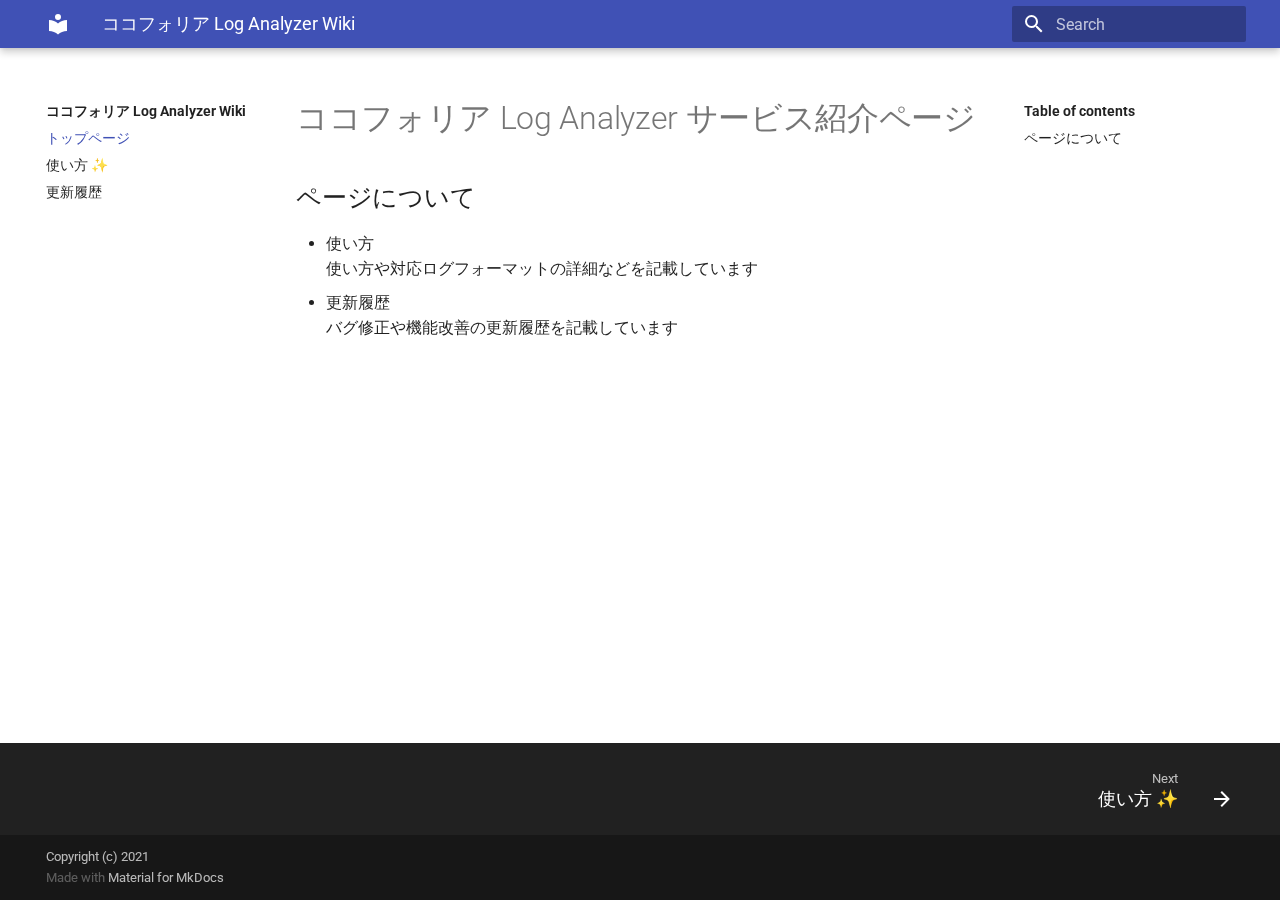
<file: index.html>
<!doctype html>
<html lang="en" class="no-js">
  <head>
    
      <meta charset="utf-8">
      <meta name="viewport" content="width=device-width,initial-scale=1">
      
        <meta name="description" content="ココフォリア Log Analyzer Wiki">
      
      
      
        <meta name="author" content="kit_systemyou">
      
      
        <link rel="canonical" href="https://kitsystemyou.github.io/ccf-log-parse/">
      
      <link rel="icon" href="assets/images/favicon.png">
      <meta name="generator" content="mkdocs-1.2.2, mkdocs-material-7.3.2">
    
    
      
        <title>ココフォリア Log Analyzer Wiki</title>
      
    
    
      <link rel="stylesheet" href="assets/stylesheets/main.24c991ad.min.css">
      
        
        <link rel="stylesheet" href="assets/stylesheets/palette.3f5d1f46.min.css">
        
      
    
    
    
      
        
        <link rel="preconnect" href="https://fonts.gstatic.com" crossorigin>
        <link rel="stylesheet" href="https://fonts.googleapis.com/css?family=Roboto:300,400,400i,700%7CRoboto+Mono&display=fallback">
        <style>:root{--md-text-font-family:"Roboto";--md-code-font-family:"Roboto Mono"}</style>
      
    
    
    
      <link rel="stylesheet" href="https://maxcdn.bootstrapcdn.com/font-awesome/4.6.1/css/font-awesome.min.css">
    
    
      


    
    
  </head>
  
  
    
    
    
    
    
    <body dir="ltr" data-md-color-scheme="" data-md-color-primary="none" data-md-color-accent="none">
  
    
    <script>function __prefix(e){return new URL(".",location).pathname+"."+e}function __get(e,t=localStorage){return JSON.parse(t.getItem(__prefix(e)))}</script>
    
    <input class="md-toggle" data-md-toggle="drawer" type="checkbox" id="__drawer" autocomplete="off">
    <input class="md-toggle" data-md-toggle="search" type="checkbox" id="__search" autocomplete="off">
    <label class="md-overlay" for="__drawer"></label>
    <div data-md-component="skip">
      
        
        <a href="#log-analyzer" class="md-skip">
          Skip to content
        </a>
      
    </div>
    <div data-md-component="announce">
      
    </div>
    
      

<header class="md-header" data-md-component="header">
  <nav class="md-header__inner md-grid" aria-label="Header">
    <a href="." title="ココフォリア Log Analyzer Wiki" class="md-header__button md-logo" aria-label="ココフォリア Log Analyzer Wiki" data-md-component="logo">
      
  
  <svg xmlns="http://www.w3.org/2000/svg" viewBox="0 0 24 24"><path d="M12 8a3 3 0 0 0 3-3 3 3 0 0 0-3-3 3 3 0 0 0-3 3 3 3 0 0 0 3 3m0 3.54C9.64 9.35 6.5 8 3 8v11c3.5 0 6.64 1.35 9 3.54 2.36-2.19 5.5-3.54 9-3.54V8c-3.5 0-6.64 1.35-9 3.54z"/></svg>

    </a>
    <label class="md-header__button md-icon" for="__drawer">
      <svg xmlns="http://www.w3.org/2000/svg" viewBox="0 0 24 24"><path d="M3 6h18v2H3V6m0 5h18v2H3v-2m0 5h18v2H3v-2z"/></svg>
    </label>
    <div class="md-header__title" data-md-component="header-title">
      <div class="md-header__ellipsis">
        <div class="md-header__topic">
          <span class="md-ellipsis">
            ココフォリア Log Analyzer Wiki
          </span>
        </div>
        <div class="md-header__topic" data-md-component="header-topic">
          <span class="md-ellipsis">
            
              トップページ
            
          </span>
        </div>
      </div>
    </div>
    
    
    
      <label class="md-header__button md-icon" for="__search">
        <svg xmlns="http://www.w3.org/2000/svg" viewBox="0 0 24 24"><path d="M9.5 3A6.5 6.5 0 0 1 16 9.5c0 1.61-.59 3.09-1.56 4.23l.27.27h.79l5 5-1.5 1.5-5-5v-.79l-.27-.27A6.516 6.516 0 0 1 9.5 16 6.5 6.5 0 0 1 3 9.5 6.5 6.5 0 0 1 9.5 3m0 2C7 5 5 7 5 9.5S7 14 9.5 14 14 12 14 9.5 12 5 9.5 5z"/></svg>
      </label>
      
<div class="md-search" data-md-component="search" role="dialog">
  <label class="md-search__overlay" for="__search"></label>
  <div class="md-search__inner" role="search">
    <form class="md-search__form" name="search">
      <input type="text" class="md-search__input" name="query" aria-label="Search" placeholder="Search" autocapitalize="off" autocorrect="off" autocomplete="off" spellcheck="false" data-md-component="search-query" required>
      <label class="md-search__icon md-icon" for="__search">
        <svg xmlns="http://www.w3.org/2000/svg" viewBox="0 0 24 24"><path d="M9.5 3A6.5 6.5 0 0 1 16 9.5c0 1.61-.59 3.09-1.56 4.23l.27.27h.79l5 5-1.5 1.5-5-5v-.79l-.27-.27A6.516 6.516 0 0 1 9.5 16 6.5 6.5 0 0 1 3 9.5 6.5 6.5 0 0 1 9.5 3m0 2C7 5 5 7 5 9.5S7 14 9.5 14 14 12 14 9.5 12 5 9.5 5z"/></svg>
        <svg xmlns="http://www.w3.org/2000/svg" viewBox="0 0 24 24"><path d="M20 11v2H8l5.5 5.5-1.42 1.42L4.16 12l7.92-7.92L13.5 5.5 8 11h12z"/></svg>
      </label>
      <nav class="md-search__options" aria-label="Search">
        
        <button type="reset" class="md-search__icon md-icon" aria-label="Clear" tabindex="-1">
          <svg xmlns="http://www.w3.org/2000/svg" viewBox="0 0 24 24"><path d="M19 6.41 17.59 5 12 10.59 6.41 5 5 6.41 10.59 12 5 17.59 6.41 19 12 13.41 17.59 19 19 17.59 13.41 12 19 6.41z"/></svg>
        </button>
      </nav>
      
    </form>
    <div class="md-search__output">
      <div class="md-search__scrollwrap" data-md-scrollfix>
        <div class="md-search-result" data-md-component="search-result">
          <div class="md-search-result__meta">
            Initializing search
          </div>
          <ol class="md-search-result__list"></ol>
        </div>
      </div>
    </div>
  </div>
</div>
    
    
  </nav>
  
</header>
    
    <div class="md-container" data-md-component="container">
      
      
        
          
        
      
      <main class="md-main" data-md-component="main">
        <div class="md-main__inner md-grid">
          
            
              
              <div class="md-sidebar md-sidebar--primary" data-md-component="sidebar" data-md-type="navigation" >
                <div class="md-sidebar__scrollwrap">
                  <div class="md-sidebar__inner">
                    


<nav class="md-nav md-nav--primary" aria-label="Navigation" data-md-level="0">
  <label class="md-nav__title" for="__drawer">
    <a href="." title="ココフォリア Log Analyzer Wiki" class="md-nav__button md-logo" aria-label="ココフォリア Log Analyzer Wiki" data-md-component="logo">
      
  
  <svg xmlns="http://www.w3.org/2000/svg" viewBox="0 0 24 24"><path d="M12 8a3 3 0 0 0 3-3 3 3 0 0 0-3-3 3 3 0 0 0-3 3 3 3 0 0 0 3 3m0 3.54C9.64 9.35 6.5 8 3 8v11c3.5 0 6.64 1.35 9 3.54 2.36-2.19 5.5-3.54 9-3.54V8c-3.5 0-6.64 1.35-9 3.54z"/></svg>

    </a>
    ココフォリア Log Analyzer Wiki
  </label>
  
  <ul class="md-nav__list" data-md-scrollfix>
    
      
      
      

  
  
    
  
  
    <li class="md-nav__item md-nav__item--active">
      
      <input class="md-nav__toggle md-toggle" data-md-toggle="toc" type="checkbox" id="__toc">
      
      
        
      
      
        <label class="md-nav__link md-nav__link--active" for="__toc">
          トップページ
          <span class="md-nav__icon md-icon"></span>
        </label>
      
      <a href="." class="md-nav__link md-nav__link--active">
        トップページ
      </a>
      
        
<nav class="md-nav md-nav--secondary" aria-label="Table of contents">
  
  
  
    
  
  
    <label class="md-nav__title" for="__toc">
      <span class="md-nav__icon md-icon"></span>
      Table of contents
    </label>
    <ul class="md-nav__list" data-md-component="toc" data-md-scrollfix>
      
        <li class="md-nav__item">
  <a href="#_1" class="md-nav__link">
    ページについて
  </a>
  
</li>
      
    </ul>
  
</nav>
      
    </li>
  

    
      
      
      

  
  
  
    <li class="md-nav__item">
      <a href="usage/" class="md-nav__link">
        使い方 ✨
      </a>
    </li>
  

    
      
      
      

  
  
  
    <li class="md-nav__item">
      <a href="update_log/" class="md-nav__link">
        更新履歴
      </a>
    </li>
  

    
  </ul>
</nav>
                  </div>
                </div>
              </div>
            
            
              
              <div class="md-sidebar md-sidebar--secondary" data-md-component="sidebar" data-md-type="toc" >
                <div class="md-sidebar__scrollwrap">
                  <div class="md-sidebar__inner">
                    
<nav class="md-nav md-nav--secondary" aria-label="Table of contents">
  
  
  
    
  
  
    <label class="md-nav__title" for="__toc">
      <span class="md-nav__icon md-icon"></span>
      Table of contents
    </label>
    <ul class="md-nav__list" data-md-component="toc" data-md-scrollfix>
      
        <li class="md-nav__item">
  <a href="#_1" class="md-nav__link">
    ページについて
  </a>
  
</li>
      
    </ul>
  
</nav>
                  </div>
                </div>
              </div>
            
          
          <div class="md-content" data-md-component="content">
            <article class="md-content__inner md-typeset">
              
                
                
                <h1 id="log-analyzer">ココフォリア Log Analyzer サービス紹介ページ</h1>
<h2 id="_1">ページについて</h2>
<ul>
<li>使い方<br />
使い方や対応ログフォーマットの詳細などを記載しています</li>
<li>更新履歴<br />
バグ修正や機能改善の更新履歴を記載しています</li>
</ul>
                
              
              
                


              
            </article>
          </div>
        </div>
        
      </main>
      
        
<footer class="md-footer">
  
    <nav class="md-footer__inner md-grid" aria-label="Footer">
      
      
        
        <a href="usage/" class="md-footer__link md-footer__link--next" aria-label="Next: 使い方 ✨" rel="next">
          <div class="md-footer__title">
            <div class="md-ellipsis">
              <span class="md-footer__direction">
                Next
              </span>
              使い方 ✨
            </div>
          </div>
          <div class="md-footer__button md-icon">
            <svg xmlns="http://www.w3.org/2000/svg" viewBox="0 0 24 24"><path d="M4 11v2h12l-5.5 5.5 1.42 1.42L19.84 12l-7.92-7.92L10.5 5.5 16 11H4z"/></svg>
          </div>
        </a>
      
    </nav>
  
  <div class="md-footer-meta md-typeset">
    <div class="md-footer-meta__inner md-grid">
      <div class="md-footer-copyright">
        
          <div class="md-footer-copyright__highlight">
            Copyright (c) 2021
          </div>
        
        
          Made with
          <a href="https://squidfunk.github.io/mkdocs-material/" target="_blank" rel="noopener">
            Material for MkDocs
          </a>
        
        
      </div>
      
    </div>
  </div>
</footer>
      
    </div>
    <div class="md-dialog" data-md-component="dialog">
      <div class="md-dialog__inner md-typeset"></div>
    </div>
    <script id="__config" type="application/json">{"base": ".", "features": [], "translations": {"clipboard.copy": "Copy to clipboard", "clipboard.copied": "Copied to clipboard", "search.config.lang": "en", "search.config.pipeline": "trimmer, stopWordFilter", "search.config.separator": "[\\s\\-]+", "search.placeholder": "Search", "search.result.placeholder": "Type to start searching", "search.result.none": "No matching documents", "search.result.one": "1 matching document", "search.result.other": "# matching documents", "search.result.more.one": "1 more on this page", "search.result.more.other": "# more on this page", "search.result.term.missing": "Missing", "select.version.title": "Select version"}, "search": "assets/javascripts/workers/search.e99e714c.min.js", "version": null}</script>
    
    
      <script src="assets/javascripts/bundle.bc35569b.min.js"></script>
      
    
  </body>
</html>
</file>
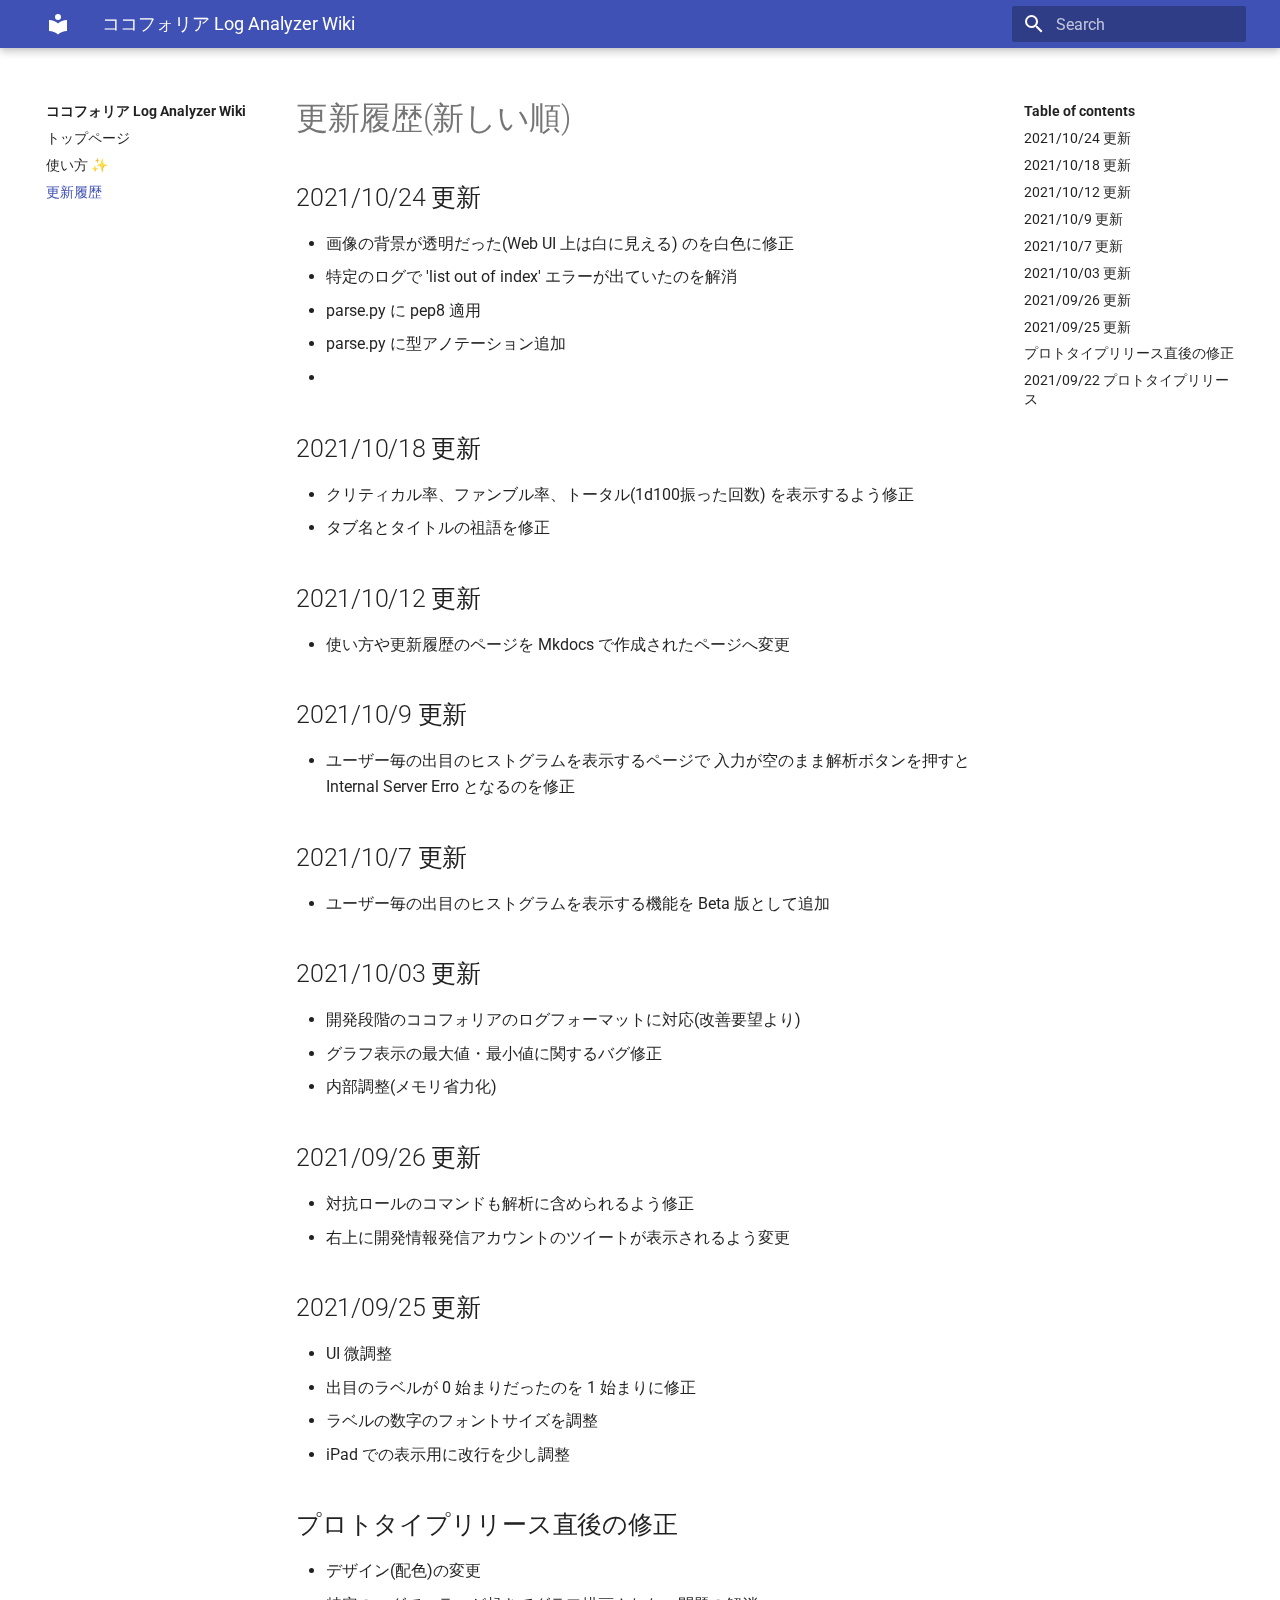
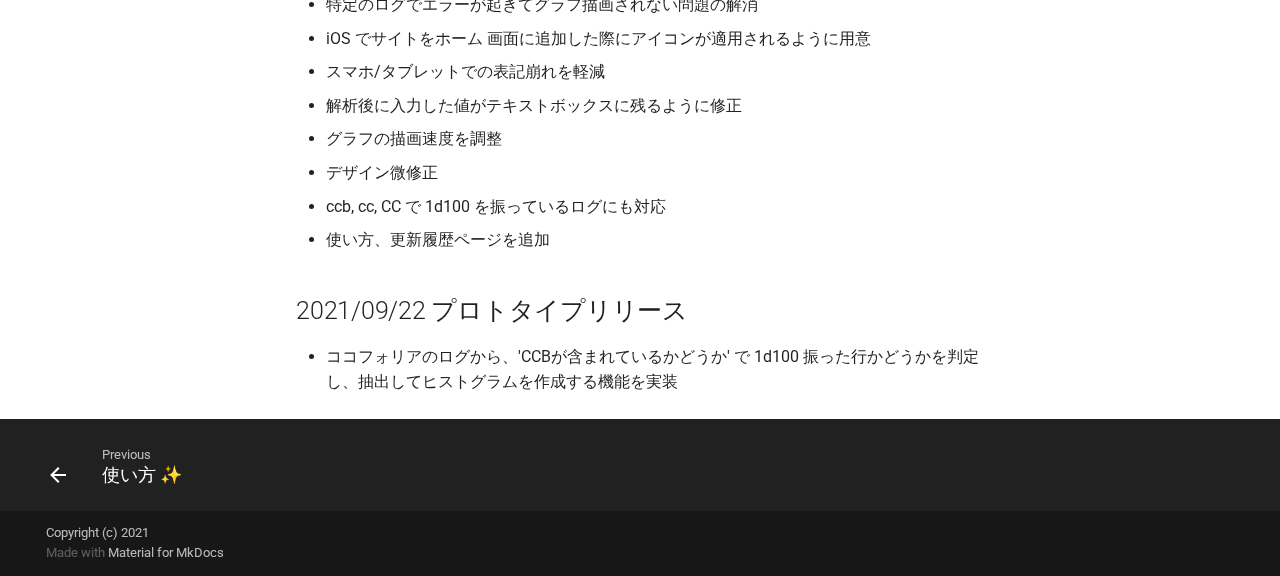
<file: update_log/index.html>
<!doctype html>
<html lang="en" class="no-js">
  <head>
    
      <meta charset="utf-8">
      <meta name="viewport" content="width=device-width,initial-scale=1">
      
        <meta name="description" content="ココフォリア Log Analyzer Wiki">
      
      
      
        <meta name="author" content="kit_systemyou">
      
      
        <link rel="canonical" href="https://kitsystemyou.github.io/ccf-log-parse/update_log/">
      
      <link rel="icon" href="../assets/images/favicon.png">
      <meta name="generator" content="mkdocs-1.2.2, mkdocs-material-7.3.2">
    
    
      
        <title>更新履歴 - ココフォリア Log Analyzer Wiki</title>
      
    
    
      <link rel="stylesheet" href="../assets/stylesheets/main.24c991ad.min.css">
      
        
        <link rel="stylesheet" href="../assets/stylesheets/palette.3f5d1f46.min.css">
        
      
    
    
    
      
        
        <link rel="preconnect" href="https://fonts.gstatic.com" crossorigin>
        <link rel="stylesheet" href="https://fonts.googleapis.com/css?family=Roboto:300,400,400i,700%7CRoboto+Mono&display=fallback">
        <style>:root{--md-text-font-family:"Roboto";--md-code-font-family:"Roboto Mono"}</style>
      
    
    
    
      <link rel="stylesheet" href="https://maxcdn.bootstrapcdn.com/font-awesome/4.6.1/css/font-awesome.min.css">
    
    
      


    
    
  </head>
  
  
    
    
    
    
    
    <body dir="ltr" data-md-color-scheme="" data-md-color-primary="none" data-md-color-accent="none">
  
    
    <script>function __prefix(e){return new URL("..",location).pathname+"."+e}function __get(e,t=localStorage){return JSON.parse(t.getItem(__prefix(e)))}</script>
    
    <input class="md-toggle" data-md-toggle="drawer" type="checkbox" id="__drawer" autocomplete="off">
    <input class="md-toggle" data-md-toggle="search" type="checkbox" id="__search" autocomplete="off">
    <label class="md-overlay" for="__drawer"></label>
    <div data-md-component="skip">
      
        
        <a href="#_1" class="md-skip">
          Skip to content
        </a>
      
    </div>
    <div data-md-component="announce">
      
    </div>
    
      

<header class="md-header" data-md-component="header">
  <nav class="md-header__inner md-grid" aria-label="Header">
    <a href=".." title="ココフォリア Log Analyzer Wiki" class="md-header__button md-logo" aria-label="ココフォリア Log Analyzer Wiki" data-md-component="logo">
      
  
  <svg xmlns="http://www.w3.org/2000/svg" viewBox="0 0 24 24"><path d="M12 8a3 3 0 0 0 3-3 3 3 0 0 0-3-3 3 3 0 0 0-3 3 3 3 0 0 0 3 3m0 3.54C9.64 9.35 6.5 8 3 8v11c3.5 0 6.64 1.35 9 3.54 2.36-2.19 5.5-3.54 9-3.54V8c-3.5 0-6.64 1.35-9 3.54z"/></svg>

    </a>
    <label class="md-header__button md-icon" for="__drawer">
      <svg xmlns="http://www.w3.org/2000/svg" viewBox="0 0 24 24"><path d="M3 6h18v2H3V6m0 5h18v2H3v-2m0 5h18v2H3v-2z"/></svg>
    </label>
    <div class="md-header__title" data-md-component="header-title">
      <div class="md-header__ellipsis">
        <div class="md-header__topic">
          <span class="md-ellipsis">
            ココフォリア Log Analyzer Wiki
          </span>
        </div>
        <div class="md-header__topic" data-md-component="header-topic">
          <span class="md-ellipsis">
            
              更新履歴
            
          </span>
        </div>
      </div>
    </div>
    
    
    
      <label class="md-header__button md-icon" for="__search">
        <svg xmlns="http://www.w3.org/2000/svg" viewBox="0 0 24 24"><path d="M9.5 3A6.5 6.5 0 0 1 16 9.5c0 1.61-.59 3.09-1.56 4.23l.27.27h.79l5 5-1.5 1.5-5-5v-.79l-.27-.27A6.516 6.516 0 0 1 9.5 16 6.5 6.5 0 0 1 3 9.5 6.5 6.5 0 0 1 9.5 3m0 2C7 5 5 7 5 9.5S7 14 9.5 14 14 12 14 9.5 12 5 9.5 5z"/></svg>
      </label>
      
<div class="md-search" data-md-component="search" role="dialog">
  <label class="md-search__overlay" for="__search"></label>
  <div class="md-search__inner" role="search">
    <form class="md-search__form" name="search">
      <input type="text" class="md-search__input" name="query" aria-label="Search" placeholder="Search" autocapitalize="off" autocorrect="off" autocomplete="off" spellcheck="false" data-md-component="search-query" required>
      <label class="md-search__icon md-icon" for="__search">
        <svg xmlns="http://www.w3.org/2000/svg" viewBox="0 0 24 24"><path d="M9.5 3A6.5 6.5 0 0 1 16 9.5c0 1.61-.59 3.09-1.56 4.23l.27.27h.79l5 5-1.5 1.5-5-5v-.79l-.27-.27A6.516 6.516 0 0 1 9.5 16 6.5 6.5 0 0 1 3 9.5 6.5 6.5 0 0 1 9.5 3m0 2C7 5 5 7 5 9.5S7 14 9.5 14 14 12 14 9.5 12 5 9.5 5z"/></svg>
        <svg xmlns="http://www.w3.org/2000/svg" viewBox="0 0 24 24"><path d="M20 11v2H8l5.5 5.5-1.42 1.42L4.16 12l7.92-7.92L13.5 5.5 8 11h12z"/></svg>
      </label>
      <nav class="md-search__options" aria-label="Search">
        
        <button type="reset" class="md-search__icon md-icon" aria-label="Clear" tabindex="-1">
          <svg xmlns="http://www.w3.org/2000/svg" viewBox="0 0 24 24"><path d="M19 6.41 17.59 5 12 10.59 6.41 5 5 6.41 10.59 12 5 17.59 6.41 19 12 13.41 17.59 19 19 17.59 13.41 12 19 6.41z"/></svg>
        </button>
      </nav>
      
    </form>
    <div class="md-search__output">
      <div class="md-search__scrollwrap" data-md-scrollfix>
        <div class="md-search-result" data-md-component="search-result">
          <div class="md-search-result__meta">
            Initializing search
          </div>
          <ol class="md-search-result__list"></ol>
        </div>
      </div>
    </div>
  </div>
</div>
    
    
  </nav>
  
</header>
    
    <div class="md-container" data-md-component="container">
      
      
        
          
        
      
      <main class="md-main" data-md-component="main">
        <div class="md-main__inner md-grid">
          
            
              
              <div class="md-sidebar md-sidebar--primary" data-md-component="sidebar" data-md-type="navigation" >
                <div class="md-sidebar__scrollwrap">
                  <div class="md-sidebar__inner">
                    


<nav class="md-nav md-nav--primary" aria-label="Navigation" data-md-level="0">
  <label class="md-nav__title" for="__drawer">
    <a href=".." title="ココフォリア Log Analyzer Wiki" class="md-nav__button md-logo" aria-label="ココフォリア Log Analyzer Wiki" data-md-component="logo">
      
  
  <svg xmlns="http://www.w3.org/2000/svg" viewBox="0 0 24 24"><path d="M12 8a3 3 0 0 0 3-3 3 3 0 0 0-3-3 3 3 0 0 0-3 3 3 3 0 0 0 3 3m0 3.54C9.64 9.35 6.5 8 3 8v11c3.5 0 6.64 1.35 9 3.54 2.36-2.19 5.5-3.54 9-3.54V8c-3.5 0-6.64 1.35-9 3.54z"/></svg>

    </a>
    ココフォリア Log Analyzer Wiki
  </label>
  
  <ul class="md-nav__list" data-md-scrollfix>
    
      
      
      

  
  
  
    <li class="md-nav__item">
      <a href=".." class="md-nav__link">
        トップページ
      </a>
    </li>
  

    
      
      
      

  
  
  
    <li class="md-nav__item">
      <a href="../usage/" class="md-nav__link">
        使い方 ✨
      </a>
    </li>
  

    
      
      
      

  
  
    
  
  
    <li class="md-nav__item md-nav__item--active">
      
      <input class="md-nav__toggle md-toggle" data-md-toggle="toc" type="checkbox" id="__toc">
      
      
        
      
      
        <label class="md-nav__link md-nav__link--active" for="__toc">
          更新履歴
          <span class="md-nav__icon md-icon"></span>
        </label>
      
      <a href="./" class="md-nav__link md-nav__link--active">
        更新履歴
      </a>
      
        
<nav class="md-nav md-nav--secondary" aria-label="Table of contents">
  
  
  
    
  
  
    <label class="md-nav__title" for="__toc">
      <span class="md-nav__icon md-icon"></span>
      Table of contents
    </label>
    <ul class="md-nav__list" data-md-component="toc" data-md-scrollfix>
      
        <li class="md-nav__item">
  <a href="#20211024" class="md-nav__link">
    2021/10/24 更新
  </a>
  
</li>
      
        <li class="md-nav__item">
  <a href="#20211018" class="md-nav__link">
    2021/10/18 更新
  </a>
  
</li>
      
        <li class="md-nav__item">
  <a href="#20211012" class="md-nav__link">
    2021/10/12 更新
  </a>
  
</li>
      
        <li class="md-nav__item">
  <a href="#2021109" class="md-nav__link">
    2021/10/9 更新
  </a>
  
</li>
      
        <li class="md-nav__item">
  <a href="#2021107" class="md-nav__link">
    2021/10/7 更新
  </a>
  
</li>
      
        <li class="md-nav__item">
  <a href="#20211003" class="md-nav__link">
    2021/10/03 更新
  </a>
  
</li>
      
        <li class="md-nav__item">
  <a href="#20210926" class="md-nav__link">
    2021/09/26 更新
  </a>
  
</li>
      
        <li class="md-nav__item">
  <a href="#20210925" class="md-nav__link">
    2021/09/25 更新
  </a>
  
</li>
      
        <li class="md-nav__item">
  <a href="#_2" class="md-nav__link">
    プロトタイプリリース直後の修正
  </a>
  
</li>
      
        <li class="md-nav__item">
  <a href="#20210922" class="md-nav__link">
    2021/09/22 プロトタイプリリース
  </a>
  
</li>
      
    </ul>
  
</nav>
      
    </li>
  

    
  </ul>
</nav>
                  </div>
                </div>
              </div>
            
            
              
              <div class="md-sidebar md-sidebar--secondary" data-md-component="sidebar" data-md-type="toc" >
                <div class="md-sidebar__scrollwrap">
                  <div class="md-sidebar__inner">
                    
<nav class="md-nav md-nav--secondary" aria-label="Table of contents">
  
  
  
    
  
  
    <label class="md-nav__title" for="__toc">
      <span class="md-nav__icon md-icon"></span>
      Table of contents
    </label>
    <ul class="md-nav__list" data-md-component="toc" data-md-scrollfix>
      
        <li class="md-nav__item">
  <a href="#20211024" class="md-nav__link">
    2021/10/24 更新
  </a>
  
</li>
      
        <li class="md-nav__item">
  <a href="#20211018" class="md-nav__link">
    2021/10/18 更新
  </a>
  
</li>
      
        <li class="md-nav__item">
  <a href="#20211012" class="md-nav__link">
    2021/10/12 更新
  </a>
  
</li>
      
        <li class="md-nav__item">
  <a href="#2021109" class="md-nav__link">
    2021/10/9 更新
  </a>
  
</li>
      
        <li class="md-nav__item">
  <a href="#2021107" class="md-nav__link">
    2021/10/7 更新
  </a>
  
</li>
      
        <li class="md-nav__item">
  <a href="#20211003" class="md-nav__link">
    2021/10/03 更新
  </a>
  
</li>
      
        <li class="md-nav__item">
  <a href="#20210926" class="md-nav__link">
    2021/09/26 更新
  </a>
  
</li>
      
        <li class="md-nav__item">
  <a href="#20210925" class="md-nav__link">
    2021/09/25 更新
  </a>
  
</li>
      
        <li class="md-nav__item">
  <a href="#_2" class="md-nav__link">
    プロトタイプリリース直後の修正
  </a>
  
</li>
      
        <li class="md-nav__item">
  <a href="#20210922" class="md-nav__link">
    2021/09/22 プロトタイプリリース
  </a>
  
</li>
      
    </ul>
  
</nav>
                  </div>
                </div>
              </div>
            
          
          <div class="md-content" data-md-component="content">
            <article class="md-content__inner md-typeset">
              
                
                
                <h1 id="_1">更新履歴(新しい順)</h1>
<h2 id="20211024">2021/10/24 更新</h2>
<ul>
<li>画像の背景が透明だった(Web UI 上は白に見える) のを白色に修正</li>
<li>特定のログで 'list out of index' エラーが出ていたのを解消</li>
<li>parse.py に pep8 適用</li>
<li>parse.py に型アノテーション追加</li>
<li></li>
</ul>
<h2 id="20211018">2021/10/18 更新</h2>
<ul>
<li>クリティカル率、ファンブル率、トータル(1d100振った回数) を表示するよう修正</li>
<li>タブ名とタイトルの祖語を修正</li>
</ul>
<h2 id="20211012">2021/10/12 更新</h2>
<ul>
<li>使い方や更新履歴のページを Mkdocs で作成されたページへ変更</li>
</ul>
<h2 id="2021109">2021/10/9 更新</h2>
<ul>
<li>ユーザー毎の出目のヒストグラムを表示するページで
入力が空のまま解析ボタンを押すと Internal Server Erro となるのを修正</li>
</ul>
<h2 id="2021107">2021/10/7 更新</h2>
<ul>
<li>ユーザー毎の出目のヒストグラムを表示する機能を Beta 版として追加</li>
</ul>
<h2 id="20211003">2021/10/03 更新</h2>
<ul>
<li>開発段階のココフォリアのログフォーマットに対応(改善要望より)</li>
<li>グラフ表示の最大値・最小値に関するバグ修正</li>
<li>内部調整(メモリ省力化)</li>
</ul>
<h2 id="20210926">2021/09/26 更新</h2>
<ul>
<li>対抗ロールのコマンドも解析に含められるよう修正</li>
<li>右上に開発情報発信アカウントのツイートが表示されるよう変更</li>
</ul>
<h2 id="20210925">2021/09/25 更新</h2>
<ul>
<li>UI 微調整</li>
<li>出目のラベルが 0 始まりだったのを 1 始まりに修正</li>
<li>ラベルの数字のフォントサイズを調整</li>
<li>iPad での表示用に改行を少し調整</li>
</ul>
<h2 id="_2">プロトタイプリリース直後の修正</h2>
<ul>
<li>デザイン(配色)の変更</li>
<li>特定のログでエラーが起きてグラフ描画されない問題の解消</li>
<li>iOS でサイトをホーム 画面に追加した際にアイコンが適用されるように用意</li>
<li>スマホ/タブレットでの表記崩れを軽減</li>
<li>解析後に入力した値がテキストボックスに残るように修正</li>
<li>グラフの描画速度を調整</li>
<li>デザイン微修正</li>
<li>ccb, cc, CC で 1d100 を振っているログにも対応</li>
<li>使い方、更新履歴ページを追加</li>
</ul>
<h2 id="20210922">2021/09/22 プロトタイプリリース</h2>
<ul>
<li>ココフォリアのログから、'CCBが含まれているかどうか' で 1d100 振った行かどうかを判定し、抽出してヒストグラムを作成する機能を実装</li>
</ul>
                
              
              
                


              
            </article>
          </div>
        </div>
        
      </main>
      
        
<footer class="md-footer">
  
    <nav class="md-footer__inner md-grid" aria-label="Footer">
      
        
        <a href="../usage/" class="md-footer__link md-footer__link--prev" aria-label="Previous: 使い方 ✨" rel="prev">
          <div class="md-footer__button md-icon">
            <svg xmlns="http://www.w3.org/2000/svg" viewBox="0 0 24 24"><path d="M20 11v2H8l5.5 5.5-1.42 1.42L4.16 12l7.92-7.92L13.5 5.5 8 11h12z"/></svg>
          </div>
          <div class="md-footer__title">
            <div class="md-ellipsis">
              <span class="md-footer__direction">
                Previous
              </span>
              使い方 ✨
            </div>
          </div>
        </a>
      
      
    </nav>
  
  <div class="md-footer-meta md-typeset">
    <div class="md-footer-meta__inner md-grid">
      <div class="md-footer-copyright">
        
          <div class="md-footer-copyright__highlight">
            Copyright (c) 2021
          </div>
        
        
          Made with
          <a href="https://squidfunk.github.io/mkdocs-material/" target="_blank" rel="noopener">
            Material for MkDocs
          </a>
        
        
      </div>
      
    </div>
  </div>
</footer>
      
    </div>
    <div class="md-dialog" data-md-component="dialog">
      <div class="md-dialog__inner md-typeset"></div>
    </div>
    <script id="__config" type="application/json">{"base": "..", "features": [], "translations": {"clipboard.copy": "Copy to clipboard", "clipboard.copied": "Copied to clipboard", "search.config.lang": "en", "search.config.pipeline": "trimmer, stopWordFilter", "search.config.separator": "[\\s\\-]+", "search.placeholder": "Search", "search.result.placeholder": "Type to start searching", "search.result.none": "No matching documents", "search.result.one": "1 matching document", "search.result.other": "# matching documents", "search.result.more.one": "1 more on this page", "search.result.more.other": "# more on this page", "search.result.term.missing": "Missing", "select.version.title": "Select version"}, "search": "../assets/javascripts/workers/search.e99e714c.min.js", "version": null}</script>
    
    
      <script src="../assets/javascripts/bundle.bc35569b.min.js"></script>
      
    
  </body>
</html>
</file>
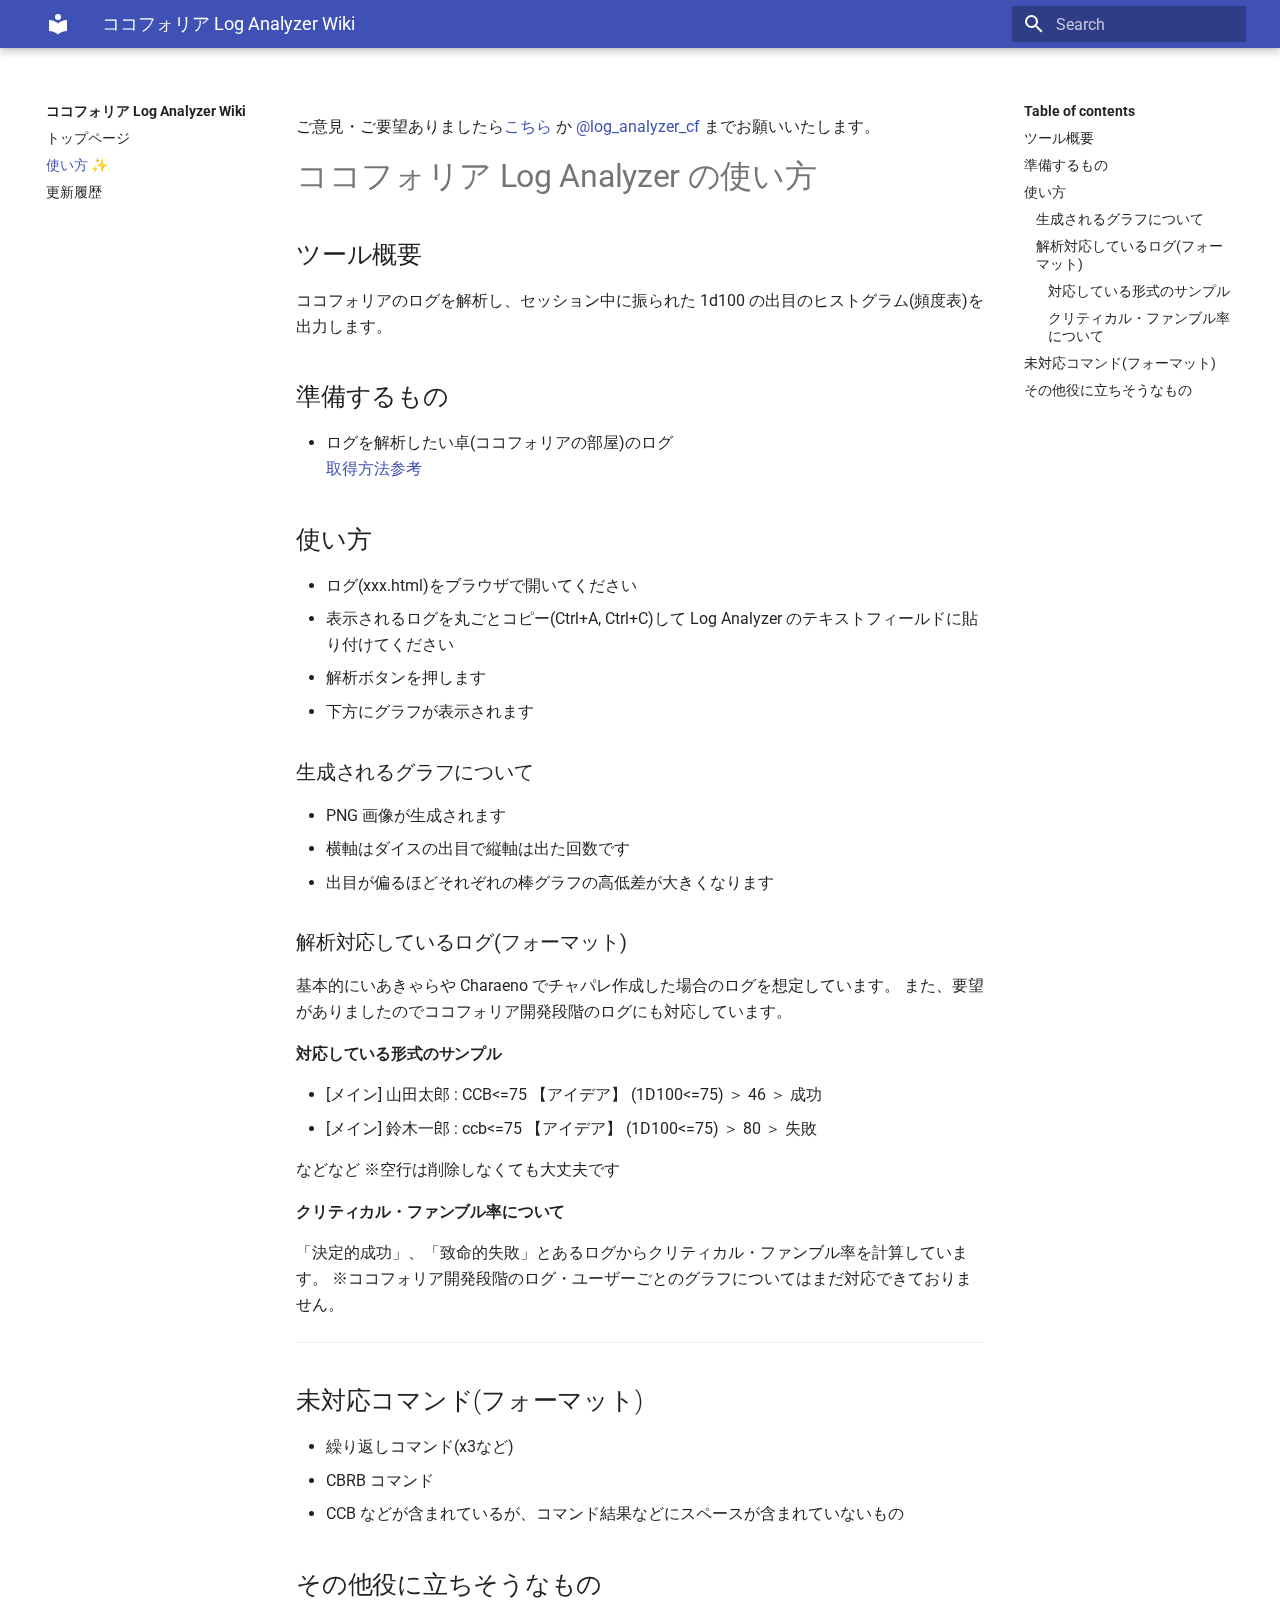
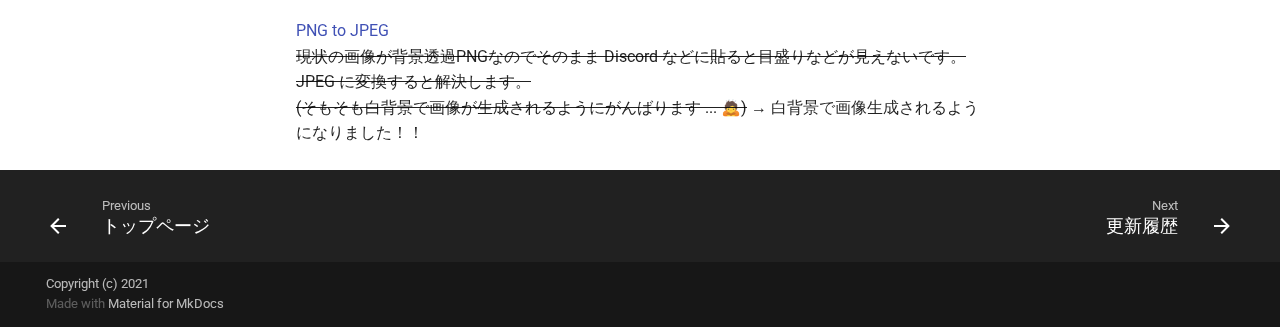
<file: usage/index.html>
<!doctype html>
<html lang="en" class="no-js">
  <head>
    
      <meta charset="utf-8">
      <meta name="viewport" content="width=device-width,initial-scale=1">
      
        <meta name="description" content="ココフォリア Log Analyzer Wiki">
      
      
      
        <meta name="author" content="kit_systemyou">
      
      
        <link rel="canonical" href="https://kitsystemyou.github.io/ccf-log-parse/usage/">
      
      <link rel="icon" href="../assets/images/favicon.png">
      <meta name="generator" content="mkdocs-1.2.2, mkdocs-material-7.3.2">
    
    
      
        <title>使い方 ✨ - ココフォリア Log Analyzer Wiki</title>
      
    
    
      <link rel="stylesheet" href="../assets/stylesheets/main.24c991ad.min.css">
      
        
        <link rel="stylesheet" href="../assets/stylesheets/palette.3f5d1f46.min.css">
        
      
    
    
    
      
        
        <link rel="preconnect" href="https://fonts.gstatic.com" crossorigin>
        <link rel="stylesheet" href="https://fonts.googleapis.com/css?family=Roboto:300,400,400i,700%7CRoboto+Mono&display=fallback">
        <style>:root{--md-text-font-family:"Roboto";--md-code-font-family:"Roboto Mono"}</style>
      
    
    
    
      <link rel="stylesheet" href="https://maxcdn.bootstrapcdn.com/font-awesome/4.6.1/css/font-awesome.min.css">
    
    
      


    
    
  </head>
  
  
    
    
    
    
    
    <body dir="ltr" data-md-color-scheme="" data-md-color-primary="none" data-md-color-accent="none">
  
    
    <script>function __prefix(e){return new URL("..",location).pathname+"."+e}function __get(e,t=localStorage){return JSON.parse(t.getItem(__prefix(e)))}</script>
    
    <input class="md-toggle" data-md-toggle="drawer" type="checkbox" id="__drawer" autocomplete="off">
    <input class="md-toggle" data-md-toggle="search" type="checkbox" id="__search" autocomplete="off">
    <label class="md-overlay" for="__drawer"></label>
    <div data-md-component="skip">
      
        
        <a href="#log-analyzer" class="md-skip">
          Skip to content
        </a>
      
    </div>
    <div data-md-component="announce">
      
    </div>
    
      

<header class="md-header" data-md-component="header">
  <nav class="md-header__inner md-grid" aria-label="Header">
    <a href=".." title="ココフォリア Log Analyzer Wiki" class="md-header__button md-logo" aria-label="ココフォリア Log Analyzer Wiki" data-md-component="logo">
      
  
  <svg xmlns="http://www.w3.org/2000/svg" viewBox="0 0 24 24"><path d="M12 8a3 3 0 0 0 3-3 3 3 0 0 0-3-3 3 3 0 0 0-3 3 3 3 0 0 0 3 3m0 3.54C9.64 9.35 6.5 8 3 8v11c3.5 0 6.64 1.35 9 3.54 2.36-2.19 5.5-3.54 9-3.54V8c-3.5 0-6.64 1.35-9 3.54z"/></svg>

    </a>
    <label class="md-header__button md-icon" for="__drawer">
      <svg xmlns="http://www.w3.org/2000/svg" viewBox="0 0 24 24"><path d="M3 6h18v2H3V6m0 5h18v2H3v-2m0 5h18v2H3v-2z"/></svg>
    </label>
    <div class="md-header__title" data-md-component="header-title">
      <div class="md-header__ellipsis">
        <div class="md-header__topic">
          <span class="md-ellipsis">
            ココフォリア Log Analyzer Wiki
          </span>
        </div>
        <div class="md-header__topic" data-md-component="header-topic">
          <span class="md-ellipsis">
            
              使い方 ✨
            
          </span>
        </div>
      </div>
    </div>
    
    
    
      <label class="md-header__button md-icon" for="__search">
        <svg xmlns="http://www.w3.org/2000/svg" viewBox="0 0 24 24"><path d="M9.5 3A6.5 6.5 0 0 1 16 9.5c0 1.61-.59 3.09-1.56 4.23l.27.27h.79l5 5-1.5 1.5-5-5v-.79l-.27-.27A6.516 6.516 0 0 1 9.5 16 6.5 6.5 0 0 1 3 9.5 6.5 6.5 0 0 1 9.5 3m0 2C7 5 5 7 5 9.5S7 14 9.5 14 14 12 14 9.5 12 5 9.5 5z"/></svg>
      </label>
      
<div class="md-search" data-md-component="search" role="dialog">
  <label class="md-search__overlay" for="__search"></label>
  <div class="md-search__inner" role="search">
    <form class="md-search__form" name="search">
      <input type="text" class="md-search__input" name="query" aria-label="Search" placeholder="Search" autocapitalize="off" autocorrect="off" autocomplete="off" spellcheck="false" data-md-component="search-query" required>
      <label class="md-search__icon md-icon" for="__search">
        <svg xmlns="http://www.w3.org/2000/svg" viewBox="0 0 24 24"><path d="M9.5 3A6.5 6.5 0 0 1 16 9.5c0 1.61-.59 3.09-1.56 4.23l.27.27h.79l5 5-1.5 1.5-5-5v-.79l-.27-.27A6.516 6.516 0 0 1 9.5 16 6.5 6.5 0 0 1 3 9.5 6.5 6.5 0 0 1 9.5 3m0 2C7 5 5 7 5 9.5S7 14 9.5 14 14 12 14 9.5 12 5 9.5 5z"/></svg>
        <svg xmlns="http://www.w3.org/2000/svg" viewBox="0 0 24 24"><path d="M20 11v2H8l5.5 5.5-1.42 1.42L4.16 12l7.92-7.92L13.5 5.5 8 11h12z"/></svg>
      </label>
      <nav class="md-search__options" aria-label="Search">
        
        <button type="reset" class="md-search__icon md-icon" aria-label="Clear" tabindex="-1">
          <svg xmlns="http://www.w3.org/2000/svg" viewBox="0 0 24 24"><path d="M19 6.41 17.59 5 12 10.59 6.41 5 5 6.41 10.59 12 5 17.59 6.41 19 12 13.41 17.59 19 19 17.59 13.41 12 19 6.41z"/></svg>
        </button>
      </nav>
      
    </form>
    <div class="md-search__output">
      <div class="md-search__scrollwrap" data-md-scrollfix>
        <div class="md-search-result" data-md-component="search-result">
          <div class="md-search-result__meta">
            Initializing search
          </div>
          <ol class="md-search-result__list"></ol>
        </div>
      </div>
    </div>
  </div>
</div>
    
    
  </nav>
  
</header>
    
    <div class="md-container" data-md-component="container">
      
      
        
          
        
      
      <main class="md-main" data-md-component="main">
        <div class="md-main__inner md-grid">
          
            
              
              <div class="md-sidebar md-sidebar--primary" data-md-component="sidebar" data-md-type="navigation" >
                <div class="md-sidebar__scrollwrap">
                  <div class="md-sidebar__inner">
                    


<nav class="md-nav md-nav--primary" aria-label="Navigation" data-md-level="0">
  <label class="md-nav__title" for="__drawer">
    <a href=".." title="ココフォリア Log Analyzer Wiki" class="md-nav__button md-logo" aria-label="ココフォリア Log Analyzer Wiki" data-md-component="logo">
      
  
  <svg xmlns="http://www.w3.org/2000/svg" viewBox="0 0 24 24"><path d="M12 8a3 3 0 0 0 3-3 3 3 0 0 0-3-3 3 3 0 0 0-3 3 3 3 0 0 0 3 3m0 3.54C9.64 9.35 6.5 8 3 8v11c3.5 0 6.64 1.35 9 3.54 2.36-2.19 5.5-3.54 9-3.54V8c-3.5 0-6.64 1.35-9 3.54z"/></svg>

    </a>
    ココフォリア Log Analyzer Wiki
  </label>
  
  <ul class="md-nav__list" data-md-scrollfix>
    
      
      
      

  
  
  
    <li class="md-nav__item">
      <a href=".." class="md-nav__link">
        トップページ
      </a>
    </li>
  

    
      
      
      

  
  
    
  
  
    <li class="md-nav__item md-nav__item--active">
      
      <input class="md-nav__toggle md-toggle" data-md-toggle="toc" type="checkbox" id="__toc">
      
      
        
      
      
        <label class="md-nav__link md-nav__link--active" for="__toc">
          使い方 ✨
          <span class="md-nav__icon md-icon"></span>
        </label>
      
      <a href="./" class="md-nav__link md-nav__link--active">
        使い方 ✨
      </a>
      
        
<nav class="md-nav md-nav--secondary" aria-label="Table of contents">
  
  
  
    
  
  
    <label class="md-nav__title" for="__toc">
      <span class="md-nav__icon md-icon"></span>
      Table of contents
    </label>
    <ul class="md-nav__list" data-md-component="toc" data-md-scrollfix>
      
        <li class="md-nav__item">
  <a href="#_1" class="md-nav__link">
    ツール概要
  </a>
  
</li>
      
        <li class="md-nav__item">
  <a href="#_2" class="md-nav__link">
    準備するもの
  </a>
  
</li>
      
        <li class="md-nav__item">
  <a href="#_3" class="md-nav__link">
    使い方
  </a>
  
    <nav class="md-nav" aria-label="使い方">
      <ul class="md-nav__list">
        
          <li class="md-nav__item">
  <a href="#_4" class="md-nav__link">
    生成されるグラフについて
  </a>
  
</li>
        
          <li class="md-nav__item">
  <a href="#_5" class="md-nav__link">
    解析対応しているログ(フォーマット)
  </a>
  
    <nav class="md-nav" aria-label="解析対応しているログ(フォーマット)">
      <ul class="md-nav__list">
        
          <li class="md-nav__item">
  <a href="#_6" class="md-nav__link">
    対応している形式のサンプル
  </a>
  
</li>
        
          <li class="md-nav__item">
  <a href="#_7" class="md-nav__link">
    クリティカル・ファンブル率について
  </a>
  
</li>
        
      </ul>
    </nav>
  
</li>
        
      </ul>
    </nav>
  
</li>
      
        <li class="md-nav__item">
  <a href="#_8" class="md-nav__link">
    未対応コマンド(フォーマット)
  </a>
  
</li>
      
        <li class="md-nav__item">
  <a href="#_9" class="md-nav__link">
    その他役に立ちそうなもの
  </a>
  
</li>
      
    </ul>
  
</nav>
      
    </li>
  

    
      
      
      

  
  
  
    <li class="md-nav__item">
      <a href="../update_log/" class="md-nav__link">
        更新履歴
      </a>
    </li>
  

    
  </ul>
</nav>
                  </div>
                </div>
              </div>
            
            
              
              <div class="md-sidebar md-sidebar--secondary" data-md-component="sidebar" data-md-type="toc" >
                <div class="md-sidebar__scrollwrap">
                  <div class="md-sidebar__inner">
                    
<nav class="md-nav md-nav--secondary" aria-label="Table of contents">
  
  
  
    
  
  
    <label class="md-nav__title" for="__toc">
      <span class="md-nav__icon md-icon"></span>
      Table of contents
    </label>
    <ul class="md-nav__list" data-md-component="toc" data-md-scrollfix>
      
        <li class="md-nav__item">
  <a href="#_1" class="md-nav__link">
    ツール概要
  </a>
  
</li>
      
        <li class="md-nav__item">
  <a href="#_2" class="md-nav__link">
    準備するもの
  </a>
  
</li>
      
        <li class="md-nav__item">
  <a href="#_3" class="md-nav__link">
    使い方
  </a>
  
    <nav class="md-nav" aria-label="使い方">
      <ul class="md-nav__list">
        
          <li class="md-nav__item">
  <a href="#_4" class="md-nav__link">
    生成されるグラフについて
  </a>
  
</li>
        
          <li class="md-nav__item">
  <a href="#_5" class="md-nav__link">
    解析対応しているログ(フォーマット)
  </a>
  
    <nav class="md-nav" aria-label="解析対応しているログ(フォーマット)">
      <ul class="md-nav__list">
        
          <li class="md-nav__item">
  <a href="#_6" class="md-nav__link">
    対応している形式のサンプル
  </a>
  
</li>
        
          <li class="md-nav__item">
  <a href="#_7" class="md-nav__link">
    クリティカル・ファンブル率について
  </a>
  
</li>
        
      </ul>
    </nav>
  
</li>
        
      </ul>
    </nav>
  
</li>
      
        <li class="md-nav__item">
  <a href="#_8" class="md-nav__link">
    未対応コマンド(フォーマット)
  </a>
  
</li>
      
        <li class="md-nav__item">
  <a href="#_9" class="md-nav__link">
    その他役に立ちそうなもの
  </a>
  
</li>
      
    </ul>
  
</nav>
                  </div>
                </div>
              </div>
            
          
          <div class="md-content" data-md-component="content">
            <article class="md-content__inner md-typeset">
              
                
                
                <p>ご意見・ご要望ありましたら<a href="https://forms.gle/UecN4MjSpGdssVGEA">こちら</a> か <a href="https://twitter.com/log_analyzer_cf">@log_analyzer_cf</a> までお願いいたします。</p>
<h1 id="log-analyzer">ココフォリア <strong>Log Analyzer</strong> の使い方</h1>
<h2 id="_1">ツール概要</h2>
<p>ココフォリアのログを解析し、セッション中に振られた 1d100 の出目のヒストグラム(頻度表)を出力します。  </p>
<h2 id="_2">準備するもの</h2>
<ul>
<li>ログを解析したい卓(ココフォリアの部屋)のログ<br />
<a href="https://seesaawiki.jp/ccfoliamemo/d/%A5%C1%A5%E3%A5%C3%A5%C8%A5%E1%A5%CB%A5%E5%A1%BC#content_3">取得方法参考</a></li>
</ul>
<h2 id="_3">使い方</h2>
<ul>
<li>ログ(xxx.html)をブラウザで開いてください</li>
<li>表示されるログを丸ごとコピー(Ctrl+A, Ctrl+C)して Log Analyzer のテキストフィールドに貼り付けてください</li>
<li>解析ボタンを押します</li>
<li>下方にグラフが表示されます</li>
</ul>
<h3 id="_4">生成されるグラフについて</h3>
<ul>
<li>PNG 画像が生成されます</li>
<li>横軸はダイスの出目で縦軸は出た回数です  </li>
<li>出目が偏るほどそれぞれの棒グラフの高低差が大きくなります</li>
</ul>
<h3 id="_5">解析対応しているログ(フォーマット)</h3>
<p>基本的にいあきゃらや Charaeno でチャパレ作成した場合のログを想定しています。
また、要望がありましたのでココフォリア開発段階のログにも対応しています。</p>
<h4 id="_6">対応している形式のサンプル</h4>
<ul>
<li>[メイン] 山田太郎 : CCB&lt;=75 【アイデア】 (1D100&lt;=75) ＞ 46 ＞ 成功</li>
<li>[メイン] 鈴木一郎 : ccb&lt;=75 【アイデア】 (1D100&lt;=75) ＞ 80 ＞ 失敗</li>
</ul>
<p>などなど
※空行は削除しなくても大丈夫です</p>
<h4 id="_7">クリティカル・ファンブル率について</h4>
<p>「決定的成功」、「致命的失敗」とあるログからクリティカル・ファンブル率を計算しています。
※ココフォリア開発段階のログ・ユーザーごとのグラフについてはまだ対応できておりません。</p>
<hr />
<h2 id="_8">未対応コマンド(フォーマット)</h2>
<ul>
<li>繰り返しコマンド(x3など)</li>
<li>CBRB コマンド</li>
<li>CCB などが含まれているが、コマンド結果などにスペースが含まれていないもの</li>
</ul>
<h2 id="_9">その他役に立ちそうなもの</h2>
<p><a href="https://png2jpg.com/ja/">PNG to JPEG</a><br />
<del>現状の画像が背景透過PNGなのでそのまま Discord などに貼ると目盛りなどが見えないです。JPEG に変換すると解決します。</del><br />
<del>(そもそも白背景で画像が生成されるようにがんばります ... 🙇)</del> → 白背景で画像生成されるようになりました！！</p>
                
              
              
                


              
            </article>
          </div>
        </div>
        
      </main>
      
        
<footer class="md-footer">
  
    <nav class="md-footer__inner md-grid" aria-label="Footer">
      
        
        <a href=".." class="md-footer__link md-footer__link--prev" aria-label="Previous: トップページ" rel="prev">
          <div class="md-footer__button md-icon">
            <svg xmlns="http://www.w3.org/2000/svg" viewBox="0 0 24 24"><path d="M20 11v2H8l5.5 5.5-1.42 1.42L4.16 12l7.92-7.92L13.5 5.5 8 11h12z"/></svg>
          </div>
          <div class="md-footer__title">
            <div class="md-ellipsis">
              <span class="md-footer__direction">
                Previous
              </span>
              トップページ
            </div>
          </div>
        </a>
      
      
        
        <a href="../update_log/" class="md-footer__link md-footer__link--next" aria-label="Next: 更新履歴" rel="next">
          <div class="md-footer__title">
            <div class="md-ellipsis">
              <span class="md-footer__direction">
                Next
              </span>
              更新履歴
            </div>
          </div>
          <div class="md-footer__button md-icon">
            <svg xmlns="http://www.w3.org/2000/svg" viewBox="0 0 24 24"><path d="M4 11v2h12l-5.5 5.5 1.42 1.42L19.84 12l-7.92-7.92L10.5 5.5 16 11H4z"/></svg>
          </div>
        </a>
      
    </nav>
  
  <div class="md-footer-meta md-typeset">
    <div class="md-footer-meta__inner md-grid">
      <div class="md-footer-copyright">
        
          <div class="md-footer-copyright__highlight">
            Copyright (c) 2021
          </div>
        
        
          Made with
          <a href="https://squidfunk.github.io/mkdocs-material/" target="_blank" rel="noopener">
            Material for MkDocs
          </a>
        
        
      </div>
      
    </div>
  </div>
</footer>
      
    </div>
    <div class="md-dialog" data-md-component="dialog">
      <div class="md-dialog__inner md-typeset"></div>
    </div>
    <script id="__config" type="application/json">{"base": "..", "features": [], "translations": {"clipboard.copy": "Copy to clipboard", "clipboard.copied": "Copied to clipboard", "search.config.lang": "en", "search.config.pipeline": "trimmer, stopWordFilter", "search.config.separator": "[\\s\\-]+", "search.placeholder": "Search", "search.result.placeholder": "Type to start searching", "search.result.none": "No matching documents", "search.result.one": "1 matching document", "search.result.other": "# matching documents", "search.result.more.one": "1 more on this page", "search.result.more.other": "# more on this page", "search.result.term.missing": "Missing", "select.version.title": "Select version"}, "search": "../assets/javascripts/workers/search.e99e714c.min.js", "version": null}</script>
    
    
      <script src="../assets/javascripts/bundle.bc35569b.min.js"></script>
      
    
  </body>
</html>
</file>
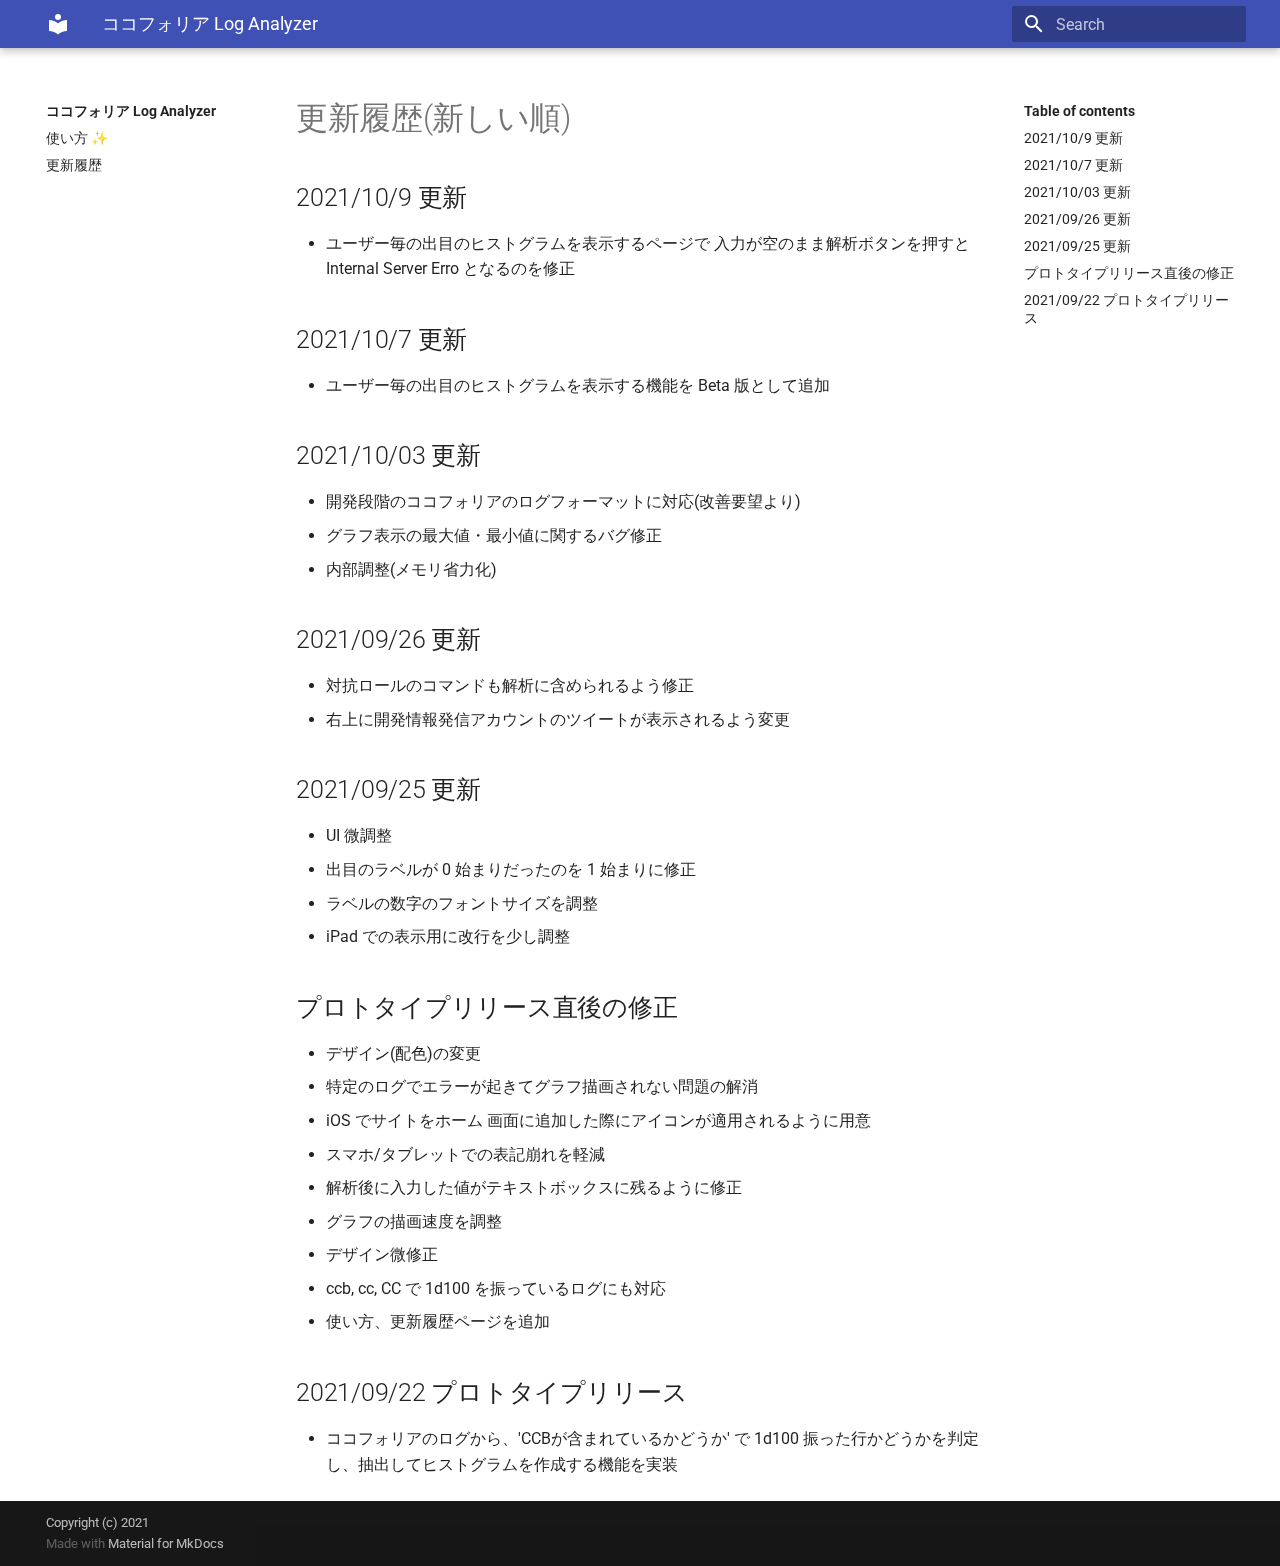
<file: Doc/site/update_log/index.html>
<!doctype html>
<html lang="en" class="no-js">
  <head>
    
      <meta charset="utf-8">
      <meta name="viewport" content="width=device-width,initial-scale=1">
      
        <meta name="description" content="ココフォリア Log Analyzer">
      
      
      
        <meta name="author" content="kit_systemyou">
      
      
        <link rel="canonical" href="https://kitsystemyou.github.io/ccf-log-parse/update_log/">
      
      <link rel="icon" href="../assets/images/favicon.png">
      <meta name="generator" content="mkdocs-1.2.2, mkdocs-material-7.3.2">
    
    
      
        <title>更新履歴(新しい順) - ココフォリア Log Analyzer</title>
      
    
    
      <link rel="stylesheet" href="../assets/stylesheets/main.24c991ad.min.css">
      
        
        <link rel="stylesheet" href="../assets/stylesheets/palette.3f5d1f46.min.css">
        
      
    
    
    
      
        
        <link rel="preconnect" href="https://fonts.gstatic.com" crossorigin>
        <link rel="stylesheet" href="https://fonts.googleapis.com/css?family=Roboto:300,400,400i,700%7CRoboto+Mono&display=fallback">
        <style>:root{--md-text-font-family:"Roboto";--md-code-font-family:"Roboto Mono"}</style>
      
    
    
    
      <link rel="stylesheet" href="https://maxcdn.bootstrapcdn.com/font-awesome/4.6.1/css/font-awesome.min.css">
    
    
      


    
    
  </head>
  
  
    
    
    
    
    
    <body dir="ltr" data-md-color-scheme="" data-md-color-primary="none" data-md-color-accent="none">
  
    
    <script>function __prefix(e){return new URL("..",location).pathname+"."+e}function __get(e,t=localStorage){return JSON.parse(t.getItem(__prefix(e)))}</script>
    
    <input class="md-toggle" data-md-toggle="drawer" type="checkbox" id="__drawer" autocomplete="off">
    <input class="md-toggle" data-md-toggle="search" type="checkbox" id="__search" autocomplete="off">
    <label class="md-overlay" for="__drawer"></label>
    <div data-md-component="skip">
      
        
        <a href="#_1" class="md-skip">
          Skip to content
        </a>
      
    </div>
    <div data-md-component="announce">
      
    </div>
    
      

<header class="md-header" data-md-component="header">
  <nav class="md-header__inner md-grid" aria-label="Header">
    <a href=".." title="ココフォリア Log Analyzer" class="md-header__button md-logo" aria-label="ココフォリア Log Analyzer" data-md-component="logo">
      
  
  <svg xmlns="http://www.w3.org/2000/svg" viewBox="0 0 24 24"><path d="M12 8a3 3 0 0 0 3-3 3 3 0 0 0-3-3 3 3 0 0 0-3 3 3 3 0 0 0 3 3m0 3.54C9.64 9.35 6.5 8 3 8v11c3.5 0 6.64 1.35 9 3.54 2.36-2.19 5.5-3.54 9-3.54V8c-3.5 0-6.64 1.35-9 3.54z"/></svg>

    </a>
    <label class="md-header__button md-icon" for="__drawer">
      <svg xmlns="http://www.w3.org/2000/svg" viewBox="0 0 24 24"><path d="M3 6h18v2H3V6m0 5h18v2H3v-2m0 5h18v2H3v-2z"/></svg>
    </label>
    <div class="md-header__title" data-md-component="header-title">
      <div class="md-header__ellipsis">
        <div class="md-header__topic">
          <span class="md-ellipsis">
            ココフォリア Log Analyzer
          </span>
        </div>
        <div class="md-header__topic" data-md-component="header-topic">
          <span class="md-ellipsis">
            
              更新履歴(新しい順)
            
          </span>
        </div>
      </div>
    </div>
    
    
    
      <label class="md-header__button md-icon" for="__search">
        <svg xmlns="http://www.w3.org/2000/svg" viewBox="0 0 24 24"><path d="M9.5 3A6.5 6.5 0 0 1 16 9.5c0 1.61-.59 3.09-1.56 4.23l.27.27h.79l5 5-1.5 1.5-5-5v-.79l-.27-.27A6.516 6.516 0 0 1 9.5 16 6.5 6.5 0 0 1 3 9.5 6.5 6.5 0 0 1 9.5 3m0 2C7 5 5 7 5 9.5S7 14 9.5 14 14 12 14 9.5 12 5 9.5 5z"/></svg>
      </label>
      
<div class="md-search" data-md-component="search" role="dialog">
  <label class="md-search__overlay" for="__search"></label>
  <div class="md-search__inner" role="search">
    <form class="md-search__form" name="search">
      <input type="text" class="md-search__input" name="query" aria-label="Search" placeholder="Search" autocapitalize="off" autocorrect="off" autocomplete="off" spellcheck="false" data-md-component="search-query" required>
      <label class="md-search__icon md-icon" for="__search">
        <svg xmlns="http://www.w3.org/2000/svg" viewBox="0 0 24 24"><path d="M9.5 3A6.5 6.5 0 0 1 16 9.5c0 1.61-.59 3.09-1.56 4.23l.27.27h.79l5 5-1.5 1.5-5-5v-.79l-.27-.27A6.516 6.516 0 0 1 9.5 16 6.5 6.5 0 0 1 3 9.5 6.5 6.5 0 0 1 9.5 3m0 2C7 5 5 7 5 9.5S7 14 9.5 14 14 12 14 9.5 12 5 9.5 5z"/></svg>
        <svg xmlns="http://www.w3.org/2000/svg" viewBox="0 0 24 24"><path d="M20 11v2H8l5.5 5.5-1.42 1.42L4.16 12l7.92-7.92L13.5 5.5 8 11h12z"/></svg>
      </label>
      <nav class="md-search__options" aria-label="Search">
        
        <button type="reset" class="md-search__icon md-icon" aria-label="Clear" tabindex="-1">
          <svg xmlns="http://www.w3.org/2000/svg" viewBox="0 0 24 24"><path d="M19 6.41 17.59 5 12 10.59 6.41 5 5 6.41 10.59 12 5 17.59 6.41 19 12 13.41 17.59 19 19 17.59 13.41 12 19 6.41z"/></svg>
        </button>
      </nav>
      
    </form>
    <div class="md-search__output">
      <div class="md-search__scrollwrap" data-md-scrollfix>
        <div class="md-search-result" data-md-component="search-result">
          <div class="md-search-result__meta">
            Initializing search
          </div>
          <ol class="md-search-result__list"></ol>
        </div>
      </div>
    </div>
  </div>
</div>
    
    
  </nav>
  
</header>
    
    <div class="md-container" data-md-component="container">
      
      
        
          
        
      
      <main class="md-main" data-md-component="main">
        <div class="md-main__inner md-grid">
          
            
              
              <div class="md-sidebar md-sidebar--primary" data-md-component="sidebar" data-md-type="navigation" >
                <div class="md-sidebar__scrollwrap">
                  <div class="md-sidebar__inner">
                    


<nav class="md-nav md-nav--primary" aria-label="Navigation" data-md-level="0">
  <label class="md-nav__title" for="__drawer">
    <a href=".." title="ココフォリア Log Analyzer" class="md-nav__button md-logo" aria-label="ココフォリア Log Analyzer" data-md-component="logo">
      
  
  <svg xmlns="http://www.w3.org/2000/svg" viewBox="0 0 24 24"><path d="M12 8a3 3 0 0 0 3-3 3 3 0 0 0-3-3 3 3 0 0 0-3 3 3 3 0 0 0 3 3m0 3.54C9.64 9.35 6.5 8 3 8v11c3.5 0 6.64 1.35 9 3.54 2.36-2.19 5.5-3.54 9-3.54V8c-3.5 0-6.64 1.35-9 3.54z"/></svg>

    </a>
    ココフォリア Log Analyzer
  </label>
  
  <ul class="md-nav__list" data-md-scrollfix>
    
      
      
      

  
  
  
    <li class="md-nav__item">
      <a href="../Doc/markdown/usage.md" class="md-nav__link">
        使い方 ✨
      </a>
    </li>
  

    
      
      
      

  
  
  
    <li class="md-nav__item">
      <a href="../Doc/markdown/update_log.md" class="md-nav__link">
        更新履歴
      </a>
    </li>
  

    
  </ul>
</nav>
                  </div>
                </div>
              </div>
            
            
              
              <div class="md-sidebar md-sidebar--secondary" data-md-component="sidebar" data-md-type="toc" >
                <div class="md-sidebar__scrollwrap">
                  <div class="md-sidebar__inner">
                    
<nav class="md-nav md-nav--secondary" aria-label="Table of contents">
  
  
  
    
  
  
    <label class="md-nav__title" for="__toc">
      <span class="md-nav__icon md-icon"></span>
      Table of contents
    </label>
    <ul class="md-nav__list" data-md-component="toc" data-md-scrollfix>
      
        <li class="md-nav__item">
  <a href="#2021109" class="md-nav__link">
    2021/10/9 更新
  </a>
  
</li>
      
        <li class="md-nav__item">
  <a href="#2021107" class="md-nav__link">
    2021/10/7 更新
  </a>
  
</li>
      
        <li class="md-nav__item">
  <a href="#20211003" class="md-nav__link">
    2021/10/03 更新
  </a>
  
</li>
      
        <li class="md-nav__item">
  <a href="#20210926" class="md-nav__link">
    2021/09/26 更新
  </a>
  
</li>
      
        <li class="md-nav__item">
  <a href="#20210925" class="md-nav__link">
    2021/09/25 更新
  </a>
  
</li>
      
        <li class="md-nav__item">
  <a href="#_2" class="md-nav__link">
    プロトタイプリリース直後の修正
  </a>
  
</li>
      
        <li class="md-nav__item">
  <a href="#20210922" class="md-nav__link">
    2021/09/22 プロトタイプリリース
  </a>
  
</li>
      
    </ul>
  
</nav>
                  </div>
                </div>
              </div>
            
          
          <div class="md-content" data-md-component="content">
            <article class="md-content__inner md-typeset">
              
                
                
                <h1 id="_1">更新履歴(新しい順)</h1>
<h2 id="2021109">2021/10/9 更新</h2>
<ul>
<li>ユーザー毎の出目のヒストグラムを表示するページで
入力が空のまま解析ボタンを押すと Internal Server Erro となるのを修正</li>
</ul>
<h2 id="2021107">2021/10/7 更新</h2>
<ul>
<li>ユーザー毎の出目のヒストグラムを表示する機能を Beta 版として追加</li>
</ul>
<h2 id="20211003">2021/10/03 更新</h2>
<ul>
<li>開発段階のココフォリアのログフォーマットに対応(改善要望より)</li>
<li>グラフ表示の最大値・最小値に関するバグ修正</li>
<li>内部調整(メモリ省力化)</li>
</ul>
<h2 id="20210926">2021/09/26 更新</h2>
<ul>
<li>対抗ロールのコマンドも解析に含められるよう修正</li>
<li>右上に開発情報発信アカウントのツイートが表示されるよう変更</li>
</ul>
<h2 id="20210925">2021/09/25 更新</h2>
<ul>
<li>UI 微調整</li>
<li>出目のラベルが 0 始まりだったのを 1 始まりに修正</li>
<li>ラベルの数字のフォントサイズを調整</li>
<li>iPad での表示用に改行を少し調整</li>
</ul>
<h2 id="_2">プロトタイプリリース直後の修正</h2>
<ul>
<li>デザイン(配色)の変更</li>
<li>特定のログでエラーが起きてグラフ描画されない問題の解消</li>
<li>iOS でサイトをホーム 画面に追加した際にアイコンが適用されるように用意</li>
<li>スマホ/タブレットでの表記崩れを軽減</li>
<li>解析後に入力した値がテキストボックスに残るように修正</li>
<li>グラフの描画速度を調整</li>
<li>デザイン微修正</li>
<li>ccb, cc, CC で 1d100 を振っているログにも対応</li>
<li>使い方、更新履歴ページを追加</li>
</ul>
<h2 id="20210922">2021/09/22 プロトタイプリリース</h2>
<ul>
<li>ココフォリアのログから、'CCBが含まれているかどうか' で 1d100 振った行かどうかを判定し、抽出してヒストグラムを作成する機能を実装</li>
</ul>
                
              
              
                


              
            </article>
          </div>
        </div>
        
      </main>
      
        
<footer class="md-footer">
  
  <div class="md-footer-meta md-typeset">
    <div class="md-footer-meta__inner md-grid">
      <div class="md-footer-copyright">
        
          <div class="md-footer-copyright__highlight">
            Copyright (c) 2021
          </div>
        
        
          Made with
          <a href="https://squidfunk.github.io/mkdocs-material/" target="_blank" rel="noopener">
            Material for MkDocs
          </a>
        
        
      </div>
      
    </div>
  </div>
</footer>
      
    </div>
    <div class="md-dialog" data-md-component="dialog">
      <div class="md-dialog__inner md-typeset"></div>
    </div>
    <script id="__config" type="application/json">{"base": "..", "features": [], "translations": {"clipboard.copy": "Copy to clipboard", "clipboard.copied": "Copied to clipboard", "search.config.lang": "en", "search.config.pipeline": "trimmer, stopWordFilter", "search.config.separator": "[\\s\\-]+", "search.placeholder": "Search", "search.result.placeholder": "Type to start searching", "search.result.none": "No matching documents", "search.result.one": "1 matching document", "search.result.other": "# matching documents", "search.result.more.one": "1 more on this page", "search.result.more.other": "# more on this page", "search.result.term.missing": "Missing", "select.version.title": "Select version"}, "search": "../assets/javascripts/workers/search.e99e714c.min.js", "version": null}</script>
    
    
      <script src="../assets/javascripts/bundle.bc35569b.min.js"></script>
      
    
  </body>
</html>
</file>
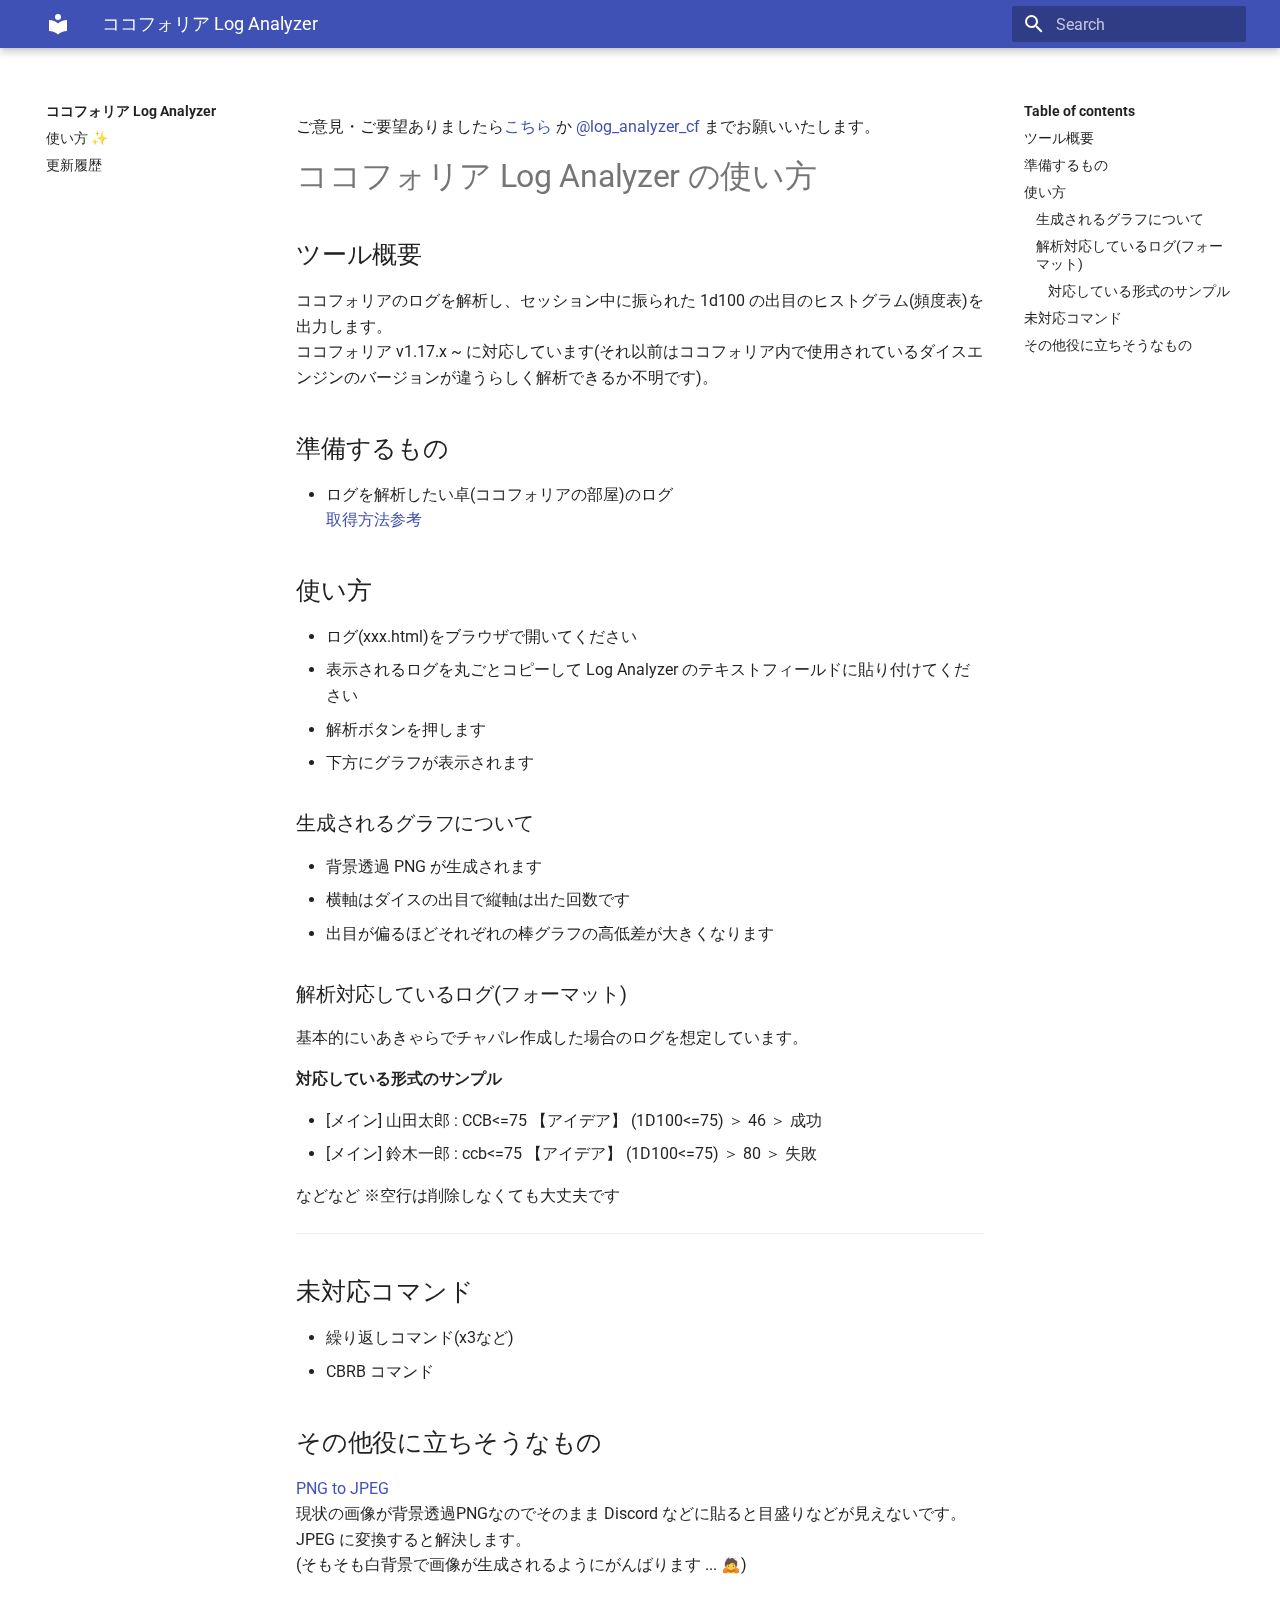
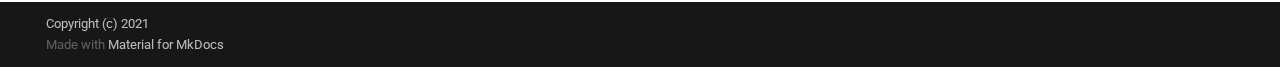
<file: Doc/site/usage/index.html>
<!doctype html>
<html lang="en" class="no-js">
  <head>
    
      <meta charset="utf-8">
      <meta name="viewport" content="width=device-width,initial-scale=1">
      
        <meta name="description" content="ココフォリア Log Analyzer">
      
      
      
        <meta name="author" content="kit_systemyou">
      
      
        <link rel="canonical" href="https://kitsystemyou.github.io/ccf-log-parse/usage/">
      
      <link rel="icon" href="../assets/images/favicon.png">
      <meta name="generator" content="mkdocs-1.2.2, mkdocs-material-7.3.2">
    
    
      
        <title>Usage - ココフォリア Log Analyzer</title>
      
    
    
      <link rel="stylesheet" href="../assets/stylesheets/main.24c991ad.min.css">
      
        
        <link rel="stylesheet" href="../assets/stylesheets/palette.3f5d1f46.min.css">
        
      
    
    
    
      
        
        <link rel="preconnect" href="https://fonts.gstatic.com" crossorigin>
        <link rel="stylesheet" href="https://fonts.googleapis.com/css?family=Roboto:300,400,400i,700%7CRoboto+Mono&display=fallback">
        <style>:root{--md-text-font-family:"Roboto";--md-code-font-family:"Roboto Mono"}</style>
      
    
    
    
      <link rel="stylesheet" href="https://maxcdn.bootstrapcdn.com/font-awesome/4.6.1/css/font-awesome.min.css">
    
    
      


    
    
  </head>
  
  
    
    
    
    
    
    <body dir="ltr" data-md-color-scheme="" data-md-color-primary="none" data-md-color-accent="none">
  
    
    <script>function __prefix(e){return new URL("..",location).pathname+"."+e}function __get(e,t=localStorage){return JSON.parse(t.getItem(__prefix(e)))}</script>
    
    <input class="md-toggle" data-md-toggle="drawer" type="checkbox" id="__drawer" autocomplete="off">
    <input class="md-toggle" data-md-toggle="search" type="checkbox" id="__search" autocomplete="off">
    <label class="md-overlay" for="__drawer"></label>
    <div data-md-component="skip">
      
        
        <a href="#log-analyzer" class="md-skip">
          Skip to content
        </a>
      
    </div>
    <div data-md-component="announce">
      
    </div>
    
      

<header class="md-header" data-md-component="header">
  <nav class="md-header__inner md-grid" aria-label="Header">
    <a href=".." title="ココフォリア Log Analyzer" class="md-header__button md-logo" aria-label="ココフォリア Log Analyzer" data-md-component="logo">
      
  
  <svg xmlns="http://www.w3.org/2000/svg" viewBox="0 0 24 24"><path d="M12 8a3 3 0 0 0 3-3 3 3 0 0 0-3-3 3 3 0 0 0-3 3 3 3 0 0 0 3 3m0 3.54C9.64 9.35 6.5 8 3 8v11c3.5 0 6.64 1.35 9 3.54 2.36-2.19 5.5-3.54 9-3.54V8c-3.5 0-6.64 1.35-9 3.54z"/></svg>

    </a>
    <label class="md-header__button md-icon" for="__drawer">
      <svg xmlns="http://www.w3.org/2000/svg" viewBox="0 0 24 24"><path d="M3 6h18v2H3V6m0 5h18v2H3v-2m0 5h18v2H3v-2z"/></svg>
    </label>
    <div class="md-header__title" data-md-component="header-title">
      <div class="md-header__ellipsis">
        <div class="md-header__topic">
          <span class="md-ellipsis">
            ココフォリア Log Analyzer
          </span>
        </div>
        <div class="md-header__topic" data-md-component="header-topic">
          <span class="md-ellipsis">
            
              Usage
            
          </span>
        </div>
      </div>
    </div>
    
    
    
      <label class="md-header__button md-icon" for="__search">
        <svg xmlns="http://www.w3.org/2000/svg" viewBox="0 0 24 24"><path d="M9.5 3A6.5 6.5 0 0 1 16 9.5c0 1.61-.59 3.09-1.56 4.23l.27.27h.79l5 5-1.5 1.5-5-5v-.79l-.27-.27A6.516 6.516 0 0 1 9.5 16 6.5 6.5 0 0 1 3 9.5 6.5 6.5 0 0 1 9.5 3m0 2C7 5 5 7 5 9.5S7 14 9.5 14 14 12 14 9.5 12 5 9.5 5z"/></svg>
      </label>
      
<div class="md-search" data-md-component="search" role="dialog">
  <label class="md-search__overlay" for="__search"></label>
  <div class="md-search__inner" role="search">
    <form class="md-search__form" name="search">
      <input type="text" class="md-search__input" name="query" aria-label="Search" placeholder="Search" autocapitalize="off" autocorrect="off" autocomplete="off" spellcheck="false" data-md-component="search-query" required>
      <label class="md-search__icon md-icon" for="__search">
        <svg xmlns="http://www.w3.org/2000/svg" viewBox="0 0 24 24"><path d="M9.5 3A6.5 6.5 0 0 1 16 9.5c0 1.61-.59 3.09-1.56 4.23l.27.27h.79l5 5-1.5 1.5-5-5v-.79l-.27-.27A6.516 6.516 0 0 1 9.5 16 6.5 6.5 0 0 1 3 9.5 6.5 6.5 0 0 1 9.5 3m0 2C7 5 5 7 5 9.5S7 14 9.5 14 14 12 14 9.5 12 5 9.5 5z"/></svg>
        <svg xmlns="http://www.w3.org/2000/svg" viewBox="0 0 24 24"><path d="M20 11v2H8l5.5 5.5-1.42 1.42L4.16 12l7.92-7.92L13.5 5.5 8 11h12z"/></svg>
      </label>
      <nav class="md-search__options" aria-label="Search">
        
        <button type="reset" class="md-search__icon md-icon" aria-label="Clear" tabindex="-1">
          <svg xmlns="http://www.w3.org/2000/svg" viewBox="0 0 24 24"><path d="M19 6.41 17.59 5 12 10.59 6.41 5 5 6.41 10.59 12 5 17.59 6.41 19 12 13.41 17.59 19 19 17.59 13.41 12 19 6.41z"/></svg>
        </button>
      </nav>
      
    </form>
    <div class="md-search__output">
      <div class="md-search__scrollwrap" data-md-scrollfix>
        <div class="md-search-result" data-md-component="search-result">
          <div class="md-search-result__meta">
            Initializing search
          </div>
          <ol class="md-search-result__list"></ol>
        </div>
      </div>
    </div>
  </div>
</div>
    
    
  </nav>
  
</header>
    
    <div class="md-container" data-md-component="container">
      
      
        
          
        
      
      <main class="md-main" data-md-component="main">
        <div class="md-main__inner md-grid">
          
            
              
              <div class="md-sidebar md-sidebar--primary" data-md-component="sidebar" data-md-type="navigation" >
                <div class="md-sidebar__scrollwrap">
                  <div class="md-sidebar__inner">
                    


<nav class="md-nav md-nav--primary" aria-label="Navigation" data-md-level="0">
  <label class="md-nav__title" for="__drawer">
    <a href=".." title="ココフォリア Log Analyzer" class="md-nav__button md-logo" aria-label="ココフォリア Log Analyzer" data-md-component="logo">
      
  
  <svg xmlns="http://www.w3.org/2000/svg" viewBox="0 0 24 24"><path d="M12 8a3 3 0 0 0 3-3 3 3 0 0 0-3-3 3 3 0 0 0-3 3 3 3 0 0 0 3 3m0 3.54C9.64 9.35 6.5 8 3 8v11c3.5 0 6.64 1.35 9 3.54 2.36-2.19 5.5-3.54 9-3.54V8c-3.5 0-6.64 1.35-9 3.54z"/></svg>

    </a>
    ココフォリア Log Analyzer
  </label>
  
  <ul class="md-nav__list" data-md-scrollfix>
    
      
      
      

  
  
  
    <li class="md-nav__item">
      <a href="../Doc/markdown/usage.md" class="md-nav__link">
        使い方 ✨
      </a>
    </li>
  

    
      
      
      

  
  
  
    <li class="md-nav__item">
      <a href="../Doc/markdown/update_log.md" class="md-nav__link">
        更新履歴
      </a>
    </li>
  

    
  </ul>
</nav>
                  </div>
                </div>
              </div>
            
            
              
              <div class="md-sidebar md-sidebar--secondary" data-md-component="sidebar" data-md-type="toc" >
                <div class="md-sidebar__scrollwrap">
                  <div class="md-sidebar__inner">
                    
<nav class="md-nav md-nav--secondary" aria-label="Table of contents">
  
  
  
    
  
  
    <label class="md-nav__title" for="__toc">
      <span class="md-nav__icon md-icon"></span>
      Table of contents
    </label>
    <ul class="md-nav__list" data-md-component="toc" data-md-scrollfix>
      
        <li class="md-nav__item">
  <a href="#_1" class="md-nav__link">
    ツール概要
  </a>
  
</li>
      
        <li class="md-nav__item">
  <a href="#_2" class="md-nav__link">
    準備するもの
  </a>
  
</li>
      
        <li class="md-nav__item">
  <a href="#_3" class="md-nav__link">
    使い方
  </a>
  
    <nav class="md-nav" aria-label="使い方">
      <ul class="md-nav__list">
        
          <li class="md-nav__item">
  <a href="#_4" class="md-nav__link">
    生成されるグラフについて
  </a>
  
</li>
        
          <li class="md-nav__item">
  <a href="#_5" class="md-nav__link">
    解析対応しているログ(フォーマット)
  </a>
  
    <nav class="md-nav" aria-label="解析対応しているログ(フォーマット)">
      <ul class="md-nav__list">
        
          <li class="md-nav__item">
  <a href="#_6" class="md-nav__link">
    対応している形式のサンプル
  </a>
  
</li>
        
      </ul>
    </nav>
  
</li>
        
      </ul>
    </nav>
  
</li>
      
        <li class="md-nav__item">
  <a href="#_7" class="md-nav__link">
    未対応コマンド
  </a>
  
</li>
      
        <li class="md-nav__item">
  <a href="#_8" class="md-nav__link">
    その他役に立ちそうなもの
  </a>
  
</li>
      
    </ul>
  
</nav>
                  </div>
                </div>
              </div>
            
          
          <div class="md-content" data-md-component="content">
            <article class="md-content__inner md-typeset">
              
                
                
                <p>ご意見・ご要望ありましたら<a href="https://forms.gle/UecN4MjSpGdssVGEA">こちら</a> か <a href="https://twitter.com/log_analyzer_cf">@log_analyzer_cf</a> までお願いいたします。</p>
<h1 id="log-analyzer">ココフォリア <strong>Log Analyzer</strong> の使い方</h1>
<h2 id="_1">ツール概要</h2>
<p>ココフォリアのログを解析し、セッション中に振られた 1d100 の出目のヒストグラム(頻度表)を出力します。<br />
ココフォリア v1.17.x ~ に対応しています(それ以前はココフォリア内で使用されているダイスエンジンのバージョンが違うらしく解析できるか不明です)。</p>
<h2 id="_2">準備するもの</h2>
<ul>
<li>ログを解析したい卓(ココフォリアの部屋)のログ<br />
<a href="https://seesaawiki.jp/ccfoliamemo/d/%A5%C1%A5%E3%A5%C3%A5%C8%A5%E1%A5%CB%A5%E5%A1%BC#content_3">取得方法参考</a></li>
</ul>
<h2 id="_3">使い方</h2>
<ul>
<li>ログ(xxx.html)をブラウザで開いてください</li>
<li>表示されるログを丸ごとコピーして Log Analyzer のテキストフィールドに貼り付けてください</li>
<li>解析ボタンを押します</li>
<li>下方にグラフが表示されます</li>
</ul>
<h3 id="_4">生成されるグラフについて</h3>
<ul>
<li>背景透過 PNG が生成されます</li>
<li>横軸はダイスの出目で縦軸は出た回数です  </li>
<li>出目が偏るほどそれぞれの棒グラフの高低差が大きくなります</li>
</ul>
<h3 id="_5">解析対応しているログ(フォーマット)</h3>
<p>基本的にいあきゃらでチャパレ作成した場合のログを想定しています。</p>
<h4 id="_6">対応している形式のサンプル</h4>
<ul>
<li>[メイン] 山田太郎 : CCB&lt;=75 【アイデア】 (1D100&lt;=75) ＞ 46 ＞ 成功</li>
<li>[メイン] 鈴木一郎 : ccb&lt;=75 【アイデア】 (1D100&lt;=75) ＞ 80 ＞ 失敗</li>
</ul>
<p>などなど
※空行は削除しなくても大丈夫です</p>
<hr />
<h2 id="_7">未対応コマンド</h2>
<ul>
<li>繰り返しコマンド(x3など)</li>
<li>CBRB コマンド</li>
</ul>
<h2 id="_8">その他役に立ちそうなもの</h2>
<p><a href="https://png2jpg.com/ja/">PNG to JPEG</a><br />
現状の画像が背景透過PNGなのでそのまま Discord などに貼ると目盛りなどが見えないです。JPEG に変換すると解決します。<br />
(そもそも白背景で画像が生成されるようにがんばります ... 🙇)</p>
                
              
              
                


              
            </article>
          </div>
        </div>
        
      </main>
      
        
<footer class="md-footer">
  
  <div class="md-footer-meta md-typeset">
    <div class="md-footer-meta__inner md-grid">
      <div class="md-footer-copyright">
        
          <div class="md-footer-copyright__highlight">
            Copyright (c) 2021
          </div>
        
        
          Made with
          <a href="https://squidfunk.github.io/mkdocs-material/" target="_blank" rel="noopener">
            Material for MkDocs
          </a>
        
        
      </div>
      
    </div>
  </div>
</footer>
      
    </div>
    <div class="md-dialog" data-md-component="dialog">
      <div class="md-dialog__inner md-typeset"></div>
    </div>
    <script id="__config" type="application/json">{"base": "..", "features": [], "translations": {"clipboard.copy": "Copy to clipboard", "clipboard.copied": "Copied to clipboard", "search.config.lang": "en", "search.config.pipeline": "trimmer, stopWordFilter", "search.config.separator": "[\\s\\-]+", "search.placeholder": "Search", "search.result.placeholder": "Type to start searching", "search.result.none": "No matching documents", "search.result.one": "1 matching document", "search.result.other": "# matching documents", "search.result.more.one": "1 more on this page", "search.result.more.other": "# more on this page", "search.result.term.missing": "Missing", "select.version.title": "Select version"}, "search": "../assets/javascripts/workers/search.e99e714c.min.js", "version": null}</script>
    
    
      <script src="../assets/javascripts/bundle.bc35569b.min.js"></script>
      
    
  </body>
</html>
</file>
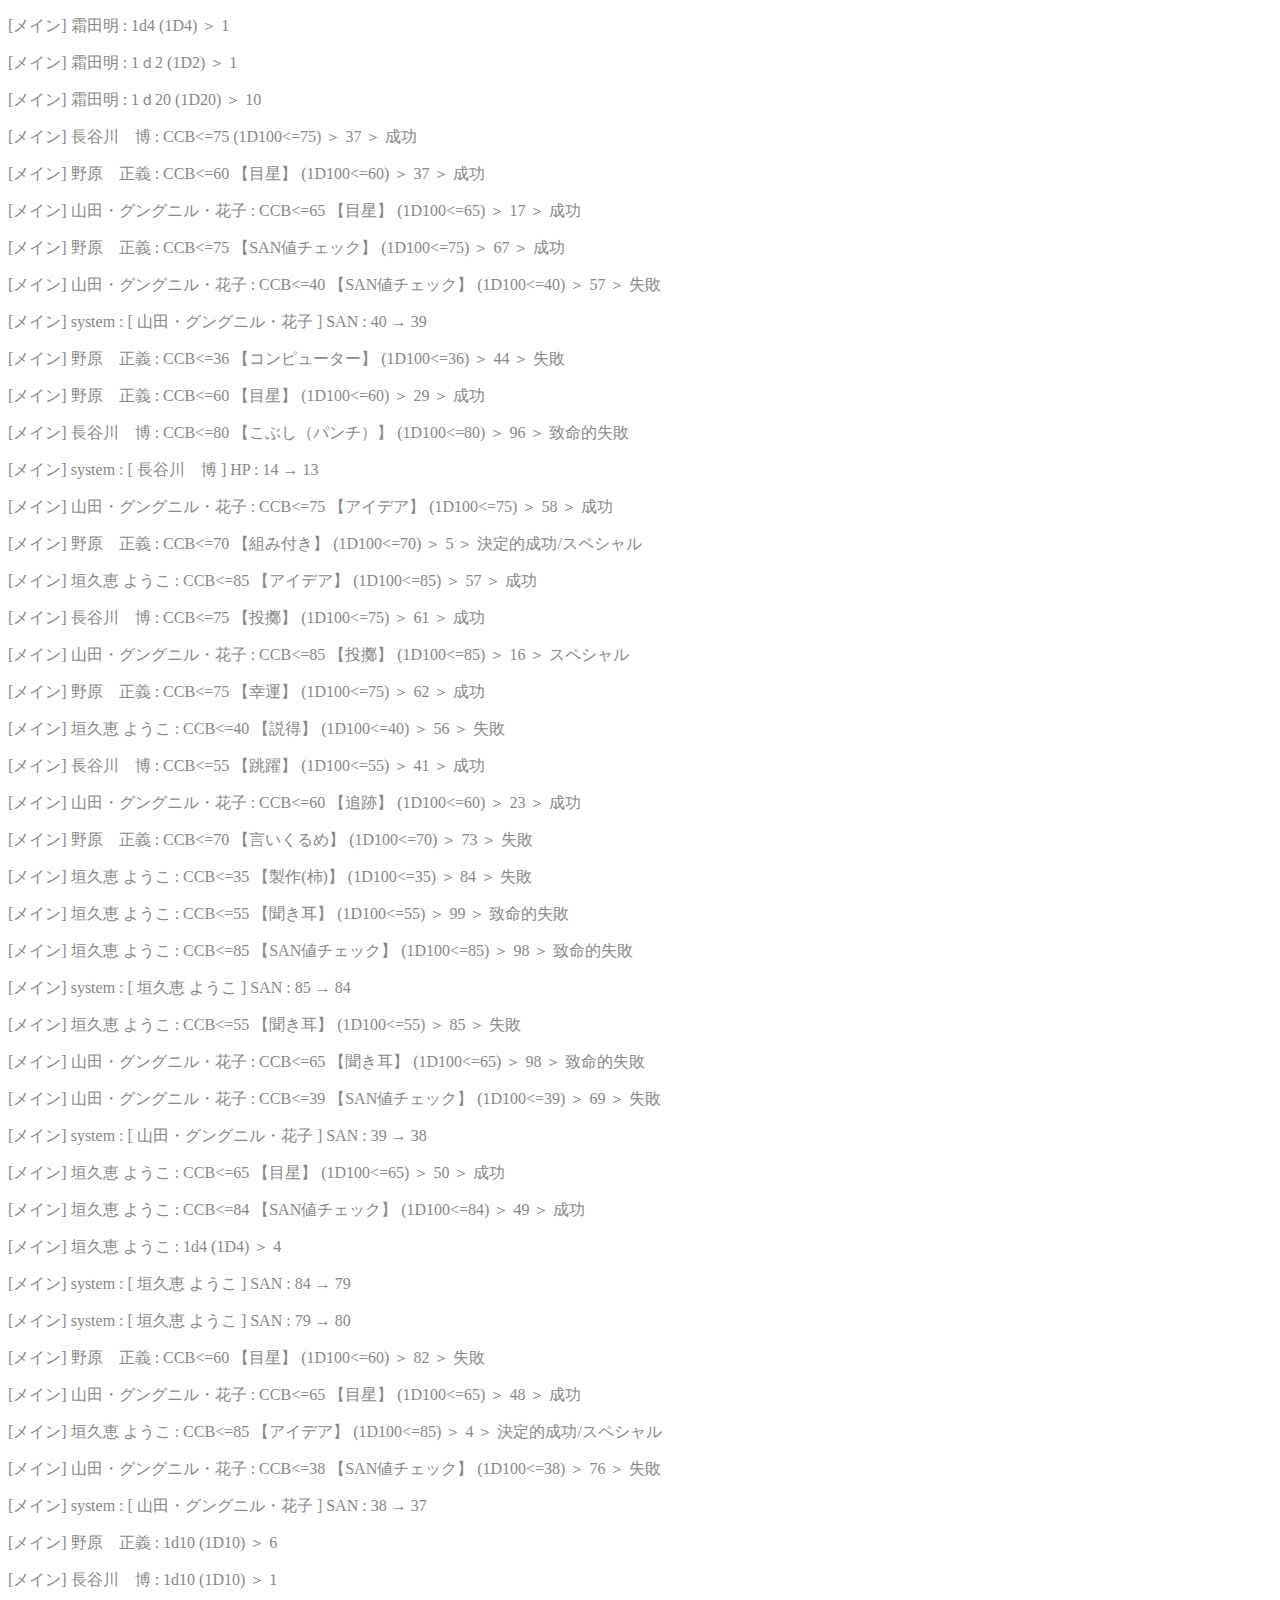
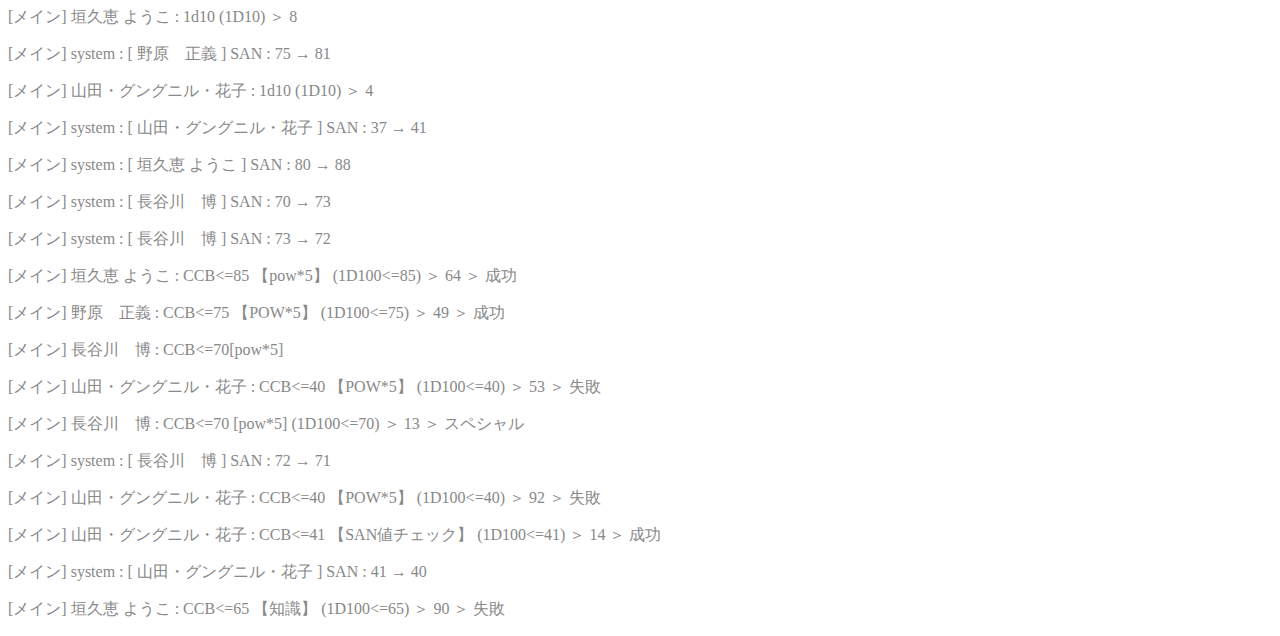
<file: static/log.html>
<!DOCTYPE html>
<html lang="ja">
  <head>
    <meta charset="UTF-8" />
    <meta name="viewport" content="width=device-width, initial-scale=1.0" />
    <meta http-equiv="X-UA-Compatible" content="ie=edge" />
    <title>ccfolia - logs</title>
  </head>
  <body>
    
    <p style="color:#888888;">
      <span> [メイン]</span>
      <span>霜田明</span> :
      <span>
        1d4 (1D4) ＞ 1
      </span>
    </p>
    
    <p style="color:#888888;">
      <span> [メイン]</span>
      <span>霜田明</span> :
      <span>
        1ｄ2 (1D2) ＞ 1
      </span>
    </p>
    
    <p style="color:#888888;">
      <span> [メイン]</span>
      <span>霜田明</span> :
      <span>
        1ｄ20 (1D20) ＞ 10
      </span>
    </p>
    
    <p style="color:#888888;">
      <span> [メイン]</span>
      <span>長谷川　博</span> :
      <span>
        CCB&lt;=75 (1D100&lt;=75) ＞ 37 ＞ 成功
      </span>
    </p>
    
    <p style="color:#888888;">
      <span> [メイン]</span>
      <span>野原　正義</span> :
      <span>
        CCB&lt;=60 【目星】 (1D100&lt;=60) ＞ 37 ＞ 成功
      </span>
    </p>
    
    <p style="color:#888888;">
      <span> [メイン]</span>
      <span>山田・グングニル・花子</span> :
      <span>
        CCB&lt;=65 【目星】 (1D100&lt;=65) ＞ 17 ＞ 成功
      </span>
    </p>
    
    <p style="color:#888888;">
      <span> [メイン]</span>
      <span>野原　正義</span> :
      <span>
        CCB&lt;=75 【SAN値チェック】 (1D100&lt;=75) ＞ 67 ＞ 成功
      </span>
    </p>
    
    <p style="color:#888888;">
      <span> [メイン]</span>
      <span>山田・グングニル・花子</span> :
      <span>
        CCB&lt;=40 【SAN値チェック】 (1D100&lt;=40) ＞ 57 ＞ 失敗
      </span>
    </p>
    
    <p style="color:#888888;">
      <span> [メイン]</span>
      <span>system</span> :
      <span>
        [ 山田・グングニル・花子 ] SAN : 40 → 39 
      </span>
    </p>
    
    <p style="color:#888888;">
      <span> [メイン]</span>
      <span>野原　正義</span> :
      <span>
        CCB&lt;=36 【コンピューター】 (1D100&lt;=36) ＞ 44 ＞ 失敗
      </span>
    </p>
    
    <p style="color:#888888;">
      <span> [メイン]</span>
      <span>野原　正義</span> :
      <span>
        CCB&lt;=60 【目星】 (1D100&lt;=60) ＞ 29 ＞ 成功
      </span>
    </p>
    
    <p style="color:#888888;">
      <span> [メイン]</span>
      <span>長谷川　博</span> :
      <span>
        CCB&lt;=80 【こぶし（パンチ）】 (1D100&lt;=80) ＞ 96 ＞ 致命的失敗
      </span>
    </p>
    
    <p style="color:#888888;">
      <span> [メイン]</span>
      <span>system</span> :
      <span>
        [ 長谷川　博 ] HP : 14 → 13 
      </span>
    </p>
    
    <p style="color:#888888;">
      <span> [メイン]</span>
      <span>山田・グングニル・花子</span> :
      <span>
        CCB&lt;=75 【アイデア】 (1D100&lt;=75) ＞ 58 ＞ 成功
      </span>
    </p>
    
    <p style="color:#888888;">
      <span> [メイン]</span>
      <span>野原　正義</span> :
      <span>
        CCB&lt;=70 【組み付き】 (1D100&lt;=70) ＞ 5 ＞ 決定的成功/スペシャル
      </span>
    </p>
    
    <p style="color:#888888;">
      <span> [メイン]</span>
      <span>垣久恵 ようこ</span> :
      <span>
        CCB&lt;=85 【アイデア】 (1D100&lt;=85) ＞ 57 ＞ 成功
      </span>
    </p>
    
    <p style="color:#888888;">
      <span> [メイン]</span>
      <span>長谷川　博</span> :
      <span>
        CCB&lt;=75 【投擲】 (1D100&lt;=75) ＞ 61 ＞ 成功
      </span>
    </p>
    
    <p style="color:#888888;">
      <span> [メイン]</span>
      <span>山田・グングニル・花子</span> :
      <span>
        CCB&lt;=85 【投擲】 (1D100&lt;=85) ＞ 16 ＞ スペシャル
      </span>
    </p>
    
    <p style="color:#888888;">
      <span> [メイン]</span>
      <span>野原　正義</span> :
      <span>
        CCB&lt;=75 【幸運】 (1D100&lt;=75) ＞ 62 ＞ 成功
      </span>
    </p>
    
    <p style="color:#888888;">
      <span> [メイン]</span>
      <span>垣久恵 ようこ</span> :
      <span>
        CCB&lt;=40 【説得】 (1D100&lt;=40) ＞ 56 ＞ 失敗
      </span>
    </p>
    
    <p style="color:#888888;">
      <span> [メイン]</span>
      <span>長谷川　博</span> :
      <span>
        CCB&lt;=55 【跳躍】 (1D100&lt;=55) ＞ 41 ＞ 成功
      </span>
    </p>
    
    <p style="color:#888888;">
      <span> [メイン]</span>
      <span>山田・グングニル・花子</span> :
      <span>
        CCB&lt;=60 【追跡】 (1D100&lt;=60) ＞ 23 ＞ 成功
      </span>
    </p>
    
    <p style="color:#888888;">
      <span> [メイン]</span>
      <span>野原　正義</span> :
      <span>
        CCB&lt;=70 【言いくるめ】 (1D100&lt;=70) ＞ 73 ＞ 失敗
      </span>
    </p>
    
    <p style="color:#888888;">
      <span> [メイン]</span>
      <span>垣久恵 ようこ</span> :
      <span>
        CCB&lt;=35 【製作(柿)】 (1D100&lt;=35) ＞ 84 ＞ 失敗
      </span>
    </p>
    
    <p style="color:#888888;">
      <span> [メイン]</span>
      <span>垣久恵 ようこ</span> :
      <span>
        CCB&lt;=55 【聞き耳】 (1D100&lt;=55) ＞ 99 ＞ 致命的失敗
      </span>
    </p>
    
    <p style="color:#888888;">
      <span> [メイン]</span>
      <span>垣久恵 ようこ</span> :
      <span>
        CCB&lt;=85 【SAN値チェック】 (1D100&lt;=85) ＞ 98 ＞ 致命的失敗
      </span>
    </p>
    
    <p style="color:#888888;">
      <span> [メイン]</span>
      <span>system</span> :
      <span>
        [ 垣久恵 ようこ ] SAN : 85 → 84 
      </span>
    </p>
    
    <p style="color:#888888;">
      <span> [メイン]</span>
      <span>垣久恵 ようこ</span> :
      <span>
        CCB&lt;=55 【聞き耳】 (1D100&lt;=55) ＞ 85 ＞ 失敗
      </span>
    </p>
    
    <p style="color:#888888;">
      <span> [メイン]</span>
      <span>山田・グングニル・花子</span> :
      <span>
        CCB&lt;=65 【聞き耳】 (1D100&lt;=65) ＞ 98 ＞ 致命的失敗
      </span>
    </p>
    
    <p style="color:#888888;">
      <span> [メイン]</span>
      <span>山田・グングニル・花子</span> :
      <span>
        CCB&lt;=39 【SAN値チェック】 (1D100&lt;=39) ＞ 69 ＞ 失敗
      </span>
    </p>
    
    <p style="color:#888888;">
      <span> [メイン]</span>
      <span>system</span> :
      <span>
        [ 山田・グングニル・花子 ] SAN : 39 → 38 
      </span>
    </p>
    
    <p style="color:#888888;">
      <span> [メイン]</span>
      <span>垣久恵 ようこ</span> :
      <span>
        CCB&lt;=65 【目星】 (1D100&lt;=65) ＞ 50 ＞ 成功
      </span>
    </p>
    
    <p style="color:#888888;">
      <span> [メイン]</span>
      <span>垣久恵 ようこ</span> :
      <span>
        CCB&lt;=84 【SAN値チェック】 (1D100&lt;=84) ＞ 49 ＞ 成功
      </span>
    </p>
    
    <p style="color:#888888;">
      <span> [メイン]</span>
      <span>垣久恵 ようこ</span> :
      <span>
        1d4 (1D4) ＞ 4
      </span>
    </p>
    
    <p style="color:#888888;">
      <span> [メイン]</span>
      <span>system</span> :
      <span>
        [ 垣久恵 ようこ ] SAN : 84 → 79 
      </span>
    </p>
    
    <p style="color:#888888;">
      <span> [メイン]</span>
      <span>system</span> :
      <span>
        [ 垣久恵 ようこ ] SAN : 79 → 80 
      </span>
    </p>
    
    <p style="color:#888888;">
      <span> [メイン]</span>
      <span>野原　正義</span> :
      <span>
        CCB&lt;=60 【目星】 (1D100&lt;=60) ＞ 82 ＞ 失敗
      </span>
    </p>
    
    <p style="color:#888888;">
      <span> [メイン]</span>
      <span>山田・グングニル・花子</span> :
      <span>
        CCB&lt;=65 【目星】 (1D100&lt;=65) ＞ 48 ＞ 成功
      </span>
    </p>
    
    <p style="color:#888888;">
      <span> [メイン]</span>
      <span>垣久恵 ようこ</span> :
      <span>
        CCB&lt;=85 【アイデア】 (1D100&lt;=85) ＞ 4 ＞ 決定的成功/スペシャル
      </span>
    </p>
    
    <p style="color:#888888;">
      <span> [メイン]</span>
      <span>山田・グングニル・花子</span> :
      <span>
        CCB&lt;=38 【SAN値チェック】 (1D100&lt;=38) ＞ 76 ＞ 失敗
      </span>
    </p>
    
    <p style="color:#888888;">
      <span> [メイン]</span>
      <span>system</span> :
      <span>
        [ 山田・グングニル・花子 ] SAN : 38 → 37 
      </span>
    </p>
    
    <p style="color:#888888;">
      <span> [メイン]</span>
      <span>野原　正義</span> :
      <span>
        1d10 (1D10) ＞ 6
      </span>
    </p>
    
    <p style="color:#888888;">
      <span> [メイン]</span>
      <span>長谷川　博</span> :
      <span>
        1d10 (1D10) ＞ 1
      </span>
    </p>
    
    <p style="color:#888888;">
      <span> [メイン]</span>
      <span>垣久恵 ようこ</span> :
      <span>
        1d10 (1D10) ＞ 8
      </span>
    </p>
    
    <p style="color:#888888;">
      <span> [メイン]</span>
      <span>system</span> :
      <span>
        [ 野原　正義 ] SAN : 75 → 81 
      </span>
    </p>
    
    <p style="color:#888888;">
      <span> [メイン]</span>
      <span>山田・グングニル・花子</span> :
      <span>
        1d10 (1D10) ＞ 4
      </span>
    </p>
    
    <p style="color:#888888;">
      <span> [メイン]</span>
      <span>system</span> :
      <span>
        [ 山田・グングニル・花子 ] SAN : 37 → 41 
      </span>
    </p>
    
    <p style="color:#888888;">
      <span> [メイン]</span>
      <span>system</span> :
      <span>
        [ 垣久恵 ようこ ] SAN : 80 → 88 
      </span>
    </p>
    
    <p style="color:#888888;">
      <span> [メイン]</span>
      <span>system</span> :
      <span>
        [ 長谷川　博 ] SAN : 70 → 73 
      </span>
    </p>
    
    <p style="color:#888888;">
      <span> [メイン]</span>
      <span>system</span> :
      <span>
        [ 長谷川　博 ] SAN : 73 → 72 
      </span>
    </p>
    
    <p style="color:#888888;">
      <span> [メイン]</span>
      <span>垣久恵 ようこ</span> :
      <span>
        CCB&lt;=85 【pow*5】 (1D100&lt;=85) ＞ 64 ＞ 成功
      </span>
    </p>
    
    <p style="color:#888888;">
      <span> [メイン]</span>
      <span>野原　正義</span> :
      <span>
        CCB&lt;=75 【POW*5】 (1D100&lt;=75) ＞ 49 ＞ 成功
      </span>
    </p>
    
    <p style="color:#888888;">
      <span> [メイン]</span>
      <span>長谷川　博</span> :
      <span>
        CCB&lt;=70[pow*5] 
      </span>
    </p>
    
    <p style="color:#888888;">
      <span> [メイン]</span>
      <span>山田・グングニル・花子</span> :
      <span>
        CCB&lt;=40 【POW*5】 (1D100&lt;=40) ＞ 53 ＞ 失敗
      </span>
    </p>
    
    <p style="color:#888888;">
      <span> [メイン]</span>
      <span>長谷川　博</span> :
      <span>
        CCB&lt;=70 [pow*5] (1D100&lt;=70) ＞ 13 ＞ スペシャル
      </span>
    </p>
    
    <p style="color:#888888;">
      <span> [メイン]</span>
      <span>system</span> :
      <span>
        [ 長谷川　博 ] SAN : 72 → 71 
      </span>
    </p>
    
    <p style="color:#888888;">
      <span> [メイン]</span>
      <span>山田・グングニル・花子</span> :
      <span>
        CCB&lt;=40 【POW*5】 (1D100&lt;=40) ＞ 92 ＞ 失敗
      </span>
    </p>
    
    <p style="color:#888888;">
      <span> [メイン]</span>
      <span>山田・グングニル・花子</span> :
      <span>
        CCB&lt;=41 【SAN値チェック】 (1D100&lt;=41) ＞ 14 ＞ 成功
      </span>
    </p>
    
    <p style="color:#888888;">
      <span> [メイン]</span>
      <span>system</span> :
      <span>
        [ 山田・グングニル・花子 ] SAN : 41 → 40 
      </span>
    </p>
    
    <p style="color:#888888;">
      <span> [メイン]</span>
      <span>垣久恵 ようこ</span> :
      <span>
        CCB&lt;=65 【知識】 (1D100&lt;=65) ＞ 90 ＞ 失敗
      </span>
    </p>
    
  </body>
</html>
</file>
<file: assets/stylesheets/main.24c991ad.min.css>
@charset "UTF-8";html{-webkit-text-size-adjust:none;-moz-text-size-adjust:none;-ms-text-size-adjust:none;text-size-adjust:none;box-sizing:border-box}*,:after,:before{box-sizing:inherit}body{margin:0}a,button,input,label{-webkit-tap-highlight-color:transparent}a{color:inherit;text-decoration:none}hr{border:0;box-sizing:content-box;display:block;height:.05rem;overflow:visible;padding:0}small{font-size:80%}sub,sup{line-height:1em}img{border-style:none}table{border-collapse:separate;border-spacing:0}td,th{font-weight:400;vertical-align:top}button{background:transparent;border:0;font-family:inherit;font-size:inherit;margin:0;padding:0}input{border:0;outline:none}:root{--md-default-fg-color:rgba(0,0,0,0.87);--md-default-fg-color--light:rgba(0,0,0,0.54);--md-default-fg-color--lighter:rgba(0,0,0,0.32);--md-default-fg-color--lightest:rgba(0,0,0,0.07);--md-default-bg-color:#fff;--md-default-bg-color--light:hsla(0,0%,100%,0.7);--md-default-bg-color--lighter:hsla(0,0%,100%,0.3);--md-default-bg-color--lightest:hsla(0,0%,100%,0.12);--md-primary-fg-color:#4051b5;--md-primary-fg-color--light:#5d6cc0;--md-primary-fg-color--dark:#303fa1;--md-primary-bg-color:#fff;--md-primary-bg-color--light:hsla(0,0%,100%,0.7);--md-accent-fg-color:#526cfe;--md-accent-fg-color--transparent:rgba(82,108,254,0.1);--md-accent-bg-color:#fff;--md-accent-bg-color--light:hsla(0,0%,100%,0.7)}:root>*{--md-code-fg-color:#36464e;--md-code-bg-color:#f5f5f5;--md-code-hl-color:rgba(255,255,0,0.5);--md-code-hl-number-color:#d52a2a;--md-code-hl-special-color:#db1457;--md-code-hl-function-color:#a846b9;--md-code-hl-constant-color:#6e59d9;--md-code-hl-keyword-color:#3f6ec6;--md-code-hl-string-color:#1c7d4d;--md-code-hl-name-color:var(--md-code-fg-color);--md-code-hl-operator-color:var(--md-default-fg-color--light);--md-code-hl-punctuation-color:var(--md-default-fg-color--light);--md-code-hl-comment-color:var(--md-default-fg-color--light);--md-code-hl-generic-color:var(--md-default-fg-color--light);--md-code-hl-variable-color:var(--md-default-fg-color--light);--md-typeset-color:var(--md-default-fg-color);--md-typeset-a-color:var(--md-primary-fg-color);--md-typeset-mark-color:rgba(255,255,0,0.5);--md-typeset-del-color:hsla(6,90%,60%,0.15);--md-typeset-ins-color:rgba(11,213,112,0.15);--md-typeset-kbd-color:#fafafa;--md-typeset-kbd-accent-color:#fff;--md-typeset-kbd-border-color:#b8b8b8;--md-typeset-table-color:rgba(0,0,0,0.12);--md-admonition-fg-color:var(--md-default-fg-color);--md-admonition-bg-color:var(--md-default-bg-color);--md-footer-fg-color:#fff;--md-footer-fg-color--light:hsla(0,0%,100%,0.7);--md-footer-fg-color--lighter:hsla(0,0%,100%,0.3);--md-footer-bg-color:rgba(0,0,0,0.87);--md-footer-bg-color--dark:rgba(0,0,0,0.32)}.md-icon svg{fill:currentColor;display:block;height:1.2rem;width:1.2rem}body{-webkit-font-smoothing:antialiased;-moz-osx-font-smoothing:grayscale}body,input{font-feature-settings:"kern","liga";font-family:var(--md-text-font-family,_),-apple-system,BlinkMacSystemFont,Helvetica,Arial,sans-serif}body,code,input,kbd,pre{color:var(--md-typeset-color)}code,kbd,pre{font-feature-settings:"kern";font-family:var(--md-code-font-family,_),SFMono-Regular,Consolas,Menlo,monospace}:root{--md-typeset-table-sort-icon:url('data:image/svg+xml;charset=utf-8,<svg xmlns="http://www.w3.org/2000/svg" viewBox="0 0 24 24"><path d="m18 21-4-4h3V7h-3l4-4 4 4h-3v10h3M2 19v-2h10v2M2 13v-2h7v2M2 7V5h4v2H2z"/></svg>');--md-typeset-table-sort-icon--asc:url('data:image/svg+xml;charset=utf-8,<svg xmlns="http://www.w3.org/2000/svg" viewBox="0 0 24 24"><path d="M19 17h3l-4 4-4-4h3V3h2M2 17h10v2H2M6 5v2H2V5m0 6h7v2H2v-2z"/></svg>');--md-typeset-table-sort-icon--desc:url('data:image/svg+xml;charset=utf-8,<svg xmlns="http://www.w3.org/2000/svg" viewBox="0 0 24 24"><path d="M19 7h3l-4-4-4 4h3v14h2M2 17h10v2H2M6 5v2H2V5m0 6h7v2H2v-2z"/></svg>')}.md-typeset{-webkit-print-color-adjust:exact;color-adjust:exact;font-size:.8rem;line-height:1.6}@media print{.md-typeset{font-size:.68rem}}.md-typeset blockquote,.md-typeset dl,.md-typeset figure,.md-typeset ol,.md-typeset pre,.md-typeset ul{margin:1em 0}.md-typeset h1{color:var(--md-default-fg-color--light);font-size:2em;line-height:1.3;margin:0 0 1.25em}.md-typeset h1,.md-typeset h2{font-weight:300;letter-spacing:-.01em}.md-typeset h2{font-size:1.5625em;line-height:1.4;margin:1.6em 0 .64em}.md-typeset h3{font-size:1.25em;font-weight:400;letter-spacing:-.01em;line-height:1.5;margin:1.6em 0 .8em}.md-typeset h2+h3{margin-top:.8em}.md-typeset h4{font-weight:700;letter-spacing:-.01em;margin:1em 0}.md-typeset h5,.md-typeset h6{color:var(--md-default-fg-color--light);font-size:.8em;font-weight:700;letter-spacing:-.01em;margin:1.25em 0}.md-typeset h5{text-transform:uppercase}.md-typeset hr{border-bottom:.05rem solid var(--md-default-fg-color--lightest);display:flow-root;margin:1.5em 0}.md-typeset a{color:var(--md-typeset-a-color);word-break:break-word}.md-typeset a,.md-typeset a:before{transition:color 125ms}.md-typeset a:focus,.md-typeset a:hover{color:var(--md-accent-fg-color)}.md-typeset a.focus-visible{outline-color:var(--md-accent-fg-color);outline-offset:.2rem}.md-typeset code,.md-typeset kbd,.md-typeset pre{color:var(--md-code-fg-color);direction:ltr}@media print{.md-typeset code,.md-typeset kbd,.md-typeset pre{white-space:pre-wrap}}.md-typeset code{background-color:var(--md-code-bg-color);border-radius:.1rem;-webkit-box-decoration-break:clone;box-decoration-break:clone;font-size:.85em;padding:0 .2941176471em;word-break:break-word}.md-typeset code:not(.focus-visible){-webkit-tap-highlight-color:transparent;outline:none}.md-typeset h1 code,.md-typeset h2 code,.md-typeset h3 code,.md-typeset h4 code,.md-typeset h5 code,.md-typeset h6 code{background-color:transparent;box-shadow:none;margin:initial;padding:initial}.md-typeset a code{color:currentColor}.md-typeset pre{display:flow-root;line-height:1.4;position:relative}.md-typeset pre>code{-webkit-box-decoration-break:slice;box-decoration-break:slice;box-shadow:none;display:block;margin:0;overflow:auto;padding:.7720588235em 1.1764705882em;scrollbar-color:var(--md-default-fg-color--lighter) transparent;scrollbar-width:thin;touch-action:auto;word-break:normal}.md-typeset pre>code:hover{scrollbar-color:var(--md-accent-fg-color) transparent}.md-typeset pre>code::-webkit-scrollbar{height:.2rem;width:.2rem}.md-typeset pre>code::-webkit-scrollbar-thumb{background-color:var(--md-default-fg-color--lighter)}.md-typeset pre>code::-webkit-scrollbar-thumb:hover{background-color:var(--md-accent-fg-color)}@media screen and (max-width:44.9375em){.md-typeset>pre{margin:1em -.8rem}.md-typeset>pre code{border-radius:0}}.md-typeset kbd{background-color:var(--md-typeset-kbd-color);border-radius:.1rem;box-shadow:0 .1rem 0 .05rem var(--md-typeset-kbd-border-color),0 .1rem 0 var(--md-typeset-kbd-border-color),0 -.1rem .2rem var(--md-typeset-kbd-accent-color) inset;color:var(--md-default-fg-color);display:inline-block;font-size:.75em;padding:0 .6666666667em;vertical-align:text-top;word-break:break-word}.md-typeset mark{background-color:var(--md-typeset-mark-color);-webkit-box-decoration-break:clone;box-decoration-break:clone;color:inherit;word-break:break-word}.md-typeset abbr{border-bottom:.05rem dotted var(--md-default-fg-color--light);cursor:help;text-decoration:none}@media (hover:none){.md-typeset abbr{position:relative}.md-typeset abbr[title]:focus:after,.md-typeset abbr[title]:hover:after{background-color:var(--md-default-fg-color);border-radius:.1rem;box-shadow:0 2px 2px 0 rgba(0,0,0,.14),0 1px 5px 0 rgba(0,0,0,.12),0 3px 1px -2px rgba(0,0,0,.2);color:var(--md-default-bg-color);content:attr(title);display:inline-block;font-size:.7rem;left:0;margin-top:2em;max-width:80%;min-width:-webkit-max-content;min-width:-moz-max-content;min-width:max-content;padding:.2rem .3rem;position:absolute;width:auto}}.md-typeset small{opacity:.75}.md-typeset sub,.md-typeset sup{margin-left:.078125em}[dir=rtl] .md-typeset sub,[dir=rtl] .md-typeset sup{margin-left:0;margin-right:.078125em}.md-typeset blockquote{border-left:.2rem solid var(--md-default-fg-color--lighter);color:var(--md-default-fg-color--light);padding-left:.6rem}[dir=rtl] .md-typeset blockquote{border-left:initial;border-right:.2rem solid var(--md-default-fg-color--lighter);padding-left:0;padding-right:.6rem}.md-typeset ul{list-style-type:disc}.md-typeset ol,.md-typeset ul{display:flow-root;margin-left:.625em;padding:0}[dir=rtl] .md-typeset ol,[dir=rtl] .md-typeset ul{margin-left:0;margin-right:.625em}.md-typeset ol ol,.md-typeset ul ol{list-style-type:lower-alpha}.md-typeset ol ol ol,.md-typeset ul ol ol{list-style-type:lower-roman}.md-typeset ol li,.md-typeset ul li{margin-bottom:.5em;margin-left:1.25em}[dir=rtl] .md-typeset ol li,[dir=rtl] .md-typeset ul li{margin-left:0;margin-right:1.25em}.md-typeset ol li blockquote,.md-typeset ol li p,.md-typeset ul li blockquote,.md-typeset ul li p{margin:.5em 0}.md-typeset ol li:last-child,.md-typeset ul li:last-child{margin-bottom:0}.md-typeset ol li ol,.md-typeset ol li ul,.md-typeset ul li ol,.md-typeset ul li ul{margin:.5em 0 .5em .625em}[dir=rtl] .md-typeset ol li ol,[dir=rtl] .md-typeset ol li ul,[dir=rtl] .md-typeset ul li ol,[dir=rtl] .md-typeset ul li ul{margin-left:0;margin-right:.625em}.md-typeset dd{margin:1em 0 1.5em 1.875em}[dir=rtl] .md-typeset dd{margin-left:0;margin-right:1.875em}.md-typeset img,.md-typeset svg{height:auto;max-width:100%}.md-typeset img[align=left],.md-typeset svg[align=left]{margin:1em 1em 1em 0}.md-typeset img[align=right],.md-typeset svg[align=right]{margin:1em 0 1em 1em}.md-typeset img[align]:only-child,.md-typeset svg[align]:only-child{margin-top:0}.md-typeset figure{display:flow-root;margin:0 auto;max-width:100%;text-align:center;width:-webkit-fit-content;width:-moz-fit-content;width:fit-content}.md-typeset figure img{display:block}.md-typeset figcaption{font-style:italic;margin:1em auto 2em;max-width:24rem}.md-typeset iframe{max-width:100%}.md-typeset table:not([class]){background-color:var(--md-default-bg-color);border:.05rem solid var(--md-typeset-table-color);border-radius:.1rem;display:inline-block;font-size:.64rem;max-width:100%;overflow:auto;touch-action:auto}@media print{.md-typeset table:not([class]){display:table}}.md-typeset table:not([class])+*{margin-top:1.5em}.md-typeset table:not([class]) td>:first-child,.md-typeset table:not([class]) th>:first-child{margin-top:0}.md-typeset table:not([class]) td>:last-child,.md-typeset table:not([class]) th>:last-child{margin-bottom:0}.md-typeset table:not([class]) td:not([align]),.md-typeset table:not([class]) th:not([align]){text-align:left}[dir=rtl] .md-typeset table:not([class]) td:not([align]),[dir=rtl] .md-typeset table:not([class]) th:not([align]){text-align:right}.md-typeset table:not([class]) th{font-weight:700;min-width:5rem;padding:.9375em 1.25em;vertical-align:top}.md-typeset table:not([class]) th a{color:inherit}.md-typeset table:not([class]) td{border-top:.05rem solid var(--md-typeset-table-color);padding:.9375em 1.25em;vertical-align:top}.md-typeset table:not([class]) tbody tr{transition:background-color 125ms}.md-typeset table:not([class]) tbody tr:hover{background-color:rgba(0,0,0,.035);box-shadow:0 .05rem 0 var(--md-default-bg-color) inset}.md-typeset table:not([class]) a{word-break:normal}.md-typeset table th[role=columnheader]{cursor:pointer}.md-typeset table th[role=columnheader]:after{content:"";display:inline-block;height:1.2em;margin-left:.5em;-webkit-mask-image:var(--md-typeset-table-sort-icon);mask-image:var(--md-typeset-table-sort-icon);-webkit-mask-repeat:no-repeat;mask-repeat:no-repeat;-webkit-mask-size:contain;mask-size:contain;transition:background-color 125ms;vertical-align:text-bottom;width:1.2em}.md-typeset table th[role=columnheader]:hover:after{background-color:var(--md-default-fg-color--lighter)}.md-typeset table th[role=columnheader][aria-sort=ascending]:after{background-color:var(--md-default-fg-color--light);-webkit-mask-image:var(--md-typeset-table-sort-icon--asc);mask-image:var(--md-typeset-table-sort-icon--asc)}.md-typeset table th[role=columnheader][aria-sort=descending]:after{background-color:var(--md-default-fg-color--light);-webkit-mask-image:var(--md-typeset-table-sort-icon--desc);mask-image:var(--md-typeset-table-sort-icon--desc)}.md-typeset__scrollwrap{margin:1em -.8rem;overflow-x:auto;touch-action:auto}.md-typeset__table{display:inline-block;margin-bottom:.5em;padding:0 .8rem}@media print{.md-typeset__table{display:block}}html .md-typeset__table table{display:table;margin:0;overflow:hidden;width:100%}html{font-size:125%;height:100%;overflow-x:hidden}@media screen and (min-width:100em){html{font-size:137.5%}}@media screen and (min-width:125em){html{font-size:150%}}body{background-color:var(--md-default-bg-color);display:flex;flex-direction:column;font-size:.5rem;min-height:100%;position:relative;width:100%}@media print{body{display:block}}@media screen and (max-width:59.9375em){body[data-md-state=lock]{position:fixed}}.md-grid{margin-left:auto;margin-right:auto;max-width:61rem}.md-container{display:flex;flex-direction:column;flex-grow:1}@media print{.md-container{display:block}}.md-main{flex-grow:1}.md-main__inner{display:flex;height:100%;margin-top:1.5rem}.md-ellipsis{overflow:hidden;text-overflow:ellipsis;white-space:nowrap}.md-toggle{display:none}.md-option{height:0;opacity:0;position:absolute;width:0}.md-option:checked+label:not([hidden]){display:block}.md-option.focus-visible+label{outline-color:var(--md-accent-fg-color);outline-style:auto}.md-skip{background-color:var(--md-default-fg-color);border-radius:.1rem;color:var(--md-default-bg-color);font-size:.64rem;margin:.5rem;opacity:0;outline-color:var(--md-accent-fg-color);padding:.3rem .5rem;position:fixed;transform:translateY(.4rem);z-index:-1}.md-skip:focus{opacity:1;transform:translateY(0);transition:transform .25s cubic-bezier(.4,0,.2,1),opacity 175ms 75ms;z-index:10}@page{margin:25mm}.md-announce{background-color:var(--md-footer-bg-color);overflow:auto}@media print{.md-announce{display:none}}.md-announce__inner{color:var(--md-footer-fg-color);font-size:.7rem;margin:.6rem auto;padding:0 .8rem}:root{--md-clipboard-icon:url('data:image/svg+xml;charset=utf-8,<svg xmlns="http://www.w3.org/2000/svg" viewBox="0 0 24 24"><path d="M19 21H8V7h11m0-2H8a2 2 0 0 0-2 2v14a2 2 0 0 0 2 2h11a2 2 0 0 0 2-2V7a2 2 0 0 0-2-2m-3-4H4a2 2 0 0 0-2 2v14h2V3h12V1z"/></svg>')}.md-clipboard{border-radius:.1rem;color:var(--md-default-fg-color--lightest);cursor:pointer;height:1.5em;outline-color:var(--md-accent-fg-color);outline-offset:.1rem;position:absolute;right:.5em;top:.5em;transition:color .25s;width:1.5em;z-index:1}@media print{.md-clipboard{display:none}}.md-clipboard:not(.focus-visible){-webkit-tap-highlight-color:transparent;outline:none}:hover>.md-clipboard{color:var(--md-default-fg-color--light)}.md-clipboard:focus,.md-clipboard:hover{color:var(--md-accent-fg-color)}.md-clipboard:after{background-color:currentColor;content:"";display:block;height:1.125em;margin:0 auto;-webkit-mask-image:var(--md-clipboard-icon);mask-image:var(--md-clipboard-icon);-webkit-mask-repeat:no-repeat;mask-repeat:no-repeat;-webkit-mask-size:contain;mask-size:contain;width:1.125em}.md-clipboard--inline{cursor:pointer}.md-clipboard--inline code{transition:color .25s,background-color .25s}.md-clipboard--inline:focus code,.md-clipboard--inline:hover code{background-color:var(--md-accent-fg-color--transparent);color:var(--md-accent-fg-color)}.md-content{flex-grow:1;overflow:hidden;scroll-padding-top:51.2rem}.md-content__inner{margin:0 .8rem 1.2rem;padding-top:.6rem}@media screen and (min-width:76.25em){.md-sidebar--primary:not([hidden])~.md-content>.md-content__inner{margin-left:1.2rem}[dir=rtl] .md-sidebar--primary:not([hidden])~.md-content>.md-content__inner{margin-left:.8rem;margin-right:1.2rem}.md-sidebar--secondary:not([hidden])~.md-content>.md-content__inner{margin-right:1.2rem}[dir=rtl] .md-sidebar--secondary:not([hidden])~.md-content>.md-content__inner{margin-left:1.2rem;margin-right:.8rem}}.md-content__inner:before{content:"";display:block;height:.4rem}.md-content__inner>:last-child{margin-bottom:0}.md-content__button{float:right;margin:.4rem 0 .4rem .4rem;padding:0}@media print{.md-content__button{display:none}}[dir=rtl] .md-content__button{float:left;margin-left:0;margin-right:.4rem}[dir=rtl] .md-content__button svg{transform:scaleX(-1)}.md-typeset .md-content__button{color:var(--md-default-fg-color--lighter)}.md-content__button svg{display:inline;vertical-align:top}.md-dialog{background-color:var(--md-default-fg-color);border-radius:.1rem;bottom:.8rem;box-shadow:0 2px 2px 0 rgba(0,0,0,.14),0 1px 5px 0 rgba(0,0,0,.12),0 3px 1px -2px rgba(0,0,0,.2);left:auto;min-width:11.1rem;opacity:0;padding:.4rem .6rem;pointer-events:none;position:fixed;right:.8rem;transform:translateY(100%);transition:transform 0ms .4s,opacity .4s;z-index:3}@media print{.md-dialog{display:none}}[dir=rtl] .md-dialog{left:.8rem;right:auto}.md-dialog[data-md-state=open]{opacity:1;pointer-events:auto;transform:translateY(0);transition:transform .4s cubic-bezier(.075,.85,.175,1),opacity .4s}.md-dialog__inner{color:var(--md-default-bg-color);font-size:.7rem}.md-typeset .md-button{border:.1rem solid;border-radius:.1rem;color:var(--md-primary-fg-color);cursor:pointer;display:inline-block;font-weight:700;padding:.625em 2em;transition:color 125ms,background-color 125ms,border-color 125ms}.md-typeset .md-button--primary{background-color:var(--md-primary-fg-color);border-color:var(--md-primary-fg-color);color:var(--md-primary-bg-color)}.md-typeset .md-button:focus,.md-typeset .md-button:hover{background-color:var(--md-accent-fg-color);border-color:var(--md-accent-fg-color);color:var(--md-accent-bg-color)}.md-typeset .md-input{border-radius:.1rem;box-shadow:0 .2rem .5rem rgba(0,0,0,.1),0 .025rem .05rem rgba(0,0,0,.1);font-size:.8rem;height:1.8rem;padding:0 .6rem;transition:box-shadow .25s}.md-typeset .md-input:focus,.md-typeset .md-input:hover{box-shadow:0 .4rem 1rem rgba(0,0,0,.15),0 .025rem .05rem rgba(0,0,0,.15)}.md-typeset .md-input--stretch{width:100%}.md-header{background-color:var(--md-primary-fg-color);box-shadow:0 0 .2rem transparent,0 .2rem .4rem transparent;color:var(--md-primary-bg-color);left:0;position:-webkit-sticky;position:sticky;right:0;top:0;z-index:3}@media print{.md-header{display:none}}.md-header[data-md-state=shadow]{box-shadow:0 0 .2rem rgba(0,0,0,.1),0 .2rem .4rem rgba(0,0,0,.2);transition:transform .25s cubic-bezier(.1,.7,.1,1),box-shadow .25s}.md-header[data-md-state=hidden]{transform:translateY(-100%);transition:transform .25s cubic-bezier(.8,0,.6,1),box-shadow .25s}.md-header__inner{align-items:center;display:flex;padding:0 .2rem}.md-header__button{color:currentColor;cursor:pointer;margin:.2rem;outline-color:var(--md-accent-fg-color);padding:.4rem;position:relative;transition:opacity .25s;vertical-align:middle;z-index:1}.md-header__button:hover{opacity:.7}.md-header__button:not([hidden]){display:inline-block}.md-header__button:not(.focus-visible){-webkit-tap-highlight-color:transparent;outline:none}.md-header__button.md-logo{margin:.2rem;padding:.4rem}@media screen and (max-width:76.1875em){.md-header__button.md-logo{display:none}}.md-header__button.md-logo img,.md-header__button.md-logo svg{fill:currentColor;display:block;height:1.2rem;width:1.2rem}@media screen and (min-width:60em){.md-header__button[for=__search]{display:none}}.no-js .md-header__button[for=__search]{display:none}[dir=rtl] .md-header__button[for=__search] svg{transform:scaleX(-1)}@media screen and (min-width:76.25em){.md-header__button[for=__drawer]{display:none}}.md-header__topic{display:flex;max-width:100%;position:absolute;transition:transform .4s cubic-bezier(.1,.7,.1,1),opacity .15s}.md-header__topic+.md-header__topic{opacity:0;pointer-events:none;transform:translateX(1.25rem);transition:transform .4s cubic-bezier(1,.7,.1,.1),opacity .15s;z-index:-1}[dir=rtl] .md-header__topic+.md-header__topic{transform:translateX(-1.25rem)}.md-header__title{flex-grow:1;font-size:.9rem;height:2.4rem;line-height:2.4rem;margin-left:1rem;margin-right:.4rem}.md-header__title[data-md-state=active] .md-header__topic{opacity:0;pointer-events:none;transform:translateX(-1.25rem);transition:transform .4s cubic-bezier(1,.7,.1,.1),opacity .15s;z-index:-1}[dir=rtl] .md-header__title[data-md-state=active] .md-header__topic{transform:translateX(1.25rem)}.md-header__title[data-md-state=active] .md-header__topic+.md-header__topic{opacity:1;pointer-events:auto;transform:translateX(0);transition:transform .4s cubic-bezier(.1,.7,.1,1),opacity .15s;z-index:0}.md-header__title>.md-header__ellipsis{height:100%;position:relative;width:100%}.md-header__option{display:flex;flex-shrink:0;max-width:100%;transition:max-width 0ms .25s,opacity .25s .25s;white-space:nowrap}[data-md-toggle=search]:checked~.md-header .md-header__option{max-width:0;opacity:0;transition:max-width 0ms,opacity 0ms}.md-header__source{display:none}@media screen and (min-width:60em){.md-header__source{display:block;margin-left:1rem;max-width:11.7rem;width:11.7rem}[dir=rtl] .md-header__source{margin-left:0;margin-right:1rem}}@media screen and (min-width:76.25em){.md-header__source{margin-left:1.4rem}[dir=rtl] .md-header__source{margin-right:1.4rem}}.md-footer{background-color:var(--md-footer-bg-color);color:var(--md-footer-fg-color)}@media print{.md-footer{display:none}}.md-footer__inner{overflow:auto;padding:.2rem}.md-footer__link{display:flex;outline-color:var(--md-accent-fg-color);padding-bottom:.4rem;padding-top:1.4rem;transition:opacity .25s}@media screen and (min-width:45em){.md-footer__link{width:50%}}.md-footer__link:focus,.md-footer__link:hover{opacity:.7}.md-footer__link--prev{float:left}@media screen and (max-width:44.9375em){.md-footer__link--prev{width:25%}.md-footer__link--prev .md-footer__title{display:none}}[dir=rtl] .md-footer__link--prev{float:right}[dir=rtl] .md-footer__link--prev svg{transform:scaleX(-1)}.md-footer__link--next{float:right;text-align:right}@media screen and (max-width:44.9375em){.md-footer__link--next{width:75%}}[dir=rtl] .md-footer__link--next{float:left;text-align:left}[dir=rtl] .md-footer__link--next svg{transform:scaleX(-1)}.md-footer__title{flex-grow:1;font-size:.9rem;line-height:2.4rem;max-width:calc(100% - 2.4rem);padding:0 1rem;position:relative}.md-footer__button{margin:.2rem;padding:.4rem}.md-footer__direction{font-size:.64rem;left:0;margin-top:-1rem;opacity:.7;padding:0 1rem;position:absolute;right:0}.md-footer-meta{background-color:var(--md-footer-bg-color--dark)}.md-footer-meta__inner{display:flex;flex-wrap:wrap;justify-content:space-between;padding:.2rem}html .md-footer-meta.md-typeset a{color:var(--md-footer-fg-color--light)}html .md-footer-meta.md-typeset a:focus,html .md-footer-meta.md-typeset a:hover{color:var(--md-footer-fg-color)}.md-footer-copyright{color:var(--md-footer-fg-color--lighter);font-size:.64rem;margin:auto .6rem;padding:.4rem 0;width:100%}@media screen and (min-width:45em){.md-footer-copyright{width:auto}}.md-footer-copyright__highlight{color:var(--md-footer-fg-color--light)}.md-footer-social{margin:0 .4rem;padding:.2rem 0 .6rem}@media screen and (min-width:45em){.md-footer-social{padding:.6rem 0}}.md-footer-social__link{display:inline-block;height:1.6rem;text-align:center;width:1.6rem}.md-footer-social__link:before{line-height:1.9}.md-footer-social__link svg{fill:currentColor;max-height:.8rem;vertical-align:-25%}:root{--md-nav-icon--prev:url('data:image/svg+xml;charset=utf-8,<svg xmlns="http://www.w3.org/2000/svg" viewBox="0 0 24 24"><path d="M20 11v2H8l5.5 5.5-1.42 1.42L4.16 12l7.92-7.92L13.5 5.5 8 11h12z"/></svg>');--md-nav-icon--next:url('data:image/svg+xml;charset=utf-8,<svg xmlns="http://www.w3.org/2000/svg" viewBox="0 0 24 24"><path d="M8.59 16.58 13.17 12 8.59 7.41 10 6l6 6-6 6-1.41-1.42z"/></svg>');--md-toc-icon:url('data:image/svg+xml;charset=utf-8,<svg xmlns="http://www.w3.org/2000/svg" viewBox="0 0 24 24"><path d="M3 9h14V7H3v2m0 4h14v-2H3v2m0 4h14v-2H3v2m16 0h2v-2h-2v2m0-10v2h2V7h-2m0 6h2v-2h-2v2z"/></svg>')}.md-nav{font-size:.7rem;line-height:1.3}.md-nav__title{display:block;font-weight:700;overflow:hidden;padding:0 .6rem;text-overflow:ellipsis}.md-nav__title .md-nav__button{display:none}.md-nav__title .md-nav__button img{height:100%;width:auto}.md-nav__title .md-nav__button.md-logo img,.md-nav__title .md-nav__button.md-logo svg{fill:currentColor;display:block;height:2.4rem;width:2.4rem}.md-nav__list{list-style:none;margin:0;padding:0}.md-nav__item{padding:0 .6rem}.md-nav__item .md-nav__item{padding-right:0}[dir=rtl] .md-nav__item .md-nav__item{padding-left:0;padding-right:.6rem}.md-nav__link{align-items:center;cursor:pointer;display:flex;justify-content:space-between;margin-top:.625em;overflow:hidden;scroll-snap-align:start;text-overflow:ellipsis;transition:color 125ms}.md-nav__link[data-md-state=blur]{color:var(--md-default-fg-color--light)}.md-nav__item .md-nav__link--active{color:var(--md-typeset-a-color)}.md-nav__item .md-nav__link--index [href]{width:100%}.md-nav__link:focus,.md-nav__link:hover{color:var(--md-accent-fg-color)}.md-nav__link.focus-visible{outline-color:var(--md-accent-fg-color);outline-offset:.2rem}.md-nav--primary .md-nav__link[for=__toc]{display:none}.md-nav--primary .md-nav__link[for=__toc] .md-icon:after{background-color:currentColor;display:block;height:100%;-webkit-mask-image:var(--md-toc-icon);mask-image:var(--md-toc-icon);width:100%}.md-nav--primary .md-nav__link[for=__toc]~.md-nav{display:none}.md-nav__link>*{cursor:pointer;display:flex}.md-nav__source{display:none}@media screen and (max-width:76.1875em){.md-nav--primary,.md-nav--primary .md-nav{background-color:var(--md-default-bg-color);display:flex;flex-direction:column;height:100%;left:0;position:absolute;right:0;top:0;z-index:1}.md-nav--primary .md-nav__item,.md-nav--primary .md-nav__title{font-size:.8rem;line-height:1.5}.md-nav--primary .md-nav__title{background-color:var(--md-default-fg-color--lightest);color:var(--md-default-fg-color--light);cursor:pointer;font-weight:400;height:5.6rem;line-height:2.4rem;padding:3rem .8rem .2rem;position:relative;white-space:nowrap}.md-nav--primary .md-nav__title .md-nav__icon{display:block;height:1.2rem;left:.4rem;margin:.2rem;position:absolute;top:.4rem;width:1.2rem}[dir=rtl] .md-nav--primary .md-nav__title .md-nav__icon{left:auto;right:.4rem}.md-nav--primary .md-nav__title .md-nav__icon:after{background-color:currentColor;content:"";display:block;height:100%;-webkit-mask-image:var(--md-nav-icon--prev);mask-image:var(--md-nav-icon--prev);-webkit-mask-repeat:no-repeat;mask-repeat:no-repeat;-webkit-mask-size:contain;mask-size:contain;width:100%}.md-nav--primary .md-nav__title~.md-nav__list{background-color:var(--md-default-bg-color);box-shadow:0 .05rem 0 var(--md-default-fg-color--lightest) inset;overflow-y:auto;-ms-scroll-snap-type:y mandatory;scroll-snap-type:y mandatory;touch-action:pan-y}.md-nav--primary .md-nav__title~.md-nav__list>:first-child{border-top:0}.md-nav--primary .md-nav__title[for=__drawer]{background-color:var(--md-primary-fg-color);color:var(--md-primary-bg-color)}.md-nav--primary .md-nav__title .md-logo{display:block;left:.2rem;margin:.2rem;padding:.4rem;position:absolute;top:.2rem}[dir=rtl] .md-nav--primary .md-nav__title .md-logo{left:auto;right:.2rem}.md-nav--primary .md-nav__list{flex:1}.md-nav--primary .md-nav__item{border-top:.05rem solid var(--md-default-fg-color--lightest);padding:0}.md-nav--primary .md-nav__item--active>.md-nav__link{color:var(--md-typeset-a-color)}.md-nav--primary .md-nav__item--active>.md-nav__link:focus,.md-nav--primary .md-nav__item--active>.md-nav__link:hover{color:var(--md-accent-fg-color)}.md-nav--primary .md-nav__link{margin-top:0;padding:.6rem .8rem}.md-nav--primary .md-nav__link .md-nav__icon{flex-shrink:0;font-size:1.2rem;height:1.2rem;margin-right:-.2rem;width:1.2rem}[dir=rtl] .md-nav--primary .md-nav__link .md-nav__icon{margin-left:-.2rem;margin-right:0}.md-nav--primary .md-nav__link .md-nav__icon:after{background-color:currentColor;content:"";display:block;height:100%;-webkit-mask-image:var(--md-nav-icon--next);mask-image:var(--md-nav-icon--next);-webkit-mask-repeat:no-repeat;mask-repeat:no-repeat;-webkit-mask-size:contain;mask-size:contain;width:100%}[dir=rtl] .md-nav--primary .md-nav__icon:after{transform:scale(-1)}.md-nav--primary .md-nav--secondary .md-nav{background-color:transparent;position:static}.md-nav--primary .md-nav--secondary .md-nav .md-nav__link{padding-left:1.4rem}[dir=rtl] .md-nav--primary .md-nav--secondary .md-nav .md-nav__link{padding-left:0;padding-right:1.4rem}.md-nav--primary .md-nav--secondary .md-nav .md-nav .md-nav__link{padding-left:2rem}[dir=rtl] .md-nav--primary .md-nav--secondary .md-nav .md-nav .md-nav__link{padding-left:0;padding-right:2rem}.md-nav--primary .md-nav--secondary .md-nav .md-nav .md-nav .md-nav__link{padding-left:2.6rem}[dir=rtl] .md-nav--primary .md-nav--secondary .md-nav .md-nav .md-nav .md-nav__link{padding-left:0;padding-right:2.6rem}.md-nav--primary .md-nav--secondary .md-nav .md-nav .md-nav .md-nav .md-nav__link{padding-left:3.2rem}[dir=rtl] .md-nav--primary .md-nav--secondary .md-nav .md-nav .md-nav .md-nav .md-nav__link{padding-left:0;padding-right:3.2rem}.md-nav--secondary{background-color:transparent}.md-nav__toggle~.md-nav{display:flex;opacity:0;transform:translateX(100%);transition:transform .25s cubic-bezier(.8,0,.6,1),opacity 125ms 50ms}[dir=rtl] .md-nav__toggle~.md-nav{transform:translateX(-100%)}.md-nav__toggle:checked~.md-nav{opacity:1;transform:translateX(0);transition:transform .25s cubic-bezier(.4,0,.2,1),opacity 125ms 125ms}.md-nav__toggle:checked~.md-nav>.md-nav__list{-webkit-backface-visibility:hidden;backface-visibility:hidden}}@media screen and (max-width:59.9375em){.md-nav--primary .md-nav__link[for=__toc]{display:flex}.md-nav--primary .md-nav__link[for=__toc] .md-icon:after{content:""}.md-nav--primary .md-nav__link[for=__toc]+.md-nav__link{display:none}.md-nav--primary .md-nav__link[for=__toc]~.md-nav{display:flex}.md-nav__source{background-color:var(--md-primary-fg-color--dark);color:var(--md-primary-bg-color);display:block;padding:0 .2rem}}@media screen and (min-width:60em) and (max-width:76.1875em){.md-nav--integrated .md-nav__link[for=__toc]{display:flex}.md-nav--integrated .md-nav__link[for=__toc] .md-icon:after{content:""}.md-nav--integrated .md-nav__link[for=__toc]+.md-nav__link{display:none}.md-nav--integrated .md-nav__link[for=__toc]~.md-nav{display:flex}}@media screen and (min-width:60em){.md-nav--secondary .md-nav__title[for=__toc]{scroll-snap-align:start}.md-nav--secondary .md-nav__title .md-nav__icon{display:none}}@media screen and (min-width:76.25em){.md-nav{transition:max-height .25s cubic-bezier(.86,0,.07,1)}.md-nav--primary .md-nav__title[for=__drawer]{scroll-snap-align:start}.md-nav--primary .md-nav__title .md-nav__icon{display:none}.md-nav__toggle~.md-nav{display:none}.md-nav__toggle:checked~.md-nav,.md-nav__toggle:indeterminate~.md-nav{display:block}.md-nav__item--nested>.md-nav>.md-nav__title{display:none}.md-nav__item--section{display:block;margin:1.25em 0}.md-nav__item--section:last-child{margin-bottom:0}.md-nav__item--section>.md-nav__link{font-weight:700;pointer-events:none}.md-nav__item--section>.md-nav__link--index [href]{pointer-events:auto}.md-nav__item--section>.md-nav__link .md-nav__icon{display:none}.md-nav__item--section>.md-nav{display:block}.md-nav__item--section>.md-nav>.md-nav__list>.md-nav__item{padding:0}.md-nav__icon{float:right;height:.9rem;transition:transform .25s;width:.9rem}[dir=rtl] .md-nav__icon{float:left;transform:rotate(180deg)}.md-nav__icon:after{background-color:currentColor;content:"";display:inline-block;height:100%;-webkit-mask-image:var(--md-nav-icon--next);mask-image:var(--md-nav-icon--next);-webkit-mask-repeat:no-repeat;mask-repeat:no-repeat;-webkit-mask-size:contain;mask-size:contain;vertical-align:-.1rem;width:100%}.md-nav__item--nested .md-nav__toggle:checked~.md-nav__link .md-nav__icon,.md-nav__item--nested .md-nav__toggle:indeterminate~.md-nav__link .md-nav__icon{transform:rotate(90deg)}.md-nav--lifted>.md-nav__list>.md-nav__item--nested,.md-nav--lifted>.md-nav__title{display:none}.md-nav--lifted>.md-nav__list>.md-nav__item{display:none}.md-nav--lifted>.md-nav__list>.md-nav__item--active{display:block;padding:0}.md-nav--lifted>.md-nav__list>.md-nav__item--active>.md-nav__link{font-weight:700;margin-top:0;padding:0 .6rem;pointer-events:none}.md-nav--lifted>.md-nav__list>.md-nav__item--active>.md-nav__link--index [href]{pointer-events:auto}.md-nav--lifted>.md-nav__list>.md-nav__item--active>.md-nav__link .md-nav__icon{display:none}.md-nav--lifted .md-nav[data-md-level="1"]{display:block}.md-nav--lifted .md-nav[data-md-level="1"]>.md-nav__list>.md-nav__item{padding-right:.6rem}.md-nav--integrated .md-nav__link[for=__toc]~.md-nav{border-left:.05rem solid var(--md-primary-fg-color);display:block;margin-bottom:1.25em}.md-nav--integrated .md-nav__link[for=__toc]~.md-nav>.md-nav__title{display:none}}:root{--md-search-result-icon:url('data:image/svg+xml;charset=utf-8,<svg xmlns="http://www.w3.org/2000/svg" viewBox="0 0 24 24"><path d="M14 2H6a2 2 0 0 0-2 2v16a2 2 0 0 0 2 2h7c-.41-.25-.8-.56-1.14-.9-.33-.33-.61-.7-.86-1.1H6V4h7v5h5v1.18c.71.16 1.39.43 2 .82V8l-6-6m6.31 16.9c1.33-2.11.69-4.9-1.4-6.22-2.11-1.33-4.91-.68-6.22 1.4-1.34 2.11-.69 4.89 1.4 6.22 1.46.93 3.32.93 4.79.02L22 23.39 23.39 22l-3.08-3.1m-3.81.1a2.5 2.5 0 0 1-2.5-2.5 2.5 2.5 0 0 1 2.5-2.5 2.5 2.5 0 0 1 2.5 2.5 2.5 2.5 0 0 1-2.5 2.5z"/></svg>')}.md-search{position:relative}@media screen and (min-width:60em){.md-search{padding:.2rem 0}}.no-js .md-search{display:none}.md-search__overlay{opacity:0;z-index:1}@media screen and (max-width:59.9375em){.md-search__overlay{background-color:var(--md-default-bg-color);border-radius:1rem;height:2rem;left:-2.2rem;overflow:hidden;pointer-events:none;position:absolute;top:-1rem;transform-origin:center;transition:transform .3s .1s,opacity .2s .2s;width:2rem}[dir=rtl] .md-search__overlay{left:auto;right:-2.2rem}[data-md-toggle=search]:checked~.md-header .md-search__overlay{opacity:1;transition:transform .4s,opacity .1s}}@media screen and (min-width:60em){.md-search__overlay{background-color:rgba(0,0,0,.54);cursor:pointer;height:0;left:0;position:fixed;top:0;transition:width 0ms .25s,height 0ms .25s,opacity .25s;width:0}[dir=rtl] .md-search__overlay{left:auto;right:0}[data-md-toggle=search]:checked~.md-header .md-search__overlay{height:200vh;opacity:1;transition:width 0ms,height 0ms,opacity .25s;width:100%}}@media screen and (max-width:29.9375em){[data-md-toggle=search]:checked~.md-header .md-search__overlay{transform:scale(45)}}@media screen and (min-width:30em) and (max-width:44.9375em){[data-md-toggle=search]:checked~.md-header .md-search__overlay{transform:scale(60)}}@media screen and (min-width:45em) and (max-width:59.9375em){[data-md-toggle=search]:checked~.md-header .md-search__overlay{transform:scale(75)}}.md-search__inner{-webkit-backface-visibility:hidden;backface-visibility:hidden}@media screen and (max-width:59.9375em){.md-search__inner{height:0;left:0;opacity:0;overflow:hidden;position:fixed;top:0;transform:translateX(5%);transition:width 0ms .3s,height 0ms .3s,transform .15s cubic-bezier(.4,0,.2,1) .15s,opacity .15s .15s;width:0;z-index:2}[dir=rtl] .md-search__inner{left:auto;right:0;transform:translateX(-5%)}[data-md-toggle=search]:checked~.md-header .md-search__inner{height:100%;opacity:1;transform:translateX(0);transition:width 0ms 0ms,height 0ms 0ms,transform .15s cubic-bezier(.1,.7,.1,1) .15s,opacity .15s .15s;width:100%}}@media screen and (min-width:60em){.md-search__inner{float:right;padding:.1rem 0;position:relative;transition:width .25s cubic-bezier(.1,.7,.1,1);width:11.7rem}[dir=rtl] .md-search__inner{float:left}}@media screen and (min-width:60em) and (max-width:76.1875em){[data-md-toggle=search]:checked~.md-header .md-search__inner{width:23.4rem}}@media screen and (min-width:76.25em){[data-md-toggle=search]:checked~.md-header .md-search__inner{width:34.4rem}}.md-search__form{background-color:var(--md-default-bg-color);box-shadow:0 0 .6rem transparent;height:2.4rem;position:relative;transition:color .25s,background-color .25s;z-index:2}@media screen and (min-width:60em){.md-search__form{background-color:rgba(0,0,0,.26);border-radius:.1rem;height:1.8rem}.md-search__form:hover{background-color:hsla(0,0%,100%,.12)}}[data-md-toggle=search]:checked~.md-header .md-search__form{background-color:var(--md-default-bg-color);border-radius:.1rem .1rem 0 0;box-shadow:0 0 .6rem rgba(0,0,0,.07);color:var(--md-default-fg-color)}.md-search__input{background:transparent;font-size:.9rem;height:100%;padding:0 2.2rem 0 3.6rem;position:relative;text-overflow:ellipsis;width:100%;z-index:2}[dir=rtl] .md-search__input{padding:0 3.6rem 0 2.2rem}.md-search__input::-webkit-input-placeholder{-webkit-transition:color .25s;transition:color .25s}.md-search__input::-moz-placeholder{-moz-transition:color .25s;transition:color .25s}.md-search__input::-ms-input-placeholder{-ms-transition:color .25s;transition:color .25s}.md-search__input::placeholder{transition:color .25s}.md-search__input::-webkit-input-placeholder{color:var(--md-default-fg-color--light)}.md-search__input::-moz-placeholder{color:var(--md-default-fg-color--light)}.md-search__input::-ms-input-placeholder{color:var(--md-default-fg-color--light)}.md-search__input::placeholder,.md-search__input~.md-search__icon{color:var(--md-default-fg-color--light)}.md-search__input::-ms-clear{display:none}@media screen and (max-width:59.9375em){.md-search__input{font-size:.9rem;height:2.4rem;width:100%}}@media screen and (min-width:60em){.md-search__input{color:inherit;font-size:.8rem;padding-left:2.2rem}[dir=rtl] .md-search__input{padding-right:2.2rem}.md-search__input::-webkit-input-placeholder{color:var(--md-primary-bg-color--light)}.md-search__input::-moz-placeholder{color:var(--md-primary-bg-color--light)}.md-search__input::-ms-input-placeholder{color:var(--md-primary-bg-color--light)}.md-search__input::placeholder{color:var(--md-primary-bg-color--light)}.md-search__input+.md-search__icon{color:var(--md-primary-bg-color)}[data-md-toggle=search]:checked~.md-header .md-search__input{text-overflow:clip}[data-md-toggle=search]:checked~.md-header .md-search__input::-webkit-input-placeholder{color:var(--md-default-fg-color--light)}[data-md-toggle=search]:checked~.md-header .md-search__input::-moz-placeholder{color:var(--md-default-fg-color--light)}[data-md-toggle=search]:checked~.md-header .md-search__input::-ms-input-placeholder{color:var(--md-default-fg-color--light)}[data-md-toggle=search]:checked~.md-header .md-search__input+.md-search__icon,[data-md-toggle=search]:checked~.md-header .md-search__input::placeholder{color:var(--md-default-fg-color--light)}}.md-search__icon{cursor:pointer;display:inline-block;height:1.2rem;transition:color .25s,opacity .25s;width:1.2rem}.md-search__icon:hover{opacity:.7}.md-search__icon[for=__search]{left:.5rem;position:absolute;top:.3rem;z-index:2}[dir=rtl] .md-search__icon[for=__search]{left:auto;right:.5rem}[dir=rtl] .md-search__icon[for=__search] svg{transform:scaleX(-1)}@media screen and (max-width:59.9375em){.md-search__icon[for=__search]{left:.8rem;top:.6rem}[dir=rtl] .md-search__icon[for=__search]{left:auto;right:.8rem}.md-search__icon[for=__search] svg:first-child{display:none}}@media screen and (min-width:60em){.md-search__icon[for=__search]{pointer-events:none}.md-search__icon[for=__search] svg:last-child{display:none}}.md-search__options{pointer-events:none;position:absolute;right:.5rem;top:.3rem;z-index:2}[dir=rtl] .md-search__options{left:.5rem;right:auto}@media screen and (max-width:59.9375em){.md-search__options{right:.8rem;top:.6rem}[dir=rtl] .md-search__options{left:.8rem;right:auto}}.md-search__options>*{color:var(--md-default-fg-color--light);margin-left:.2rem;opacity:0;transform:scale(.75);transition:transform .15s cubic-bezier(.1,.7,.1,1),opacity .15s}.md-search__options>:not(.focus-visible){-webkit-tap-highlight-color:transparent;outline:none}[data-md-toggle=search]:checked~.md-header .md-search__input:valid~.md-search__options>*{opacity:1;pointer-events:auto;transform:scale(1)}[data-md-toggle=search]:checked~.md-header .md-search__input:valid~.md-search__options>:hover{opacity:.7}.md-search__suggest{align-items:center;color:var(--md-default-fg-color--lighter);display:flex;font-size:.9rem;height:100%;opacity:0;padding:0 2.2rem 0 3.6rem;position:absolute;top:0;transition:opacity 50ms;white-space:nowrap;width:100%}[dir=rtl] .md-search__suggest{padding:0 3.6rem 0 2.2rem}@media screen and (min-width:60em){.md-search__suggest{font-size:.8rem;padding-left:2.2rem}[dir=rtl] .md-search__suggest{padding-right:2.2rem}}[data-md-toggle=search]:checked~.md-header .md-search__suggest{opacity:1;transition:opacity .3s .1s}.md-search__output{border-radius:0 0 .1rem .1rem;overflow:hidden;position:absolute;width:100%;z-index:1}@media screen and (max-width:59.9375em){.md-search__output{bottom:0;top:2.4rem}}@media screen and (min-width:60em){.md-search__output{opacity:0;top:1.9rem;transition:opacity .4s}[data-md-toggle=search]:checked~.md-header .md-search__output{box-shadow:0 6px 10px 0 rgba(0,0,0,.14),0 1px 18px 0 rgba(0,0,0,.12),0 3px 5px -1px rgba(0,0,0,.4);opacity:1}}.md-search__scrollwrap{-webkit-backface-visibility:hidden;backface-visibility:hidden;background-color:var(--md-default-bg-color);height:100%;overflow-y:auto;touch-action:pan-y}@media (-webkit-max-device-pixel-ratio:1),(max-resolution:1dppx){.md-search__scrollwrap{transform:translateZ(0)}}@media screen and (min-width:60em) and (max-width:76.1875em){.md-search__scrollwrap{width:23.4rem}}@media screen and (min-width:76.25em){.md-search__scrollwrap{width:34.4rem}}@media screen and (min-width:60em){.md-search__scrollwrap{max-height:0;scrollbar-color:var(--md-default-fg-color--lighter) transparent;scrollbar-width:thin}[data-md-toggle=search]:checked~.md-header .md-search__scrollwrap{max-height:75vh}.md-search__scrollwrap:hover{scrollbar-color:var(--md-accent-fg-color) transparent}.md-search__scrollwrap::-webkit-scrollbar{height:.2rem;width:.2rem}.md-search__scrollwrap::-webkit-scrollbar-thumb{background-color:var(--md-default-fg-color--lighter)}.md-search__scrollwrap::-webkit-scrollbar-thumb:hover{background-color:var(--md-accent-fg-color)}}.md-search-result{color:var(--md-default-fg-color);word-break:break-word}.md-search-result__meta{background-color:var(--md-default-fg-color--lightest);color:var(--md-default-fg-color--light);font-size:.64rem;line-height:1.8rem;padding:0 .8rem;scroll-snap-align:start}@media screen and (min-width:60em){.md-search-result__meta{padding-left:2.2rem}[dir=rtl] .md-search-result__meta{padding-left:0;padding-right:2.2rem}}.md-search-result__list{list-style:none;margin:0;padding:0}.md-search-result__item{box-shadow:0 -.05rem 0 var(--md-default-fg-color--lightest)}.md-search-result__item:first-child{box-shadow:none}.md-search-result__link{display:block;outline:none;scroll-snap-align:start;transition:background-color .25s}.md-search-result__link:focus,.md-search-result__link:hover{background-color:var(--md-accent-fg-color--transparent)}.md-search-result__link:last-child p:last-child{margin-bottom:.6rem}.md-search-result__more summary{color:var(--md-typeset-a-color);cursor:pointer;display:block;font-size:.64rem;outline:none;padding:.75em .8rem;scroll-snap-align:start;transition:color .25s,background-color .25s}@media screen and (min-width:60em){.md-search-result__more summary{padding-left:2.2rem}[dir=rtl] .md-search-result__more summary{padding-left:.8rem;padding-right:2.2rem}}.md-search-result__more summary:focus,.md-search-result__more summary:hover{background-color:var(--md-accent-fg-color--transparent);color:var(--md-accent-fg-color)}.md-search-result__more summary::-webkit-details-marker,.md-search-result__more summary::marker{display:none}.md-search-result__more summary~*>*{opacity:.65}.md-search-result__article{overflow:hidden;padding:0 .8rem;position:relative}@media screen and (min-width:60em){.md-search-result__article{padding-left:2.2rem}[dir=rtl] .md-search-result__article{padding-left:.8rem;padding-right:2.2rem}}.md-search-result__article--document .md-search-result__title{font-size:.8rem;font-weight:400;line-height:1.4;margin:.55rem 0}.md-search-result__icon{color:var(--md-default-fg-color--light);height:1.2rem;left:0;margin:.5rem;position:absolute;width:1.2rem}@media screen and (max-width:59.9375em){.md-search-result__icon{display:none}}.md-search-result__icon:after{background-color:currentColor;content:"";display:inline-block;height:100%;-webkit-mask-image:var(--md-search-result-icon);mask-image:var(--md-search-result-icon);-webkit-mask-repeat:no-repeat;mask-repeat:no-repeat;-webkit-mask-size:contain;mask-size:contain;width:100%}[dir=rtl] .md-search-result__icon{left:auto;right:0}[dir=rtl] .md-search-result__icon:after{transform:scaleX(-1)}.md-search-result__title{font-size:.64rem;font-weight:700;line-height:1.6;margin:.5em 0}.md-search-result__teaser{-webkit-box-orient:vertical;-webkit-line-clamp:2;color:var(--md-default-fg-color--light);display:-webkit-box;font-size:.64rem;line-height:1.6;margin:.5em 0;max-height:2rem;overflow:hidden;text-overflow:ellipsis}@media screen and (max-width:44.9375em){.md-search-result__teaser{-webkit-line-clamp:3;max-height:3rem}}@media screen and (min-width:60em) and (max-width:76.1875em){.md-search-result__teaser{-webkit-line-clamp:3;max-height:3rem}}.md-search-result__teaser mark{background-color:transparent;text-decoration:underline}.md-search-result__terms{font-size:.64rem;font-style:italic;margin:.5em 0}.md-search-result mark{background-color:transparent;color:var(--md-accent-fg-color)}.md-select{position:relative;z-index:1}.md-select__inner{background-color:var(--md-default-bg-color);border-radius:.1rem;box-shadow:0 .2rem .5rem rgba(0,0,0,.1),0 0 .05rem rgba(0,0,0,.25);color:var(--md-default-fg-color);left:50%;margin-top:.2rem;max-height:0;opacity:0;position:absolute;top:calc(100% - .2rem);transform:translate3d(-50%,.3rem,0);transition:transform .25s 375ms,opacity .25s .25s,max-height 0ms .5s}.md-select:focus-within .md-select__inner,.md-select:hover .md-select__inner{max-height:10rem;opacity:1;transform:translate3d(-50%,0,0);transition:transform .25s cubic-bezier(.1,.7,.1,1),opacity .25s,max-height 0ms}.md-select__inner:after{border-bottom:.2rem solid transparent;border-bottom-color:var(--md-default-bg-color);border-left:.2rem solid transparent;border-right:.2rem solid transparent;border-top:0;content:"";height:0;left:50%;margin-left:-.2rem;margin-top:-.2rem;position:absolute;top:0;width:0}.md-select__list{border-radius:.1rem;font-size:.8rem;list-style-type:none;margin:0;max-height:inherit;overflow:auto;padding:0}.md-select__item{line-height:1.8rem}.md-select__link{cursor:pointer;display:block;outline:none;padding-left:.6rem;padding-right:1.2rem;scroll-snap-align:start;transition:background-color .25s,color .25s;width:100%}[dir=rtl] .md-select__link{padding-left:1.2rem;padding-right:.6rem}.md-select__link:focus,.md-select__link:hover{color:var(--md-accent-fg-color)}.md-select__link:focus{background-color:var(--md-default-fg-color--lightest)}.md-sidebar{align-self:flex-start;flex-shrink:0;padding:1.2rem 0;position:-webkit-sticky;position:sticky;top:2.4rem;width:12.1rem}@media print{.md-sidebar{display:none}}@media screen and (max-width:76.1875em){.md-sidebar--primary{background-color:var(--md-default-bg-color);display:block;height:100%;left:-12.1rem;position:fixed;top:0;transform:translateX(0);transition:transform .25s cubic-bezier(.4,0,.2,1),box-shadow .25s;width:12.1rem;z-index:4}[dir=rtl] .md-sidebar--primary{left:auto;right:-12.1rem}[data-md-toggle=drawer]:checked~.md-container .md-sidebar--primary{box-shadow:0 8px 10px 1px rgba(0,0,0,.14),0 3px 14px 2px rgba(0,0,0,.12),0 5px 5px -3px rgba(0,0,0,.4);transform:translateX(12.1rem)}[dir=rtl] [data-md-toggle=drawer]:checked~.md-container .md-sidebar--primary{transform:translateX(-12.1rem)}.md-sidebar--primary .md-sidebar__scrollwrap{bottom:0;left:0;margin:0;overflow:hidden;position:absolute;right:0;-ms-scroll-snap-type:none;scroll-snap-type:none;top:0}}@media screen and (min-width:76.25em){.md-sidebar{height:0}.no-js .md-sidebar{height:auto}}.md-sidebar--secondary{display:none;order:2}@media screen and (min-width:60em){.md-sidebar--secondary{height:0}.no-js .md-sidebar--secondary{height:auto}.md-sidebar--secondary:not([hidden]){display:block}.md-sidebar--secondary .md-sidebar__scrollwrap{touch-action:pan-y}}.md-sidebar__scrollwrap{-webkit-backface-visibility:hidden;backface-visibility:hidden;margin:0 .2rem;overflow-y:auto;scrollbar-color:var(--md-default-fg-color--lighter) transparent;scrollbar-width:thin}.md-sidebar__scrollwrap:hover{scrollbar-color:var(--md-accent-fg-color) transparent}.md-sidebar__scrollwrap::-webkit-scrollbar{height:.2rem;width:.2rem}.md-sidebar__scrollwrap::-webkit-scrollbar-thumb{background-color:var(--md-default-fg-color--lighter)}.md-sidebar__scrollwrap::-webkit-scrollbar-thumb:hover{background-color:var(--md-accent-fg-color)}@media screen and (max-width:76.1875em){.md-overlay{background-color:rgba(0,0,0,.54);height:0;opacity:0;position:fixed;top:0;transition:width 0ms .25s,height 0ms .25s,opacity .25s;width:0;z-index:4}[data-md-toggle=drawer]:checked~.md-overlay{height:100%;opacity:1;transition:width 0ms,height 0ms,opacity .25s;width:100%}}@-webkit-keyframes facts{0%{height:0}to{height:.65rem}}@keyframes facts{0%{height:0}to{height:.65rem}}@-webkit-keyframes fact{0%{opacity:0;transform:translateY(100%)}50%{opacity:0}to{opacity:1;transform:translateY(0)}}@keyframes fact{0%{opacity:0;transform:translateY(100%)}50%{opacity:0}to{opacity:1;transform:translateY(0)}}:root{--md-source-forks-icon:url('data:image/svg+xml;charset=utf-8,<svg xmlns="http://www.w3.org/2000/svg" viewBox="0 0 16 16"><path fill-rule="evenodd" d="M5 3.25a.75.75 0 1 1-1.5 0 .75.75 0 0 1 1.5 0zm0 2.122a2.25 2.25 0 1 0-1.5 0v.878A2.25 2.25 0 0 0 5.75 8.5h1.5v2.128a2.251 2.251 0 1 0 1.5 0V8.5h1.5a2.25 2.25 0 0 0 2.25-2.25v-.878a2.25 2.25 0 1 0-1.5 0v.878a.75.75 0 0 1-.75.75h-4.5A.75.75 0 0 1 5 6.25v-.878zm3.75 7.378a.75.75 0 1 1-1.5 0 .75.75 0 0 1 1.5 0zm3-8.75a.75.75 0 1 0 0-1.5.75.75 0 0 0 0 1.5z"/></svg>');--md-source-repositories-icon:url('data:image/svg+xml;charset=utf-8,<svg xmlns="http://www.w3.org/2000/svg" viewBox="0 0 16 16"><path fill-rule="evenodd" d="M2 2.5A2.5 2.5 0 0 1 4.5 0h8.75a.75.75 0 0 1 .75.75v12.5a.75.75 0 0 1-.75.75h-2.5a.75.75 0 1 1 0-1.5h1.75v-2h-8a1 1 0 0 0-.714 1.7.75.75 0 0 1-1.072 1.05A2.495 2.495 0 0 1 2 11.5v-9zm10.5-1V9h-8c-.356 0-.694.074-1 .208V2.5a1 1 0 0 1 1-1h8zM5 12.25v3.25a.25.25 0 0 0 .4.2l1.45-1.087a.25.25 0 0 1 .3 0L8.6 15.7a.25.25 0 0 0 .4-.2v-3.25a.25.25 0 0 0-.25-.25h-3.5a.25.25 0 0 0-.25.25z"/></svg>');--md-source-stars-icon:url('data:image/svg+xml;charset=utf-8,<svg xmlns="http://www.w3.org/2000/svg" viewBox="0 0 16 16"><path fill-rule="evenodd" d="M8 .25a.75.75 0 0 1 .673.418l1.882 3.815 4.21.612a.75.75 0 0 1 .416 1.279l-3.046 2.97.719 4.192a.75.75 0 0 1-1.088.791L8 12.347l-3.766 1.98a.75.75 0 0 1-1.088-.79l.72-4.194L.818 6.374a.75.75 0 0 1 .416-1.28l4.21-.611L7.327.668A.75.75 0 0 1 8 .25zm0 2.445L6.615 5.5a.75.75 0 0 1-.564.41l-3.097.45 2.24 2.184a.75.75 0 0 1 .216.664l-.528 3.084 2.769-1.456a.75.75 0 0 1 .698 0l2.77 1.456-.53-3.084a.75.75 0 0 1 .216-.664l2.24-2.183-3.096-.45a.75.75 0 0 1-.564-.41L8 2.694v.001z"/></svg>');--md-source-version-icon:url('data:image/svg+xml;charset=utf-8,<svg xmlns="http://www.w3.org/2000/svg" viewBox="0 0 16 16"><path fill-rule="evenodd" d="M2.5 7.775V2.75a.25.25 0 0 1 .25-.25h5.025a.25.25 0 0 1 .177.073l6.25 6.25a.25.25 0 0 1 0 .354l-5.025 5.025a.25.25 0 0 1-.354 0l-6.25-6.25a.25.25 0 0 1-.073-.177zm-1.5 0V2.75C1 1.784 1.784 1 2.75 1h5.025c.464 0 .91.184 1.238.513l6.25 6.25a1.75 1.75 0 0 1 0 2.474l-5.026 5.026a1.75 1.75 0 0 1-2.474 0l-6.25-6.25A1.75 1.75 0 0 1 1 7.775zM6 5a1 1 0 1 0 0 2 1 1 0 0 0 0-2z"/></svg>')}.md-source{-webkit-backface-visibility:hidden;backface-visibility:hidden;display:block;font-size:.65rem;line-height:1.2;outline-color:var(--md-accent-fg-color);transition:opacity .25s;white-space:nowrap}.md-source:hover{opacity:.7}.md-source__icon{display:inline-block;height:2.4rem;vertical-align:middle;width:2rem}.md-source__icon svg{margin-left:.6rem;margin-top:.6rem}[dir=rtl] .md-source__icon svg{margin-left:0;margin-right:.6rem}.md-source__icon+.md-source__repository{margin-left:-2rem;padding-left:2rem}[dir=rtl] .md-source__icon+.md-source__repository{margin-left:0;margin-right:-2rem;padding-left:0;padding-right:2rem}.md-source__repository{display:inline-block;margin-left:.6rem;max-width:calc(100% - 1.2rem);overflow:hidden;text-overflow:ellipsis;vertical-align:middle}.md-source__facts{font-size:.55rem;list-style-type:none;margin:.1rem 0 0;opacity:.75;overflow:hidden;padding:0}[data-md-state=done] .md-source__facts{-webkit-animation:facts .25s ease-in;animation:facts .25s ease-in}.md-source__fact{display:inline-block}[data-md-state=done] .md-source__fact{-webkit-animation:fact .4s ease-out;animation:fact .4s ease-out}.md-source__fact:before{background-color:currentColor;content:"";display:inline-block;height:.6rem;margin-right:.1rem;-webkit-mask-repeat:no-repeat;mask-repeat:no-repeat;-webkit-mask-size:contain;mask-size:contain;vertical-align:text-top;width:.6rem}[dir=rtl] .md-source__fact:before{margin-left:.1rem;margin-right:0}.md-source__fact:nth-child(1n+2):before{margin-left:.4rem}[dir=rtl] .md-source__fact:nth-child(1n+2):before{margin-left:.1rem;margin-right:.4rem}.md-source__fact--version:before{-webkit-mask-image:var(--md-source-version-icon);mask-image:var(--md-source-version-icon)}.md-source__fact--stars:before{-webkit-mask-image:var(--md-source-stars-icon);mask-image:var(--md-source-stars-icon)}.md-source__fact--forks:before{-webkit-mask-image:var(--md-source-forks-icon);mask-image:var(--md-source-forks-icon)}.md-source__fact--repositories:before{-webkit-mask-image:var(--md-source-repositories-icon);mask-image:var(--md-source-repositories-icon)}.md-tabs{background-color:var(--md-primary-fg-color);color:var(--md-primary-bg-color);overflow:auto;width:100%}@media print{.md-tabs{display:none}}@media screen and (max-width:76.1875em){.md-tabs{display:none}}.md-tabs[data-md-state=hidden]{pointer-events:none}.md-tabs__list{contain:content;list-style:none;margin:0 0 0 .2rem;padding:0;white-space:nowrap}[dir=rtl] .md-tabs__list{margin-left:0;margin-right:.2rem}.md-tabs__item{display:inline-block;height:2.4rem;padding-left:.6rem;padding-right:.6rem}.md-tabs__link{-webkit-backface-visibility:hidden;backface-visibility:hidden;display:block;font-size:.7rem;margin-top:.8rem;opacity:.7;outline-color:var(--md-accent-fg-color);outline-offset:.2rem;transition:transform .4s cubic-bezier(.1,.7,.1,1),opacity .25s}.md-tabs__link--active,.md-tabs__link:focus,.md-tabs__link:hover{color:inherit;opacity:1}.md-tabs__item:nth-child(2) .md-tabs__link{transition-delay:20ms}.md-tabs__item:nth-child(3) .md-tabs__link{transition-delay:40ms}.md-tabs__item:nth-child(4) .md-tabs__link{transition-delay:60ms}.md-tabs__item:nth-child(5) .md-tabs__link{transition-delay:80ms}.md-tabs__item:nth-child(6) .md-tabs__link{transition-delay:.1s}.md-tabs__item:nth-child(7) .md-tabs__link{transition-delay:.12s}.md-tabs__item:nth-child(8) .md-tabs__link{transition-delay:.14s}.md-tabs__item:nth-child(9) .md-tabs__link{transition-delay:.16s}.md-tabs__item:nth-child(10) .md-tabs__link{transition-delay:.18s}.md-tabs__item:nth-child(11) .md-tabs__link{transition-delay:.2s}.md-tabs__item:nth-child(12) .md-tabs__link{transition-delay:.22s}.md-tabs__item:nth-child(13) .md-tabs__link{transition-delay:.24s}.md-tabs__item:nth-child(14) .md-tabs__link{transition-delay:.26s}.md-tabs__item:nth-child(15) .md-tabs__link{transition-delay:.28s}.md-tabs__item:nth-child(16) .md-tabs__link{transition-delay:.3s}.md-tabs[data-md-state=hidden] .md-tabs__link{opacity:0;transform:translateY(50%);transition:transform 0ms .1s,opacity .1s}.md-top{background-color:var(--md-default-bg-color);border-radius:1.6rem;box-shadow:0 .2rem .5rem rgba(0,0,0,.1),0 0 .05rem rgba(0,0,0,.25);color:var(--md-default-fg-color--light);font-size:.7rem;margin-left:50%;outline:none;padding:.4rem .8rem;position:fixed;top:3.2rem;transform:translate(-50%);transition:color 125ms,background-color 125ms,transform 125ms cubic-bezier(.4,0,.2,1),opacity 125ms;z-index:2}@media print{.md-top{display:none}}[dir=rtl] .md-top{float:left}.md-top[data-md-state=hidden]{opacity:0;pointer-events:none;transform:translate(-50%,.2rem);transition-duration:0ms}.md-top:focus,.md-top:hover{background-color:var(--md-accent-fg-color);color:var(--md-accent-bg-color)}.md-top svg{display:inline-block;vertical-align:-.5em}@-webkit-keyframes hoverfix{0%{pointer-events:none}}@keyframes hoverfix{0%{pointer-events:none}}:root{--md-version-icon:url('data:image/svg+xml;charset=utf-8,<svg xmlns="http://www.w3.org/2000/svg" viewBox="0 0 320 512"><path d="M31.3 192h257.3c17.8 0 26.7 21.5 14.1 34.1L174.1 354.8c-7.8 7.8-20.5 7.8-28.3 0L17.2 226.1C4.6 213.5 13.5 192 31.3 192z"/></svg>')}.md-version{flex-shrink:0;font-size:.8rem;height:2.4rem}.md-version__current{color:inherit;cursor:pointer;margin-left:1.4rem;margin-right:.4rem;outline:none;position:relative;top:.05rem}[dir=rtl] .md-version__current{margin-left:.4rem;margin-right:1.4rem}.md-version__current:after{background-color:currentColor;content:"";display:inline-block;height:.6rem;margin-left:.4rem;-webkit-mask-image:var(--md-version-icon);mask-image:var(--md-version-icon);-webkit-mask-repeat:no-repeat;mask-repeat:no-repeat;width:.4rem}[dir=rtl] .md-version__current:after{margin-left:0;margin-right:.4rem}.md-version__list{background-color:var(--md-default-bg-color);border-radius:.1rem;box-shadow:0 .2rem .5rem rgba(0,0,0,.1),0 0 .05rem rgba(0,0,0,.25);color:var(--md-default-fg-color);list-style-type:none;margin:.2rem .8rem;max-height:0;opacity:0;overflow:auto;padding:0;position:absolute;-ms-scroll-snap-type:y mandatory;scroll-snap-type:y mandatory;top:.15rem;transition:max-height 0ms .5s,opacity .25s .25s;z-index:1}.md-version:focus-within .md-version__list,.md-version:hover .md-version__list{max-height:10rem;opacity:1;transition:max-height 0ms,opacity .25s}@media (pointer:coarse){.md-version:hover .md-version__list{-webkit-animation:hoverfix .25s forwards;animation:hoverfix .25s forwards}.md-version:focus-within .md-version__list{-webkit-animation:none;animation:none}}.md-version__item{line-height:1.8rem}.md-version__link{cursor:pointer;display:block;outline:none;padding-left:.6rem;padding-right:1.2rem;scroll-snap-align:start;transition:color .25s,background-color .25s;white-space:nowrap;width:100%}[dir=rtl] .md-version__link{padding-left:1.2rem;padding-right:.6rem}.md-version__link:focus,.md-version__link:hover{color:var(--md-accent-fg-color)}.md-version__link:focus{background-color:var(--md-default-fg-color--lightest)}:root{--md-admonition-icon--note:url('data:image/svg+xml;charset=utf-8,<svg xmlns="http://www.w3.org/2000/svg" viewBox="0 0 24 24"><path d="M20.71 7.04c.39-.39.39-1.04 0-1.41l-2.34-2.34c-.37-.39-1.02-.39-1.41 0l-1.84 1.83 3.75 3.75M3 17.25V21h3.75L17.81 9.93l-3.75-3.75L3 17.25z"/></svg>');--md-admonition-icon--abstract:url('data:image/svg+xml;charset=utf-8,<svg xmlns="http://www.w3.org/2000/svg" viewBox="0 0 24 24"><path d="M17 9H7V7h10m0 6H7v-2h10m-3 6H7v-2h7M12 3a1 1 0 0 1 1 1 1 1 0 0 1-1 1 1 1 0 0 1-1-1 1 1 0 0 1 1-1m7 0h-4.18C14.4 1.84 13.3 1 12 1c-1.3 0-2.4.84-2.82 2H5a2 2 0 0 0-2 2v14a2 2 0 0 0 2 2h14a2 2 0 0 0 2-2V5a2 2 0 0 0-2-2z"/></svg>');--md-admonition-icon--info:url('data:image/svg+xml;charset=utf-8,<svg xmlns="http://www.w3.org/2000/svg" viewBox="0 0 24 24"><path d="M13 9h-2V7h2m0 10h-2v-6h2m-1-9A10 10 0 0 0 2 12a10 10 0 0 0 10 10 10 10 0 0 0 10-10A10 10 0 0 0 12 2z"/></svg>');--md-admonition-icon--tip:url('data:image/svg+xml;charset=utf-8,<svg xmlns="http://www.w3.org/2000/svg" viewBox="0 0 24 24"><path d="M17.66 11.2c-.23-.3-.51-.56-.77-.82-.67-.6-1.43-1.03-2.07-1.66C13.33 7.26 13 4.85 13.95 3c-.95.23-1.78.75-2.49 1.32-2.59 2.08-3.61 5.75-2.39 8.9.04.1.08.2.08.33 0 .22-.15.42-.35.5-.23.1-.47.04-.66-.12a.58.58 0 0 1-.14-.17c-1.13-1.43-1.31-3.48-.55-5.12C5.78 10 4.87 12.3 5 14.47c.06.5.12 1 .29 1.5.14.6.41 1.2.71 1.73 1.08 1.73 2.95 2.97 4.96 3.22 2.14.27 4.43-.12 6.07-1.6 1.83-1.66 2.47-4.32 1.53-6.6l-.13-.26c-.21-.46-.77-1.26-.77-1.26m-3.16 6.3c-.28.24-.74.5-1.1.6-1.12.4-2.24-.16-2.9-.82 1.19-.28 1.9-1.16 2.11-2.05.17-.8-.15-1.46-.28-2.23-.12-.74-.1-1.37.17-2.06.19.38.39.76.63 1.06.77 1 1.98 1.44 2.24 2.8.04.14.06.28.06.43.03.82-.33 1.72-.93 2.27z"/></svg>');--md-admonition-icon--success:url('data:image/svg+xml;charset=utf-8,<svg xmlns="http://www.w3.org/2000/svg" viewBox="0 0 24 24"><path d="m9 20.42-6.21-6.21 2.83-2.83L9 14.77l9.88-9.89 2.83 2.83L9 20.42z"/></svg>');--md-admonition-icon--question:url('data:image/svg+xml;charset=utf-8,<svg xmlns="http://www.w3.org/2000/svg" viewBox="0 0 24 24"><path d="m15.07 11.25-.9.92C13.45 12.89 13 13.5 13 15h-2v-.5c0-1.11.45-2.11 1.17-2.83l1.24-1.26c.37-.36.59-.86.59-1.41a2 2 0 0 0-2-2 2 2 0 0 0-2 2H8a4 4 0 0 1 4-4 4 4 0 0 1 4 4 3.2 3.2 0 0 1-.93 2.25M13 19h-2v-2h2M12 2A10 10 0 0 0 2 12a10 10 0 0 0 10 10 10 10 0 0 0 10-10c0-5.53-4.5-10-10-10z"/></svg>');--md-admonition-icon--warning:url('data:image/svg+xml;charset=utf-8,<svg xmlns="http://www.w3.org/2000/svg" viewBox="0 0 24 24"><path d="M13 14h-2V9h2m0 9h-2v-2h2M1 21h22L12 2 1 21z"/></svg>');--md-admonition-icon--failure:url('data:image/svg+xml;charset=utf-8,<svg xmlns="http://www.w3.org/2000/svg" viewBox="0 0 24 24"><path d="M20 6.91 17.09 4 12 9.09 6.91 4 4 6.91 9.09 12 4 17.09 6.91 20 12 14.91 17.09 20 20 17.09 14.91 12 20 6.91z"/></svg>');--md-admonition-icon--danger:url('data:image/svg+xml;charset=utf-8,<svg xmlns="http://www.w3.org/2000/svg" viewBox="0 0 24 24"><path d="M11 15H6l7-14v8h5l-7 14v-8z"/></svg>');--md-admonition-icon--bug:url('data:image/svg+xml;charset=utf-8,<svg xmlns="http://www.w3.org/2000/svg" viewBox="0 0 24 24"><path d="M14 12h-4v-2h4m0 6h-4v-2h4m6-6h-2.81a5.985 5.985 0 0 0-1.82-1.96L17 4.41 15.59 3l-2.17 2.17a6.002 6.002 0 0 0-2.83 0L8.41 3 7 4.41l1.62 1.63C7.88 6.55 7.26 7.22 6.81 8H4v2h2.09c-.05.33-.09.66-.09 1v1H4v2h2v1c0 .34.04.67.09 1H4v2h2.81c1.04 1.79 2.97 3 5.19 3s4.15-1.21 5.19-3H20v-2h-2.09c.05-.33.09-.66.09-1v-1h2v-2h-2v-1c0-.34-.04-.67-.09-1H20V8z"/></svg>');--md-admonition-icon--example:url('data:image/svg+xml;charset=utf-8,<svg xmlns="http://www.w3.org/2000/svg" viewBox="0 0 24 24"><path d="M7 13v-2h14v2H7m0 6v-2h14v2H7M7 7V5h14v2H7M3 8V5H2V4h2v4H3m-1 9v-1h3v4H2v-1h2v-.5H3v-1h1V17H2m2.25-7a.75.75 0 0 1 .75.75c0 .2-.08.39-.21.52L3.12 13H5v1H2v-.92L4 11H2v-1h2.25z"/></svg>');--md-admonition-icon--quote:url('data:image/svg+xml;charset=utf-8,<svg xmlns="http://www.w3.org/2000/svg" viewBox="0 0 24 24"><path d="M14 17h3l2-4V7h-6v6h3M6 17h3l2-4V7H5v6h3l-2 4z"/></svg>')}.md-typeset .admonition,.md-typeset details{background-color:var(--md-admonition-bg-color);border-left:.2rem solid #448aff;border-radius:.1rem;box-shadow:0 .2rem .5rem rgba(0,0,0,.05),0 .025rem .05rem rgba(0,0,0,.05);color:var(--md-admonition-fg-color);font-size:.64rem;margin:1.5625em 0;overflow:hidden;padding:0 .6rem;page-break-inside:avoid}@media print{.md-typeset .admonition,.md-typeset details{box-shadow:none}}[dir=rtl] .md-typeset .admonition,[dir=rtl] .md-typeset details{border-left:none;border-right:.2rem solid #448aff}.md-typeset .admonition .admonition,.md-typeset .admonition details,.md-typeset details .admonition,.md-typeset details details{margin-bottom:1em;margin-top:1em}.md-typeset .admonition .md-typeset__scrollwrap,.md-typeset details .md-typeset__scrollwrap{margin:1em -.6rem}.md-typeset .admonition .md-typeset__table,.md-typeset details .md-typeset__table{padding:0 .6rem}.md-typeset .admonition>.tabbed-set:only-child,.md-typeset details>.tabbed-set:only-child{margin-top:0}html .md-typeset .admonition>:last-child,html .md-typeset details>:last-child{margin-bottom:.6rem}.md-typeset .admonition-title,.md-typeset summary{background-color:rgba(68,138,255,.1);border-left:.2rem solid #448aff;font-weight:700;margin:0 -.6rem 0 -.8rem;padding:.4rem .6rem .4rem 2rem;position:relative}[dir=rtl] .md-typeset .admonition-title,[dir=rtl] .md-typeset summary{border-left:none;border-right:.2rem solid #448aff;margin:0 -.8rem 0 -.6rem;padding:.4rem 2rem .4rem .6rem}html .md-typeset .admonition-title:last-child,html .md-typeset summary:last-child{margin-bottom:0}.md-typeset .admonition-title:before,.md-typeset summary:before{background-color:#448aff;content:"";height:1rem;left:.6rem;-webkit-mask-image:var(--md-admonition-icon--note);mask-image:var(--md-admonition-icon--note);-webkit-mask-repeat:no-repeat;mask-repeat:no-repeat;-webkit-mask-size:contain;mask-size:contain;position:absolute;width:1rem}[dir=rtl] .md-typeset .admonition-title:before,[dir=rtl] .md-typeset summary:before{left:auto;right:.6rem}.md-typeset .admonition-title+.tabbed-set:last-child,.md-typeset summary+.tabbed-set:last-child{margin-top:0}.md-typeset .admonition.note,.md-typeset details.note{border-color:#448aff}.md-typeset .note>.admonition-title,.md-typeset .note>summary{background-color:rgba(68,138,255,.1);border-color:#448aff}.md-typeset .note>.admonition-title:before,.md-typeset .note>summary:before{background-color:#448aff;-webkit-mask-image:var(--md-admonition-icon--note);mask-image:var(--md-admonition-icon--note);-webkit-mask-repeat:no-repeat;mask-repeat:no-repeat;-webkit-mask-size:contain;mask-size:contain}.md-typeset .admonition.abstract,.md-typeset .admonition.summary,.md-typeset .admonition.tldr,.md-typeset details.abstract,.md-typeset details.summary,.md-typeset details.tldr{border-color:#00b0ff}.md-typeset .abstract>.admonition-title,.md-typeset .abstract>summary,.md-typeset .summary>.admonition-title,.md-typeset .summary>summary,.md-typeset .tldr>.admonition-title,.md-typeset .tldr>summary{background-color:rgba(0,176,255,.1);border-color:#00b0ff}.md-typeset .abstract>.admonition-title:before,.md-typeset .abstract>summary:before,.md-typeset .summary>.admonition-title:before,.md-typeset .summary>summary:before,.md-typeset .tldr>.admonition-title:before,.md-typeset .tldr>summary:before{background-color:#00b0ff;-webkit-mask-image:var(--md-admonition-icon--abstract);mask-image:var(--md-admonition-icon--abstract);-webkit-mask-repeat:no-repeat;mask-repeat:no-repeat;-webkit-mask-size:contain;mask-size:contain}.md-typeset .admonition.info,.md-typeset .admonition.todo,.md-typeset details.info,.md-typeset details.todo{border-color:#00b8d4}.md-typeset .info>.admonition-title,.md-typeset .info>summary,.md-typeset .todo>.admonition-title,.md-typeset .todo>summary{background-color:rgba(0,184,212,.1);border-color:#00b8d4}.md-typeset .info>.admonition-title:before,.md-typeset .info>summary:before,.md-typeset .todo>.admonition-title:before,.md-typeset .todo>summary:before{background-color:#00b8d4;-webkit-mask-image:var(--md-admonition-icon--info);mask-image:var(--md-admonition-icon--info);-webkit-mask-repeat:no-repeat;mask-repeat:no-repeat;-webkit-mask-size:contain;mask-size:contain}.md-typeset .admonition.hint,.md-typeset .admonition.important,.md-typeset .admonition.tip,.md-typeset details.hint,.md-typeset details.important,.md-typeset details.tip{border-color:#00bfa5}.md-typeset .hint>.admonition-title,.md-typeset .hint>summary,.md-typeset .important>.admonition-title,.md-typeset .important>summary,.md-typeset .tip>.admonition-title,.md-typeset .tip>summary{background-color:rgba(0,191,165,.1);border-color:#00bfa5}.md-typeset .hint>.admonition-title:before,.md-typeset .hint>summary:before,.md-typeset .important>.admonition-title:before,.md-typeset .important>summary:before,.md-typeset .tip>.admonition-title:before,.md-typeset .tip>summary:before{background-color:#00bfa5;-webkit-mask-image:var(--md-admonition-icon--tip);mask-image:var(--md-admonition-icon--tip);-webkit-mask-repeat:no-repeat;mask-repeat:no-repeat;-webkit-mask-size:contain;mask-size:contain}.md-typeset .admonition.check,.md-typeset .admonition.done,.md-typeset .admonition.success,.md-typeset details.check,.md-typeset details.done,.md-typeset details.success{border-color:#00c853}.md-typeset .check>.admonition-title,.md-typeset .check>summary,.md-typeset .done>.admonition-title,.md-typeset .done>summary,.md-typeset .success>.admonition-title,.md-typeset .success>summary{background-color:rgba(0,200,83,.1);border-color:#00c853}.md-typeset .check>.admonition-title:before,.md-typeset .check>summary:before,.md-typeset .done>.admonition-title:before,.md-typeset .done>summary:before,.md-typeset .success>.admonition-title:before,.md-typeset .success>summary:before{background-color:#00c853;-webkit-mask-image:var(--md-admonition-icon--success);mask-image:var(--md-admonition-icon--success);-webkit-mask-repeat:no-repeat;mask-repeat:no-repeat;-webkit-mask-size:contain;mask-size:contain}.md-typeset .admonition.faq,.md-typeset .admonition.help,.md-typeset .admonition.question,.md-typeset details.faq,.md-typeset details.help,.md-typeset details.question{border-color:#64dd17}.md-typeset .faq>.admonition-title,.md-typeset .faq>summary,.md-typeset .help>.admonition-title,.md-typeset .help>summary,.md-typeset .question>.admonition-title,.md-typeset .question>summary{background-color:rgba(100,221,23,.1);border-color:#64dd17}.md-typeset .faq>.admonition-title:before,.md-typeset .faq>summary:before,.md-typeset .help>.admonition-title:before,.md-typeset .help>summary:before,.md-typeset .question>.admonition-title:before,.md-typeset .question>summary:before{background-color:#64dd17;-webkit-mask-image:var(--md-admonition-icon--question);mask-image:var(--md-admonition-icon--question);-webkit-mask-repeat:no-repeat;mask-repeat:no-repeat;-webkit-mask-size:contain;mask-size:contain}.md-typeset .admonition.attention,.md-typeset .admonition.caution,.md-typeset .admonition.warning,.md-typeset details.attention,.md-typeset details.caution,.md-typeset details.warning{border-color:#ff9100}.md-typeset .attention>.admonition-title,.md-typeset .attention>summary,.md-typeset .caution>.admonition-title,.md-typeset .caution>summary,.md-typeset .warning>.admonition-title,.md-typeset .warning>summary{background-color:rgba(255,145,0,.1);border-color:#ff9100}.md-typeset .attention>.admonition-title:before,.md-typeset .attention>summary:before,.md-typeset .caution>.admonition-title:before,.md-typeset .caution>summary:before,.md-typeset .warning>.admonition-title:before,.md-typeset .warning>summary:before{background-color:#ff9100;-webkit-mask-image:var(--md-admonition-icon--warning);mask-image:var(--md-admonition-icon--warning);-webkit-mask-repeat:no-repeat;mask-repeat:no-repeat;-webkit-mask-size:contain;mask-size:contain}.md-typeset .admonition.fail,.md-typeset .admonition.failure,.md-typeset .admonition.missing,.md-typeset details.fail,.md-typeset details.failure,.md-typeset details.missing{border-color:#ff5252}.md-typeset .fail>.admonition-title,.md-typeset .fail>summary,.md-typeset .failure>.admonition-title,.md-typeset .failure>summary,.md-typeset .missing>.admonition-title,.md-typeset .missing>summary{background-color:rgba(255,82,82,.1);border-color:#ff5252}.md-typeset .fail>.admonition-title:before,.md-typeset .fail>summary:before,.md-typeset .failure>.admonition-title:before,.md-typeset .failure>summary:before,.md-typeset .missing>.admonition-title:before,.md-typeset .missing>summary:before{background-color:#ff5252;-webkit-mask-image:var(--md-admonition-icon--failure);mask-image:var(--md-admonition-icon--failure);-webkit-mask-repeat:no-repeat;mask-repeat:no-repeat;-webkit-mask-size:contain;mask-size:contain}.md-typeset .admonition.danger,.md-typeset .admonition.error,.md-typeset details.danger,.md-typeset details.error{border-color:#ff1744}.md-typeset .danger>.admonition-title,.md-typeset .danger>summary,.md-typeset .error>.admonition-title,.md-typeset .error>summary{background-color:rgba(255,23,68,.1);border-color:#ff1744}.md-typeset .danger>.admonition-title:before,.md-typeset .danger>summary:before,.md-typeset .error>.admonition-title:before,.md-typeset .error>summary:before{background-color:#ff1744;-webkit-mask-image:var(--md-admonition-icon--danger);mask-image:var(--md-admonition-icon--danger);-webkit-mask-repeat:no-repeat;mask-repeat:no-repeat;-webkit-mask-size:contain;mask-size:contain}.md-typeset .admonition.bug,.md-typeset details.bug{border-color:#f50057}.md-typeset .bug>.admonition-title,.md-typeset .bug>summary{background-color:rgba(245,0,87,.1);border-color:#f50057}.md-typeset .bug>.admonition-title:before,.md-typeset .bug>summary:before{background-color:#f50057;-webkit-mask-image:var(--md-admonition-icon--bug);mask-image:var(--md-admonition-icon--bug);-webkit-mask-repeat:no-repeat;mask-repeat:no-repeat;-webkit-mask-size:contain;mask-size:contain}.md-typeset .admonition.example,.md-typeset details.example{border-color:#7c4dff}.md-typeset .example>.admonition-title,.md-typeset .example>summary{background-color:rgba(124,77,255,.1);border-color:#7c4dff}.md-typeset .example>.admonition-title:before,.md-typeset .example>summary:before{background-color:#7c4dff;-webkit-mask-image:var(--md-admonition-icon--example);mask-image:var(--md-admonition-icon--example);-webkit-mask-repeat:no-repeat;mask-repeat:no-repeat;-webkit-mask-size:contain;mask-size:contain}.md-typeset .admonition.cite,.md-typeset .admonition.quote,.md-typeset details.cite,.md-typeset details.quote{border-color:#9e9e9e}.md-typeset .cite>.admonition-title,.md-typeset .cite>summary,.md-typeset .quote>.admonition-title,.md-typeset .quote>summary{background-color:hsla(0,0%,62%,.1);border-color:#9e9e9e}.md-typeset .cite>.admonition-title:before,.md-typeset .cite>summary:before,.md-typeset .quote>.admonition-title:before,.md-typeset .quote>summary:before{background-color:#9e9e9e;-webkit-mask-image:var(--md-admonition-icon--quote);mask-image:var(--md-admonition-icon--quote);-webkit-mask-repeat:no-repeat;mask-repeat:no-repeat;-webkit-mask-size:contain;mask-size:contain}:root{--md-footnotes-icon:url('data:image/svg+xml;charset=utf-8,<svg xmlns="http://www.w3.org/2000/svg" viewBox="0 0 24 24"><path d="M19 7v4H5.83l3.58-3.59L8 6l-6 6 6 6 1.41-1.42L5.83 13H21V7h-2z"/></svg>')}.md-typeset .footnote{color:var(--md-default-fg-color--light);font-size:.64rem}.md-typeset .footnote>ol{margin-left:0}.md-typeset .footnote>ol>li{transition:color 125ms}.md-typeset .footnote>ol>li:target{color:var(--md-default-fg-color)}.md-typeset .footnote>ol>li:hover .footnote-backref,.md-typeset .footnote>ol>li:target .footnote-backref{opacity:1;transform:translateX(0)}.md-typeset .footnote>ol>li>:first-child{margin-top:0}.md-typeset .footnote-ref{font-size:.75em;font-weight:700}html .md-typeset .footnote-ref{outline-offset:.1rem}.md-typeset .footnote-backref{color:var(--md-typeset-a-color);display:inline-block;font-size:0;opacity:0;transform:translateX(.25rem);transition:color .25s,transform .25s .25s,opacity 125ms .25s;vertical-align:text-bottom}@media print{.md-typeset .footnote-backref{color:var(--md-typeset-a-color);opacity:1;transform:translateX(0)}}[dir=rtl] .md-typeset .footnote-backref{transform:translateX(-.25rem)}.md-typeset .footnote-backref:hover{color:var(--md-accent-fg-color)}.md-typeset .footnote-backref:before{background-color:currentColor;content:"";display:inline-block;height:.8rem;-webkit-mask-image:var(--md-footnotes-icon);mask-image:var(--md-footnotes-icon);-webkit-mask-repeat:no-repeat;mask-repeat:no-repeat;-webkit-mask-size:contain;mask-size:contain;width:.8rem}[dir=rtl] .md-typeset .footnote-backref:before svg{transform:scaleX(-1)}.md-typeset [id^="fnref:"]:target{margin-top:-3.4rem;padding-top:3.4rem;scroll-margin-top:0}.md-typeset [id^="fnref:"]:target>.footnote-ref{outline:auto}.md-typeset [id^="fn:"]:target{margin-top:-3.45rem;padding-top:3.45rem;scroll-margin-top:0}.md-typeset .headerlink{color:var(--md-default-fg-color--lighter);display:inline-block;margin-left:.5rem;opacity:0;transition:color .25s,opacity 125ms}@media print{.md-typeset .headerlink{display:none}}[dir=rtl] .md-typeset .headerlink{margin-left:0;margin-right:.5rem}.md-typeset .headerlink:focus,.md-typeset :hover>.headerlink,.md-typeset :target>.headerlink{opacity:1;transition:color .25s,opacity 125ms}.md-typeset .headerlink:focus,.md-typeset .headerlink:hover,.md-typeset :target>.headerlink{color:var(--md-accent-fg-color)}.md-typeset :target{scroll-margin-top:3.6rem}@media screen and (min-width:76.25em){.md-header--lifted~.md-container .md-typeset :target{scroll-margin-top:6rem}}.md-typeset h1:target,.md-typeset h2:target,.md-typeset h3:target{scroll-margin-top:0}.md-typeset h1:target:before,.md-typeset h2:target:before,.md-typeset h3:target:before{content:"";display:block;margin-top:-3.4rem;padding-top:3.4rem}@media screen and (min-width:76.25em){.md-header--lifted~.md-container .md-typeset h1:target,.md-header--lifted~.md-container .md-typeset h2:target,.md-header--lifted~.md-container .md-typeset h3:target{scroll-margin-top:0}.md-header--lifted~.md-container .md-typeset h1:target:before,.md-header--lifted~.md-container .md-typeset h2:target:before,.md-header--lifted~.md-container .md-typeset h3:target:before{margin-top:-5.8rem;padding-top:5.8rem}}.md-typeset h4:target{scroll-margin-top:0}.md-typeset h4:target:before{content:"";display:block;margin-top:-3.45rem;padding-top:3.45rem}@media screen and (min-width:76.25em){.md-header--lifted~.md-container .md-typeset h4:target{scroll-margin-top:0}.md-header--lifted~.md-container .md-typeset h4:target:before{margin-top:-5.85rem;padding-top:5.85rem}}.md-typeset h5:target,.md-typeset h6:target{scroll-margin-top:0}.md-typeset h5:target:before,.md-typeset h6:target:before{content:"";display:block;margin-top:-3.6rem;padding-top:3.6rem}@media screen and (min-width:76.25em){.md-header--lifted~.md-container .md-typeset h5:target,.md-header--lifted~.md-container .md-typeset h6:target{scroll-margin-top:0}.md-header--lifted~.md-container .md-typeset h5:target:before,.md-header--lifted~.md-container .md-typeset h6:target:before{margin-top:-6rem;padding-top:6rem}}.md-typeset div.arithmatex{overflow:auto}@media screen and (max-width:44.9375em){.md-typeset div.arithmatex{margin:0 -.8rem}}.md-typeset div.arithmatex>*{margin:1em auto!important;padding:0 .8rem;touch-action:auto;width:-webkit-min-content;width:-moz-min-content;width:min-content}.md-typeset .critic.comment,.md-typeset del.critic,.md-typeset ins.critic{-webkit-box-decoration-break:clone;box-decoration-break:clone}.md-typeset del.critic{background-color:var(--md-typeset-del-color)}.md-typeset ins.critic{background-color:var(--md-typeset-ins-color)}.md-typeset .critic.comment{color:var(--md-code-hl-comment-color)}.md-typeset .critic.comment:before{content:"/* "}.md-typeset .critic.comment:after{content:" */"}.md-typeset .critic.block{box-shadow:none;display:block;margin:1em 0;overflow:auto;padding-left:.8rem;padding-right:.8rem}.md-typeset .critic.block>:first-child{margin-top:.5em}.md-typeset .critic.block>:last-child{margin-bottom:.5em}:root{--md-details-icon:url('data:image/svg+xml;charset=utf-8,<svg xmlns="http://www.w3.org/2000/svg" viewBox="0 0 24 24"><path d="M8.59 16.58 13.17 12 8.59 7.41 10 6l6 6-6 6-1.41-1.42z"/></svg>')}.md-typeset details{display:flow-root;overflow:visible;padding-top:0}.md-typeset details[open]>summary:after{transform:rotate(90deg)}.md-typeset details:not([open]){box-shadow:none;padding-bottom:0}.md-typeset details:not([open])>summary{border-radius:.1rem}.md-typeset details:after{content:"";display:table}.md-typeset summary{border-top-left-radius:.1rem;border-top-right-radius:.1rem;cursor:pointer;display:block;min-height:1rem;padding:.4rem 1.8rem .4rem 2rem}[dir=rtl] .md-typeset summary{padding:.4rem 2.2rem .4rem 1.8rem}.md-typeset summary.focus-visible{outline-color:var(--md-accent-fg-color);outline-offset:.2rem}.md-typeset summary:not(.focus-visible){-webkit-tap-highlight-color:transparent;outline:none}.md-typeset summary:after{background-color:currentColor;content:"";height:1rem;-webkit-mask-image:var(--md-details-icon);mask-image:var(--md-details-icon);-webkit-mask-repeat:no-repeat;mask-repeat:no-repeat;-webkit-mask-size:contain;mask-size:contain;position:absolute;right:.4rem;top:.4rem;transform:rotate(0deg);transition:transform .25s;width:1rem}[dir=rtl] .md-typeset summary:after{left:.4rem;right:auto;transform:rotate(180deg)}.md-typeset summary::-webkit-details-marker,.md-typeset summary::marker{display:none}.md-typeset .emojione,.md-typeset .gemoji,.md-typeset .twemoji{display:inline-flex;height:1.125em;vertical-align:text-top}.md-typeset .emojione svg,.md-typeset .gemoji svg,.md-typeset .twemoji svg{fill:currentColor;max-height:100%;width:1.125em}.highlight .o,.highlight .ow{color:var(--md-code-hl-operator-color)}.highlight .p{color:var(--md-code-hl-punctuation-color)}.highlight .cpf,.highlight .l,.highlight .s,.highlight .s1,.highlight .s2,.highlight .sb,.highlight .sc,.highlight .si,.highlight .ss{color:var(--md-code-hl-string-color)}.highlight .cp,.highlight .se,.highlight .sh,.highlight .sr,.highlight .sx{color:var(--md-code-hl-special-color)}.highlight .il,.highlight .m,.highlight .mb,.highlight .mf,.highlight .mh,.highlight .mi,.highlight .mo{color:var(--md-code-hl-number-color)}.highlight .k,.highlight .kd,.highlight .kn,.highlight .kp,.highlight .kr,.highlight .kt{color:var(--md-code-hl-keyword-color)}.highlight .kc,.highlight .n{color:var(--md-code-hl-name-color)}.highlight .bp,.highlight .nb,.highlight .no{color:var(--md-code-hl-constant-color)}.highlight .nc,.highlight .ne,.highlight .nf,.highlight .nn{color:var(--md-code-hl-function-color)}.highlight .nd,.highlight .ni,.highlight .nl,.highlight .nt{color:var(--md-code-hl-keyword-color)}.highlight .c,.highlight .c1,.highlight .ch,.highlight .cm,.highlight .cs,.highlight .sd{color:var(--md-code-hl-comment-color)}.highlight .na,.highlight .nv,.highlight .vc,.highlight .vg,.highlight .vi{color:var(--md-code-hl-variable-color)}.highlight .ge,.highlight .gh,.highlight .go,.highlight .gp,.highlight .gr,.highlight .gs,.highlight .gt,.highlight .gu{color:var(--md-code-hl-generic-color)}.highlight .gd,.highlight .gi{border-radius:.1rem;margin:0 -.125em;padding:0 .125em}.highlight .gd{background-color:var(--md-typeset-del-color)}.highlight .gi{background-color:var(--md-typeset-ins-color)}.highlight .hll{background-color:var(--md-code-hl-color);display:block;margin:0 -1.1764705882em;padding:0 1.1764705882em}.highlight [data-linenos]:before{background-color:var(--md-code-bg-color);box-shadow:-.05rem 0 var(--md-default-fg-color--lightest) inset;color:var(--md-default-fg-color--light);content:attr(data-linenos);float:left;left:-1.1764705882em;margin-left:-1.1764705882em;margin-right:1.1764705882em;padding-left:1.1764705882em;position:-webkit-sticky;position:sticky;-webkit-user-select:none;-moz-user-select:none;-ms-user-select:none;user-select:none}.highlighttable{display:flow-root;overflow:hidden}.highlighttable tbody,.highlighttable td{display:block;padding:0}.highlighttable tr{display:flex}.highlighttable pre{margin:0}.highlighttable .linenos{background-color:var(--md-code-bg-color);font-size:.85em;padding:.7720588235em 0 .7720588235em 1.1764705882em;-webkit-user-select:none;-moz-user-select:none;-ms-user-select:none;user-select:none}.highlighttable .linenodiv{box-shadow:-.05rem 0 var(--md-default-fg-color--lightest) inset;padding-right:.5882352941em}.highlighttable .linenodiv pre{color:var(--md-default-fg-color--light);text-align:right}.highlighttable .code{flex:1;overflow:hidden}.md-typeset .highlighttable{border-radius:.1rem;direction:ltr;margin:1em 0}.md-typeset .highlighttable code{border-radius:0}@media screen and (max-width:44.9375em){.md-typeset>.highlight{margin:1em -.8rem}.md-typeset>.highlight .hll{margin:0 -.8rem;padding:0 .8rem}.md-typeset>.highlight code{border-radius:0}.md-typeset>.highlighttable{border-radius:0;margin:1em -.8rem}.md-typeset>.highlighttable .hll{margin:0 -.8rem;padding:0 .8rem}}.md-typeset .keys kbd:after,.md-typeset .keys kbd:before{-moz-osx-font-smoothing:initial;-webkit-font-smoothing:initial;color:inherit;margin:0;position:relative}.md-typeset .keys span{color:var(--md-default-fg-color--light);padding:0 .2em}.md-typeset .keys .key-alt:before{content:"⎇";padding-right:.4em}.md-typeset .keys .key-left-alt:before{content:"⎇";padding-right:.4em}.md-typeset .keys .key-right-alt:before{content:"⎇";padding-right:.4em}.md-typeset .keys .key-command:before{content:"⌘";padding-right:.4em}.md-typeset .keys .key-left-command:before{content:"⌘";padding-right:.4em}.md-typeset .keys .key-right-command:before{content:"⌘";padding-right:.4em}.md-typeset .keys .key-control:before{content:"⌃";padding-right:.4em}.md-typeset .keys .key-left-control:before{content:"⌃";padding-right:.4em}.md-typeset .keys .key-right-control:before{content:"⌃";padding-right:.4em}.md-typeset .keys .key-meta:before{content:"◆";padding-right:.4em}.md-typeset .keys .key-left-meta:before{content:"◆";padding-right:.4em}.md-typeset .keys .key-right-meta:before{content:"◆";padding-right:.4em}.md-typeset .keys .key-option:before{content:"⌥";padding-right:.4em}.md-typeset .keys .key-left-option:before{content:"⌥";padding-right:.4em}.md-typeset .keys .key-right-option:before{content:"⌥";padding-right:.4em}.md-typeset .keys .key-shift:before{content:"⇧";padding-right:.4em}.md-typeset .keys .key-left-shift:before{content:"⇧";padding-right:.4em}.md-typeset .keys .key-right-shift:before{content:"⇧";padding-right:.4em}.md-typeset .keys .key-super:before{content:"❖";padding-right:.4em}.md-typeset .keys .key-left-super:before{content:"❖";padding-right:.4em}.md-typeset .keys .key-right-super:before{content:"❖";padding-right:.4em}.md-typeset .keys .key-windows:before{content:"⊞";padding-right:.4em}.md-typeset .keys .key-left-windows:before{content:"⊞";padding-right:.4em}.md-typeset .keys .key-right-windows:before{content:"⊞";padding-right:.4em}.md-typeset .keys .key-arrow-down:before{content:"↓";padding-right:.4em}.md-typeset .keys .key-arrow-left:before{content:"←";padding-right:.4em}.md-typeset .keys .key-arrow-right:before{content:"→";padding-right:.4em}.md-typeset .keys .key-arrow-up:before{content:"↑";padding-right:.4em}.md-typeset .keys .key-backspace:before{content:"⌫";padding-right:.4em}.md-typeset .keys .key-backtab:before{content:"⇤";padding-right:.4em}.md-typeset .keys .key-caps-lock:before{content:"⇪";padding-right:.4em}.md-typeset .keys .key-clear:before{content:"⌧";padding-right:.4em}.md-typeset .keys .key-context-menu:before{content:"☰";padding-right:.4em}.md-typeset .keys .key-delete:before{content:"⌦";padding-right:.4em}.md-typeset .keys .key-eject:before{content:"⏏";padding-right:.4em}.md-typeset .keys .key-end:before{content:"⤓";padding-right:.4em}.md-typeset .keys .key-escape:before{content:"⎋";padding-right:.4em}.md-typeset .keys .key-home:before{content:"⤒";padding-right:.4em}.md-typeset .keys .key-insert:before{content:"⎀";padding-right:.4em}.md-typeset .keys .key-page-down:before{content:"⇟";padding-right:.4em}.md-typeset .keys .key-page-up:before{content:"⇞";padding-right:.4em}.md-typeset .keys .key-print-screen:before{content:"⎙";padding-right:.4em}.md-typeset .keys .key-tab:after{content:"⇥";padding-left:.4em}.md-typeset .keys .key-num-enter:after{content:"⌤";padding-left:.4em}.md-typeset .keys .key-enter:after{content:"⏎";padding-left:.4em}.md-typeset .tabbed-content{box-shadow:0 -.05rem var(--md-default-fg-color--lightest);display:none;order:99;width:100%}@media print{.md-typeset .tabbed-content{display:block;order:0}}.md-typeset .tabbed-content>.highlight:only-child pre,.md-typeset .tabbed-content>.highlighttable:only-child,.md-typeset .tabbed-content>pre:only-child{margin:0}.md-typeset .tabbed-content>.highlight:only-child pre>code,.md-typeset .tabbed-content>.highlighttable:only-child>code,.md-typeset .tabbed-content>pre:only-child>code{border-top-left-radius:0;border-top-right-radius:0}.md-typeset .tabbed-content>.tabbed-set{margin:0}.md-typeset .tabbed-set{border-radius:.1rem;display:flex;flex-wrap:wrap;margin:1em 0;position:relative}.md-typeset .tabbed-set>input{height:0;opacity:0;position:absolute;width:0}.md-typeset .tabbed-set>input:checked+label{border-color:var(--md-accent-fg-color);color:var(--md-accent-fg-color)}.md-typeset .tabbed-set>input:checked+label+.tabbed-content{display:block}.md-typeset .tabbed-set>input:focus+label{outline-color:var(--md-accent-fg-color);outline-style:auto}.md-typeset .tabbed-set>input:not(.focus-visible)+label{-webkit-tap-highlight-color:transparent;outline:none}.md-typeset .tabbed-set>label{border-bottom:.1rem solid transparent;color:var(--md-default-fg-color--light);cursor:pointer;font-size:.64rem;font-weight:700;padding:.9375em 1.25em .78125em;transition:color .25s;width:auto;z-index:1}.md-typeset .tabbed-set>label:hover{color:var(--md-accent-fg-color)}@media screen{.md-typeset .tabbed-alternate input:first-child:checked~.tabbed-labels>:first-child,.md-typeset .tabbed-alternate input:nth-child(2):checked~.tabbed-labels>:nth-child(2),.md-typeset .tabbed-alternate input:nth-child(3):checked~.tabbed-labels>:nth-child(3),.md-typeset .tabbed-alternate input:nth-child(4):checked~.tabbed-labels>:nth-child(4),.md-typeset .tabbed-alternate input:nth-child(5):checked~.tabbed-labels>:nth-child(5),.md-typeset .tabbed-alternate input:nth-child(6):checked~.tabbed-labels>:nth-child(6),.md-typeset .tabbed-alternate input:nth-child(7):checked~.tabbed-labels>:nth-child(7),.md-typeset .tabbed-alternate input:nth-child(8):checked~.tabbed-labels>:nth-child(8),.md-typeset .tabbed-alternate input:nth-child(9):checked~.tabbed-labels>:nth-child(9),.md-typeset .tabbed-alternate input:nth-child(10):checked~.tabbed-labels>:nth-child(10){border-color:var(--md-accent-fg-color);color:var(--md-accent-fg-color)}}.md-typeset .tabbed-alternate input:first-child.focus-visible~.tabbed-labels>:first-child,.md-typeset .tabbed-alternate input:nth-child(2).focus-visible~.tabbed-labels>:nth-child(2),.md-typeset .tabbed-alternate input:nth-child(3).focus-visible~.tabbed-labels>:nth-child(3),.md-typeset .tabbed-alternate input:nth-child(4).focus-visible~.tabbed-labels>:nth-child(4),.md-typeset .tabbed-alternate input:nth-child(5).focus-visible~.tabbed-labels>:nth-child(5),.md-typeset .tabbed-alternate input:nth-child(6).focus-visible~.tabbed-labels>:nth-child(6),.md-typeset .tabbed-alternate input:nth-child(7).focus-visible~.tabbed-labels>:nth-child(7),.md-typeset .tabbed-alternate input:nth-child(8).focus-visible~.tabbed-labels>:nth-child(8),.md-typeset .tabbed-alternate input:nth-child(9).focus-visible~.tabbed-labels>:nth-child(9),.md-typeset .tabbed-alternate input:nth-child(10).focus-visible~.tabbed-labels>:nth-child(10){background-color:var(--md-accent-fg-color--transparent)}.md-typeset .tabbed-alternate input:first-child:checked~.tabbed-content>:first-child,.md-typeset .tabbed-alternate input:nth-child(2):checked~.tabbed-content>:nth-child(2),.md-typeset .tabbed-alternate input:nth-child(3):checked~.tabbed-content>:nth-child(3),.md-typeset .tabbed-alternate input:nth-child(4):checked~.tabbed-content>:nth-child(4),.md-typeset .tabbed-alternate input:nth-child(5):checked~.tabbed-content>:nth-child(5),.md-typeset .tabbed-alternate input:nth-child(6):checked~.tabbed-content>:nth-child(6),.md-typeset .tabbed-alternate input:nth-child(7):checked~.tabbed-content>:nth-child(7),.md-typeset .tabbed-alternate input:nth-child(8):checked~.tabbed-content>:nth-child(8),.md-typeset .tabbed-alternate input:nth-child(9):checked~.tabbed-content>:nth-child(9),.md-typeset .tabbed-alternate input:nth-child(10):checked~.tabbed-content>:nth-child(10){display:block}.md-typeset .tabbed-labels{-ms-overflow-style:none;box-shadow:0 -.05rem var(--md-default-fg-color--lightest) inset;display:flex;max-width:100vw;overflow:auto;-ms-scroll-snap-type:x proximity;scroll-snap-type:x proximity;scrollbar-width:none}@media print{.md-typeset .tabbed-labels{display:contents}}.md-typeset .tabbed-labels::-webkit-scrollbar{display:none}.md-typeset .tabbed-labels>label{border-bottom:.1rem solid transparent;border-top-left-radius:.1rem;border-top-right-radius:.1rem;color:var(--md-default-fg-color--light);cursor:pointer;font-size:.64rem;font-weight:700;padding:.9375em 1.25em .78125em;scroll-snap-align:start;transition:background-color .25s,color .25s;white-space:nowrap;width:auto;z-index:1}@media print{.md-typeset .tabbed-labels>label:first-child{order:1}.md-typeset .tabbed-labels>label:nth-child(2){order:2}.md-typeset .tabbed-labels>label:nth-child(3){order:3}.md-typeset .tabbed-labels>label:nth-child(4){order:4}.md-typeset .tabbed-labels>label:nth-child(5){order:5}.md-typeset .tabbed-labels>label:nth-child(6){order:6}.md-typeset .tabbed-labels>label:nth-child(7){order:7}.md-typeset .tabbed-labels>label:nth-child(8){order:8}.md-typeset .tabbed-labels>label:nth-child(9){order:9}.md-typeset .tabbed-labels>label:nth-child(10){order:10}}.md-typeset .tabbed-labels>label:hover{color:var(--md-accent-fg-color)}@media screen and (max-width:44.9375em){.md-typeset>.tabbed-alternate .tabbed-labels{margin:0 -.8rem;padding:0 .8rem;scroll-padding:0 .8rem}}.md-typeset .tabbed-alternate{flex-direction:column}.md-typeset .tabbed-alternate .tabbed-content{box-shadow:none;display:initial;order:0;width:100%}@media print{.md-typeset .tabbed-alternate .tabbed-content{display:contents}}.md-typeset .tabbed-alternate .tabbed-block{display:none}@media print{.md-typeset .tabbed-alternate .tabbed-block{display:block}.md-typeset .tabbed-alternate .tabbed-block:first-child{order:1}.md-typeset .tabbed-alternate .tabbed-block:nth-child(2){order:2}.md-typeset .tabbed-alternate .tabbed-block:nth-child(3){order:3}.md-typeset .tabbed-alternate .tabbed-block:nth-child(4){order:4}.md-typeset .tabbed-alternate .tabbed-block:nth-child(5){order:5}.md-typeset .tabbed-alternate .tabbed-block:nth-child(6){order:6}.md-typeset .tabbed-alternate .tabbed-block:nth-child(7){order:7}.md-typeset .tabbed-alternate .tabbed-block:nth-child(8){order:8}.md-typeset .tabbed-alternate .tabbed-block:nth-child(9){order:9}.md-typeset .tabbed-alternate .tabbed-block:nth-child(10){order:10}}.md-typeset .tabbed-alternate .tabbed-block>.highlight:only-child pre,.md-typeset .tabbed-alternate .tabbed-block>.highlighttable:only-child,.md-typeset .tabbed-alternate .tabbed-block>pre:only-child{margin:0}.md-typeset .tabbed-alternate .tabbed-block>.highlight:only-child pre>code,.md-typeset .tabbed-alternate .tabbed-block>.highlighttable:only-child>code,.md-typeset .tabbed-alternate .tabbed-block>pre:only-child>code{border-top-left-radius:0;border-top-right-radius:0}.md-typeset .tabbed-alternate .tabbed-block>.tabbed-set{margin:0}:root{--md-tasklist-icon:url('data:image/svg+xml;charset=utf-8,<svg xmlns="http://www.w3.org/2000/svg" viewBox="0 0 24 24"><path fill-rule="evenodd" d="M1 12C1 5.925 5.925 1 12 1s11 4.925 11 11-4.925 11-11 11S1 18.075 1 12zm16.28-2.72a.75.75 0 0 0-1.06-1.06l-5.97 5.97-2.47-2.47a.75.75 0 0 0-1.06 1.06l3 3a.75.75 0 0 0 1.06 0l6.5-6.5z"/></svg>');--md-tasklist-icon--checked:url('data:image/svg+xml;charset=utf-8,<svg xmlns="http://www.w3.org/2000/svg" viewBox="0 0 24 24"><path fill-rule="evenodd" d="M1 12C1 5.925 5.925 1 12 1s11 4.925 11 11-4.925 11-11 11S1 18.075 1 12zm16.28-2.72a.75.75 0 0 0-1.06-1.06l-5.97 5.97-2.47-2.47a.75.75 0 0 0-1.06 1.06l3 3a.75.75 0 0 0 1.06 0l6.5-6.5z"/></svg>')}.md-typeset .task-list-item{list-style-type:none;position:relative}.md-typeset .task-list-item [type=checkbox]{left:-2em;position:absolute;top:.45em}[dir=rtl] .md-typeset .task-list-item [type=checkbox]{left:auto;right:-2em}.md-typeset .task-list-control [type=checkbox]{opacity:0;z-index:-1}.md-typeset .task-list-indicator:before{background-color:var(--md-default-fg-color--lightest);content:"";height:1.25em;left:-1.5em;-webkit-mask-image:var(--md-tasklist-icon);mask-image:var(--md-tasklist-icon);-webkit-mask-repeat:no-repeat;mask-repeat:no-repeat;-webkit-mask-size:contain;mask-size:contain;position:absolute;top:.15em;width:1.25em}[dir=rtl] .md-typeset .task-list-indicator:before{left:auto;right:-1.5em}.md-typeset [type=checkbox]:checked+.task-list-indicator:before{background-color:#00e676;-webkit-mask-image:var(--md-tasklist-icon--checked);mask-image:var(--md-tasklist-icon--checked)}@media screen and (min-width:45em){.md-typeset .inline{float:left;margin-bottom:.8rem;margin-right:.8rem;margin-top:0;width:11.7rem}[dir=rtl] .md-typeset .inline{float:right;margin-left:.8rem;margin-right:0}.md-typeset .inline.end{float:right;margin-left:.8rem;margin-right:0}[dir=rtl] .md-typeset .inline.end{float:left;margin-left:0;margin-right:.8rem}}
/*# sourceMappingURL=main.24c991ad.min.css.map */
</file>
<file: assets/stylesheets/palette.3f5d1f46.min.css>
[data-md-color-accent=red]{--md-accent-fg-color:#ff1947;--md-accent-fg-color--transparent:rgba(255,25,71,0.1);--md-accent-bg-color:#fff;--md-accent-bg-color--light:hsla(0,0%,100%,0.7)}[data-md-color-accent=pink]{--md-accent-fg-color:#f50056;--md-accent-fg-color--transparent:rgba(245,0,86,0.1);--md-accent-bg-color:#fff;--md-accent-bg-color--light:hsla(0,0%,100%,0.7)}[data-md-color-accent=purple]{--md-accent-fg-color:#df41fb;--md-accent-fg-color--transparent:rgba(223,65,251,0.1);--md-accent-bg-color:#fff;--md-accent-bg-color--light:hsla(0,0%,100%,0.7)}[data-md-color-accent=deep-purple]{--md-accent-fg-color:#7c4dff;--md-accent-fg-color--transparent:rgba(124,77,255,0.1);--md-accent-bg-color:#fff;--md-accent-bg-color--light:hsla(0,0%,100%,0.7)}[data-md-color-accent=indigo]{--md-accent-fg-color:#526cfe;--md-accent-fg-color--transparent:rgba(82,108,254,0.1);--md-accent-bg-color:#fff;--md-accent-bg-color--light:hsla(0,0%,100%,0.7)}[data-md-color-accent=blue]{--md-accent-fg-color:#4287ff;--md-accent-fg-color--transparent:rgba(66,135,255,0.1);--md-accent-bg-color:#fff;--md-accent-bg-color--light:hsla(0,0%,100%,0.7)}[data-md-color-accent=light-blue]{--md-accent-fg-color:#0091eb;--md-accent-fg-color--transparent:rgba(0,145,235,0.1);--md-accent-bg-color:#fff;--md-accent-bg-color--light:hsla(0,0%,100%,0.7)}[data-md-color-accent=cyan]{--md-accent-fg-color:#00bad6;--md-accent-fg-color--transparent:rgba(0,186,214,0.1);--md-accent-bg-color:#fff;--md-accent-bg-color--light:hsla(0,0%,100%,0.7)}[data-md-color-accent=teal]{--md-accent-fg-color:#00bda4;--md-accent-fg-color--transparent:rgba(0,189,164,0.1);--md-accent-bg-color:#fff;--md-accent-bg-color--light:hsla(0,0%,100%,0.7)}[data-md-color-accent=green]{--md-accent-fg-color:#00c753;--md-accent-fg-color--transparent:rgba(0,199,83,0.1);--md-accent-bg-color:#fff;--md-accent-bg-color--light:hsla(0,0%,100%,0.7)}[data-md-color-accent=light-green]{--md-accent-fg-color:#63de17;--md-accent-fg-color--transparent:rgba(99,222,23,0.1);--md-accent-bg-color:#fff;--md-accent-bg-color--light:hsla(0,0%,100%,0.7)}[data-md-color-accent=lime]{--md-accent-fg-color:#b0eb00;--md-accent-fg-color--transparent:rgba(176,235,0,0.1);--md-accent-bg-color:rgba(0,0,0,0.87);--md-accent-bg-color--light:rgba(0,0,0,0.54)}[data-md-color-accent=yellow]{--md-accent-fg-color:#ffd500;--md-accent-fg-color--transparent:rgba(255,213,0,0.1);--md-accent-bg-color:rgba(0,0,0,0.87);--md-accent-bg-color--light:rgba(0,0,0,0.54)}[data-md-color-accent=amber]{--md-accent-fg-color:#fa0;--md-accent-fg-color--transparent:rgba(255,170,0,0.1);--md-accent-bg-color:rgba(0,0,0,0.87);--md-accent-bg-color--light:rgba(0,0,0,0.54)}[data-md-color-accent=orange]{--md-accent-fg-color:#ff9100;--md-accent-fg-color--transparent:rgba(255,145,0,0.1);--md-accent-bg-color:rgba(0,0,0,0.87);--md-accent-bg-color--light:rgba(0,0,0,0.54)}[data-md-color-accent=deep-orange]{--md-accent-fg-color:#ff6e42;--md-accent-fg-color--transparent:rgba(255,110,66,0.1);--md-accent-bg-color:#fff;--md-accent-bg-color--light:hsla(0,0%,100%,0.7)}[data-md-color-primary=red]{--md-primary-fg-color:#ef5552;--md-primary-fg-color--light:#e57171;--md-primary-fg-color--dark:#e53734;--md-primary-bg-color:#fff;--md-primary-bg-color--light:hsla(0,0%,100%,0.7)}[data-md-color-primary=pink]{--md-primary-fg-color:#e92063;--md-primary-fg-color--light:#ec417a;--md-primary-fg-color--dark:#c3185d;--md-primary-bg-color:#fff;--md-primary-bg-color--light:hsla(0,0%,100%,0.7)}[data-md-color-primary=purple]{--md-primary-fg-color:#ab47bd;--md-primary-fg-color--light:#bb69c9;--md-primary-fg-color--dark:#8c24a8;--md-primary-bg-color:#fff;--md-primary-bg-color--light:hsla(0,0%,100%,0.7)}[data-md-color-primary=deep-purple]{--md-primary-fg-color:#7e56c2;--md-primary-fg-color--light:#9574cd;--md-primary-fg-color--dark:#673ab6;--md-primary-bg-color:#fff;--md-primary-bg-color--light:hsla(0,0%,100%,0.7)}[data-md-color-primary=indigo]{--md-primary-fg-color:#4051b5;--md-primary-fg-color--light:#5d6cc0;--md-primary-fg-color--dark:#303fa1;--md-primary-bg-color:#fff;--md-primary-bg-color--light:hsla(0,0%,100%,0.7)}[data-md-color-primary=blue]{--md-primary-fg-color:#2094f3;--md-primary-fg-color--light:#42a5f5;--md-primary-fg-color--dark:#1975d2;--md-primary-bg-color:#fff;--md-primary-bg-color--light:hsla(0,0%,100%,0.7)}[data-md-color-primary=light-blue]{--md-primary-fg-color:#02a6f2;--md-primary-fg-color--light:#28b5f6;--md-primary-fg-color--dark:#0287cf;--md-primary-bg-color:#fff;--md-primary-bg-color--light:hsla(0,0%,100%,0.7)}[data-md-color-primary=cyan]{--md-primary-fg-color:#00bdd6;--md-primary-fg-color--light:#25c5da;--md-primary-fg-color--dark:#0097a8;--md-primary-bg-color:#fff;--md-primary-bg-color--light:hsla(0,0%,100%,0.7)}[data-md-color-primary=teal]{--md-primary-fg-color:#009485;--md-primary-fg-color--light:#26a699;--md-primary-fg-color--dark:#007a6c;--md-primary-bg-color:#fff;--md-primary-bg-color--light:hsla(0,0%,100%,0.7)}[data-md-color-primary=green]{--md-primary-fg-color:#4cae4f;--md-primary-fg-color--light:#68bb6c;--md-primary-fg-color--dark:#398e3d;--md-primary-bg-color:#fff;--md-primary-bg-color--light:hsla(0,0%,100%,0.7)}[data-md-color-primary=light-green]{--md-primary-fg-color:#8bc34b;--md-primary-fg-color--light:#9ccc66;--md-primary-fg-color--dark:#689f38;--md-primary-bg-color:#fff;--md-primary-bg-color--light:hsla(0,0%,100%,0.7)}[data-md-color-primary=lime]{--md-primary-fg-color:#cbdc38;--md-primary-fg-color--light:#d3e156;--md-primary-fg-color--dark:#b0b52c;--md-primary-bg-color:rgba(0,0,0,0.87);--md-primary-bg-color--light:rgba(0,0,0,0.54)}[data-md-color-primary=yellow]{--md-primary-fg-color:#ffec3d;--md-primary-fg-color--light:#ffee57;--md-primary-fg-color--dark:#fbc02d;--md-primary-bg-color:rgba(0,0,0,0.87);--md-primary-bg-color--light:rgba(0,0,0,0.54)}[data-md-color-primary=amber]{--md-primary-fg-color:#ffc105;--md-primary-fg-color--light:#ffc929;--md-primary-fg-color--dark:#ffa200;--md-primary-bg-color:rgba(0,0,0,0.87);--md-primary-bg-color--light:rgba(0,0,0,0.54)}[data-md-color-primary=orange]{--md-primary-fg-color:#ffa724;--md-primary-fg-color--light:#ffa724;--md-primary-fg-color--dark:#fa8900;--md-primary-bg-color:rgba(0,0,0,0.87);--md-primary-bg-color--light:rgba(0,0,0,0.54)}[data-md-color-primary=deep-orange]{--md-primary-fg-color:#ff6e42;--md-primary-fg-color--light:#ff8a66;--md-primary-fg-color--dark:#f4511f;--md-primary-bg-color:#fff;--md-primary-bg-color--light:hsla(0,0%,100%,0.7)}[data-md-color-primary=brown]{--md-primary-fg-color:#795649;--md-primary-fg-color--light:#8d6e62;--md-primary-fg-color--dark:#5d4037;--md-primary-bg-color:#fff;--md-primary-bg-color--light:hsla(0,0%,100%,0.7)}[data-md-color-primary=grey]{--md-primary-fg-color:#757575;--md-primary-fg-color--light:#9e9e9e;--md-primary-fg-color--dark:#616161;--md-primary-bg-color:#fff;--md-primary-bg-color--light:hsla(0,0%,100%,0.7)}[data-md-color-primary=blue-grey]{--md-primary-fg-color:#546d78;--md-primary-fg-color--light:#607c8a;--md-primary-fg-color--dark:#455a63;--md-primary-bg-color:#fff;--md-primary-bg-color--light:hsla(0,0%,100%,0.7)}[data-md-color-primary=white]{--md-primary-fg-color:#fff;--md-primary-fg-color--light:hsla(0,0%,100%,0.7);--md-primary-fg-color--dark:rgba(0,0,0,0.07);--md-primary-bg-color:rgba(0,0,0,0.87);--md-primary-bg-color--light:rgba(0,0,0,0.54);--md-typeset-a-color:#4051b5}@media screen and (min-width:60em){[data-md-color-primary=white] .md-search__form{background-color:rgba(0,0,0,.07)}[data-md-color-primary=white] .md-search__form:hover{background-color:rgba(0,0,0,.32)}[data-md-color-primary=white] .md-search__input+.md-search__icon{color:rgba(0,0,0,.87)}}@media screen and (min-width:76.25em){[data-md-color-primary=white] .md-tabs{border-bottom:.05rem solid rgba(0,0,0,.07)}}[data-md-color-primary=black]{--md-primary-fg-color:#000;--md-primary-fg-color--light:rgba(0,0,0,0.54);--md-primary-fg-color--dark:#000;--md-primary-bg-color:#fff;--md-primary-bg-color--light:hsla(0,0%,100%,0.7);--md-typeset-a-color:#4051b5}[data-md-color-primary=black] .md-header{background-color:#000}@media screen and (max-width:59.9375em){[data-md-color-primary=black] .md-nav__source{background-color:rgba(0,0,0,.87)}}@media screen and (min-width:60em){[data-md-color-primary=black] .md-search__form{background-color:hsla(0,0%,100%,.12)}[data-md-color-primary=black] .md-search__form:hover{background-color:hsla(0,0%,100%,.3)}}@media screen and (max-width:76.1875em){html [data-md-color-primary=black] .md-nav--primary .md-nav__title[for=__drawer]{background-color:#000}}@media screen and (min-width:76.25em){[data-md-color-primary=black] .md-tabs{background-color:#000}}@media screen{[data-md-color-scheme=slate]{--md-hue:232;--md-default-fg-color:hsla(var(--md-hue),75%,95%,1);--md-default-fg-color--light:hsla(var(--md-hue),75%,90%,0.62);--md-default-fg-color--lighter:hsla(var(--md-hue),75%,90%,0.32);--md-default-fg-color--lightest:hsla(var(--md-hue),75%,90%,0.12);--md-default-bg-color:hsla(var(--md-hue),15%,21%,1);--md-default-bg-color--light:hsla(var(--md-hue),15%,21%,0.54);--md-default-bg-color--lighter:hsla(var(--md-hue),15%,21%,0.26);--md-default-bg-color--lightest:hsla(var(--md-hue),15%,21%,0.07);--md-code-fg-color:hsla(var(--md-hue),18%,86%,1);--md-code-bg-color:hsla(var(--md-hue),15%,15%,1);--md-code-hl-color:rgba(66,135,255,0.15);--md-code-hl-number-color:#e6695b;--md-code-hl-special-color:#f06090;--md-code-hl-function-color:#c973d9;--md-code-hl-constant-color:#9383e2;--md-code-hl-keyword-color:#6791e0;--md-code-hl-string-color:#2fb170;--md-code-hl-name-color:var(--md-code-fg-color);--md-code-hl-operator-color:var(--md-default-fg-color--light);--md-code-hl-punctuation-color:var(--md-default-fg-color--light);--md-code-hl-comment-color:var(--md-default-fg-color--light);--md-code-hl-generic-color:var(--md-default-fg-color--light);--md-code-hl-variable-color:var(--md-default-fg-color--light);--md-typeset-color:var(--md-default-fg-color);--md-typeset-a-color:var(--md-primary-fg-color);--md-typeset-mark-color:rgba(66,135,255,0.3);--md-typeset-kbd-color:hsla(var(--md-hue),15%,94%,0.12);--md-typeset-kbd-accent-color:hsla(var(--md-hue),15%,94%,0.2);--md-typeset-kbd-border-color:hsla(var(--md-hue),15%,14%,1);--md-typeset-table-color:hsla(var(--md-hue),75%,95%,0.12);--md-admonition-bg-color:hsla(var(--md-hue),0%,100%,0.025);--md-footer-bg-color:hsla(var(--md-hue),15%,12%,0.87);--md-footer-bg-color--dark:hsla(var(--md-hue),15%,10%,1)}[data-md-color-scheme=slate][data-md-color-primary=black],[data-md-color-scheme=slate][data-md-color-primary=white]{--md-typeset-a-color:#5d6cc0}}
/*# sourceMappingURL=palette.3f5d1f46.min.css.map */
</file>
<file: Doc/site/assets/stylesheets/main.24c991ad.min.css>
@charset "UTF-8";html{-webkit-text-size-adjust:none;-moz-text-size-adjust:none;-ms-text-size-adjust:none;text-size-adjust:none;box-sizing:border-box}*,:after,:before{box-sizing:inherit}body{margin:0}a,button,input,label{-webkit-tap-highlight-color:transparent}a{color:inherit;text-decoration:none}hr{border:0;box-sizing:content-box;display:block;height:.05rem;overflow:visible;padding:0}small{font-size:80%}sub,sup{line-height:1em}img{border-style:none}table{border-collapse:separate;border-spacing:0}td,th{font-weight:400;vertical-align:top}button{background:transparent;border:0;font-family:inherit;font-size:inherit;margin:0;padding:0}input{border:0;outline:none}:root{--md-default-fg-color:rgba(0,0,0,0.87);--md-default-fg-color--light:rgba(0,0,0,0.54);--md-default-fg-color--lighter:rgba(0,0,0,0.32);--md-default-fg-color--lightest:rgba(0,0,0,0.07);--md-default-bg-color:#fff;--md-default-bg-color--light:hsla(0,0%,100%,0.7);--md-default-bg-color--lighter:hsla(0,0%,100%,0.3);--md-default-bg-color--lightest:hsla(0,0%,100%,0.12);--md-primary-fg-color:#4051b5;--md-primary-fg-color--light:#5d6cc0;--md-primary-fg-color--dark:#303fa1;--md-primary-bg-color:#fff;--md-primary-bg-color--light:hsla(0,0%,100%,0.7);--md-accent-fg-color:#526cfe;--md-accent-fg-color--transparent:rgba(82,108,254,0.1);--md-accent-bg-color:#fff;--md-accent-bg-color--light:hsla(0,0%,100%,0.7)}:root>*{--md-code-fg-color:#36464e;--md-code-bg-color:#f5f5f5;--md-code-hl-color:rgba(255,255,0,0.5);--md-code-hl-number-color:#d52a2a;--md-code-hl-special-color:#db1457;--md-code-hl-function-color:#a846b9;--md-code-hl-constant-color:#6e59d9;--md-code-hl-keyword-color:#3f6ec6;--md-code-hl-string-color:#1c7d4d;--md-code-hl-name-color:var(--md-code-fg-color);--md-code-hl-operator-color:var(--md-default-fg-color--light);--md-code-hl-punctuation-color:var(--md-default-fg-color--light);--md-code-hl-comment-color:var(--md-default-fg-color--light);--md-code-hl-generic-color:var(--md-default-fg-color--light);--md-code-hl-variable-color:var(--md-default-fg-color--light);--md-typeset-color:var(--md-default-fg-color);--md-typeset-a-color:var(--md-primary-fg-color);--md-typeset-mark-color:rgba(255,255,0,0.5);--md-typeset-del-color:hsla(6,90%,60%,0.15);--md-typeset-ins-color:rgba(11,213,112,0.15);--md-typeset-kbd-color:#fafafa;--md-typeset-kbd-accent-color:#fff;--md-typeset-kbd-border-color:#b8b8b8;--md-typeset-table-color:rgba(0,0,0,0.12);--md-admonition-fg-color:var(--md-default-fg-color);--md-admonition-bg-color:var(--md-default-bg-color);--md-footer-fg-color:#fff;--md-footer-fg-color--light:hsla(0,0%,100%,0.7);--md-footer-fg-color--lighter:hsla(0,0%,100%,0.3);--md-footer-bg-color:rgba(0,0,0,0.87);--md-footer-bg-color--dark:rgba(0,0,0,0.32)}.md-icon svg{fill:currentColor;display:block;height:1.2rem;width:1.2rem}body{-webkit-font-smoothing:antialiased;-moz-osx-font-smoothing:grayscale}body,input{font-feature-settings:"kern","liga";font-family:var(--md-text-font-family,_),-apple-system,BlinkMacSystemFont,Helvetica,Arial,sans-serif}body,code,input,kbd,pre{color:var(--md-typeset-color)}code,kbd,pre{font-feature-settings:"kern";font-family:var(--md-code-font-family,_),SFMono-Regular,Consolas,Menlo,monospace}:root{--md-typeset-table-sort-icon:url('data:image/svg+xml;charset=utf-8,<svg xmlns="http://www.w3.org/2000/svg" viewBox="0 0 24 24"><path d="m18 21-4-4h3V7h-3l4-4 4 4h-3v10h3M2 19v-2h10v2M2 13v-2h7v2M2 7V5h4v2H2z"/></svg>');--md-typeset-table-sort-icon--asc:url('data:image/svg+xml;charset=utf-8,<svg xmlns="http://www.w3.org/2000/svg" viewBox="0 0 24 24"><path d="M19 17h3l-4 4-4-4h3V3h2M2 17h10v2H2M6 5v2H2V5m0 6h7v2H2v-2z"/></svg>');--md-typeset-table-sort-icon--desc:url('data:image/svg+xml;charset=utf-8,<svg xmlns="http://www.w3.org/2000/svg" viewBox="0 0 24 24"><path d="M19 7h3l-4-4-4 4h3v14h2M2 17h10v2H2M6 5v2H2V5m0 6h7v2H2v-2z"/></svg>')}.md-typeset{-webkit-print-color-adjust:exact;color-adjust:exact;font-size:.8rem;line-height:1.6}@media print{.md-typeset{font-size:.68rem}}.md-typeset blockquote,.md-typeset dl,.md-typeset figure,.md-typeset ol,.md-typeset pre,.md-typeset ul{margin:1em 0}.md-typeset h1{color:var(--md-default-fg-color--light);font-size:2em;line-height:1.3;margin:0 0 1.25em}.md-typeset h1,.md-typeset h2{font-weight:300;letter-spacing:-.01em}.md-typeset h2{font-size:1.5625em;line-height:1.4;margin:1.6em 0 .64em}.md-typeset h3{font-size:1.25em;font-weight:400;letter-spacing:-.01em;line-height:1.5;margin:1.6em 0 .8em}.md-typeset h2+h3{margin-top:.8em}.md-typeset h4{font-weight:700;letter-spacing:-.01em;margin:1em 0}.md-typeset h5,.md-typeset h6{color:var(--md-default-fg-color--light);font-size:.8em;font-weight:700;letter-spacing:-.01em;margin:1.25em 0}.md-typeset h5{text-transform:uppercase}.md-typeset hr{border-bottom:.05rem solid var(--md-default-fg-color--lightest);display:flow-root;margin:1.5em 0}.md-typeset a{color:var(--md-typeset-a-color);word-break:break-word}.md-typeset a,.md-typeset a:before{transition:color 125ms}.md-typeset a:focus,.md-typeset a:hover{color:var(--md-accent-fg-color)}.md-typeset a.focus-visible{outline-color:var(--md-accent-fg-color);outline-offset:.2rem}.md-typeset code,.md-typeset kbd,.md-typeset pre{color:var(--md-code-fg-color);direction:ltr}@media print{.md-typeset code,.md-typeset kbd,.md-typeset pre{white-space:pre-wrap}}.md-typeset code{background-color:var(--md-code-bg-color);border-radius:.1rem;-webkit-box-decoration-break:clone;box-decoration-break:clone;font-size:.85em;padding:0 .2941176471em;word-break:break-word}.md-typeset code:not(.focus-visible){-webkit-tap-highlight-color:transparent;outline:none}.md-typeset h1 code,.md-typeset h2 code,.md-typeset h3 code,.md-typeset h4 code,.md-typeset h5 code,.md-typeset h6 code{background-color:transparent;box-shadow:none;margin:initial;padding:initial}.md-typeset a code{color:currentColor}.md-typeset pre{display:flow-root;line-height:1.4;position:relative}.md-typeset pre>code{-webkit-box-decoration-break:slice;box-decoration-break:slice;box-shadow:none;display:block;margin:0;overflow:auto;padding:.7720588235em 1.1764705882em;scrollbar-color:var(--md-default-fg-color--lighter) transparent;scrollbar-width:thin;touch-action:auto;word-break:normal}.md-typeset pre>code:hover{scrollbar-color:var(--md-accent-fg-color) transparent}.md-typeset pre>code::-webkit-scrollbar{height:.2rem;width:.2rem}.md-typeset pre>code::-webkit-scrollbar-thumb{background-color:var(--md-default-fg-color--lighter)}.md-typeset pre>code::-webkit-scrollbar-thumb:hover{background-color:var(--md-accent-fg-color)}@media screen and (max-width:44.9375em){.md-typeset>pre{margin:1em -.8rem}.md-typeset>pre code{border-radius:0}}.md-typeset kbd{background-color:var(--md-typeset-kbd-color);border-radius:.1rem;box-shadow:0 .1rem 0 .05rem var(--md-typeset-kbd-border-color),0 .1rem 0 var(--md-typeset-kbd-border-color),0 -.1rem .2rem var(--md-typeset-kbd-accent-color) inset;color:var(--md-default-fg-color);display:inline-block;font-size:.75em;padding:0 .6666666667em;vertical-align:text-top;word-break:break-word}.md-typeset mark{background-color:var(--md-typeset-mark-color);-webkit-box-decoration-break:clone;box-decoration-break:clone;color:inherit;word-break:break-word}.md-typeset abbr{border-bottom:.05rem dotted var(--md-default-fg-color--light);cursor:help;text-decoration:none}@media (hover:none){.md-typeset abbr{position:relative}.md-typeset abbr[title]:focus:after,.md-typeset abbr[title]:hover:after{background-color:var(--md-default-fg-color);border-radius:.1rem;box-shadow:0 2px 2px 0 rgba(0,0,0,.14),0 1px 5px 0 rgba(0,0,0,.12),0 3px 1px -2px rgba(0,0,0,.2);color:var(--md-default-bg-color);content:attr(title);display:inline-block;font-size:.7rem;left:0;margin-top:2em;max-width:80%;min-width:-webkit-max-content;min-width:-moz-max-content;min-width:max-content;padding:.2rem .3rem;position:absolute;width:auto}}.md-typeset small{opacity:.75}.md-typeset sub,.md-typeset sup{margin-left:.078125em}[dir=rtl] .md-typeset sub,[dir=rtl] .md-typeset sup{margin-left:0;margin-right:.078125em}.md-typeset blockquote{border-left:.2rem solid var(--md-default-fg-color--lighter);color:var(--md-default-fg-color--light);padding-left:.6rem}[dir=rtl] .md-typeset blockquote{border-left:initial;border-right:.2rem solid var(--md-default-fg-color--lighter);padding-left:0;padding-right:.6rem}.md-typeset ul{list-style-type:disc}.md-typeset ol,.md-typeset ul{display:flow-root;margin-left:.625em;padding:0}[dir=rtl] .md-typeset ol,[dir=rtl] .md-typeset ul{margin-left:0;margin-right:.625em}.md-typeset ol ol,.md-typeset ul ol{list-style-type:lower-alpha}.md-typeset ol ol ol,.md-typeset ul ol ol{list-style-type:lower-roman}.md-typeset ol li,.md-typeset ul li{margin-bottom:.5em;margin-left:1.25em}[dir=rtl] .md-typeset ol li,[dir=rtl] .md-typeset ul li{margin-left:0;margin-right:1.25em}.md-typeset ol li blockquote,.md-typeset ol li p,.md-typeset ul li blockquote,.md-typeset ul li p{margin:.5em 0}.md-typeset ol li:last-child,.md-typeset ul li:last-child{margin-bottom:0}.md-typeset ol li ol,.md-typeset ol li ul,.md-typeset ul li ol,.md-typeset ul li ul{margin:.5em 0 .5em .625em}[dir=rtl] .md-typeset ol li ol,[dir=rtl] .md-typeset ol li ul,[dir=rtl] .md-typeset ul li ol,[dir=rtl] .md-typeset ul li ul{margin-left:0;margin-right:.625em}.md-typeset dd{margin:1em 0 1.5em 1.875em}[dir=rtl] .md-typeset dd{margin-left:0;margin-right:1.875em}.md-typeset img,.md-typeset svg{height:auto;max-width:100%}.md-typeset img[align=left],.md-typeset svg[align=left]{margin:1em 1em 1em 0}.md-typeset img[align=right],.md-typeset svg[align=right]{margin:1em 0 1em 1em}.md-typeset img[align]:only-child,.md-typeset svg[align]:only-child{margin-top:0}.md-typeset figure{display:flow-root;margin:0 auto;max-width:100%;text-align:center;width:-webkit-fit-content;width:-moz-fit-content;width:fit-content}.md-typeset figure img{display:block}.md-typeset figcaption{font-style:italic;margin:1em auto 2em;max-width:24rem}.md-typeset iframe{max-width:100%}.md-typeset table:not([class]){background-color:var(--md-default-bg-color);border:.05rem solid var(--md-typeset-table-color);border-radius:.1rem;display:inline-block;font-size:.64rem;max-width:100%;overflow:auto;touch-action:auto}@media print{.md-typeset table:not([class]){display:table}}.md-typeset table:not([class])+*{margin-top:1.5em}.md-typeset table:not([class]) td>:first-child,.md-typeset table:not([class]) th>:first-child{margin-top:0}.md-typeset table:not([class]) td>:last-child,.md-typeset table:not([class]) th>:last-child{margin-bottom:0}.md-typeset table:not([class]) td:not([align]),.md-typeset table:not([class]) th:not([align]){text-align:left}[dir=rtl] .md-typeset table:not([class]) td:not([align]),[dir=rtl] .md-typeset table:not([class]) th:not([align]){text-align:right}.md-typeset table:not([class]) th{font-weight:700;min-width:5rem;padding:.9375em 1.25em;vertical-align:top}.md-typeset table:not([class]) th a{color:inherit}.md-typeset table:not([class]) td{border-top:.05rem solid var(--md-typeset-table-color);padding:.9375em 1.25em;vertical-align:top}.md-typeset table:not([class]) tbody tr{transition:background-color 125ms}.md-typeset table:not([class]) tbody tr:hover{background-color:rgba(0,0,0,.035);box-shadow:0 .05rem 0 var(--md-default-bg-color) inset}.md-typeset table:not([class]) a{word-break:normal}.md-typeset table th[role=columnheader]{cursor:pointer}.md-typeset table th[role=columnheader]:after{content:"";display:inline-block;height:1.2em;margin-left:.5em;-webkit-mask-image:var(--md-typeset-table-sort-icon);mask-image:var(--md-typeset-table-sort-icon);-webkit-mask-repeat:no-repeat;mask-repeat:no-repeat;-webkit-mask-size:contain;mask-size:contain;transition:background-color 125ms;vertical-align:text-bottom;width:1.2em}.md-typeset table th[role=columnheader]:hover:after{background-color:var(--md-default-fg-color--lighter)}.md-typeset table th[role=columnheader][aria-sort=ascending]:after{background-color:var(--md-default-fg-color--light);-webkit-mask-image:var(--md-typeset-table-sort-icon--asc);mask-image:var(--md-typeset-table-sort-icon--asc)}.md-typeset table th[role=columnheader][aria-sort=descending]:after{background-color:var(--md-default-fg-color--light);-webkit-mask-image:var(--md-typeset-table-sort-icon--desc);mask-image:var(--md-typeset-table-sort-icon--desc)}.md-typeset__scrollwrap{margin:1em -.8rem;overflow-x:auto;touch-action:auto}.md-typeset__table{display:inline-block;margin-bottom:.5em;padding:0 .8rem}@media print{.md-typeset__table{display:block}}html .md-typeset__table table{display:table;margin:0;overflow:hidden;width:100%}html{font-size:125%;height:100%;overflow-x:hidden}@media screen and (min-width:100em){html{font-size:137.5%}}@media screen and (min-width:125em){html{font-size:150%}}body{background-color:var(--md-default-bg-color);display:flex;flex-direction:column;font-size:.5rem;min-height:100%;position:relative;width:100%}@media print{body{display:block}}@media screen and (max-width:59.9375em){body[data-md-state=lock]{position:fixed}}.md-grid{margin-left:auto;margin-right:auto;max-width:61rem}.md-container{display:flex;flex-direction:column;flex-grow:1}@media print{.md-container{display:block}}.md-main{flex-grow:1}.md-main__inner{display:flex;height:100%;margin-top:1.5rem}.md-ellipsis{overflow:hidden;text-overflow:ellipsis;white-space:nowrap}.md-toggle{display:none}.md-option{height:0;opacity:0;position:absolute;width:0}.md-option:checked+label:not([hidden]){display:block}.md-option.focus-visible+label{outline-color:var(--md-accent-fg-color);outline-style:auto}.md-skip{background-color:var(--md-default-fg-color);border-radius:.1rem;color:var(--md-default-bg-color);font-size:.64rem;margin:.5rem;opacity:0;outline-color:var(--md-accent-fg-color);padding:.3rem .5rem;position:fixed;transform:translateY(.4rem);z-index:-1}.md-skip:focus{opacity:1;transform:translateY(0);transition:transform .25s cubic-bezier(.4,0,.2,1),opacity 175ms 75ms;z-index:10}@page{margin:25mm}.md-announce{background-color:var(--md-footer-bg-color);overflow:auto}@media print{.md-announce{display:none}}.md-announce__inner{color:var(--md-footer-fg-color);font-size:.7rem;margin:.6rem auto;padding:0 .8rem}:root{--md-clipboard-icon:url('data:image/svg+xml;charset=utf-8,<svg xmlns="http://www.w3.org/2000/svg" viewBox="0 0 24 24"><path d="M19 21H8V7h11m0-2H8a2 2 0 0 0-2 2v14a2 2 0 0 0 2 2h11a2 2 0 0 0 2-2V7a2 2 0 0 0-2-2m-3-4H4a2 2 0 0 0-2 2v14h2V3h12V1z"/></svg>')}.md-clipboard{border-radius:.1rem;color:var(--md-default-fg-color--lightest);cursor:pointer;height:1.5em;outline-color:var(--md-accent-fg-color);outline-offset:.1rem;position:absolute;right:.5em;top:.5em;transition:color .25s;width:1.5em;z-index:1}@media print{.md-clipboard{display:none}}.md-clipboard:not(.focus-visible){-webkit-tap-highlight-color:transparent;outline:none}:hover>.md-clipboard{color:var(--md-default-fg-color--light)}.md-clipboard:focus,.md-clipboard:hover{color:var(--md-accent-fg-color)}.md-clipboard:after{background-color:currentColor;content:"";display:block;height:1.125em;margin:0 auto;-webkit-mask-image:var(--md-clipboard-icon);mask-image:var(--md-clipboard-icon);-webkit-mask-repeat:no-repeat;mask-repeat:no-repeat;-webkit-mask-size:contain;mask-size:contain;width:1.125em}.md-clipboard--inline{cursor:pointer}.md-clipboard--inline code{transition:color .25s,background-color .25s}.md-clipboard--inline:focus code,.md-clipboard--inline:hover code{background-color:var(--md-accent-fg-color--transparent);color:var(--md-accent-fg-color)}.md-content{flex-grow:1;overflow:hidden;scroll-padding-top:51.2rem}.md-content__inner{margin:0 .8rem 1.2rem;padding-top:.6rem}@media screen and (min-width:76.25em){.md-sidebar--primary:not([hidden])~.md-content>.md-content__inner{margin-left:1.2rem}[dir=rtl] .md-sidebar--primary:not([hidden])~.md-content>.md-content__inner{margin-left:.8rem;margin-right:1.2rem}.md-sidebar--secondary:not([hidden])~.md-content>.md-content__inner{margin-right:1.2rem}[dir=rtl] .md-sidebar--secondary:not([hidden])~.md-content>.md-content__inner{margin-left:1.2rem;margin-right:.8rem}}.md-content__inner:before{content:"";display:block;height:.4rem}.md-content__inner>:last-child{margin-bottom:0}.md-content__button{float:right;margin:.4rem 0 .4rem .4rem;padding:0}@media print{.md-content__button{display:none}}[dir=rtl] .md-content__button{float:left;margin-left:0;margin-right:.4rem}[dir=rtl] .md-content__button svg{transform:scaleX(-1)}.md-typeset .md-content__button{color:var(--md-default-fg-color--lighter)}.md-content__button svg{display:inline;vertical-align:top}.md-dialog{background-color:var(--md-default-fg-color);border-radius:.1rem;bottom:.8rem;box-shadow:0 2px 2px 0 rgba(0,0,0,.14),0 1px 5px 0 rgba(0,0,0,.12),0 3px 1px -2px rgba(0,0,0,.2);left:auto;min-width:11.1rem;opacity:0;padding:.4rem .6rem;pointer-events:none;position:fixed;right:.8rem;transform:translateY(100%);transition:transform 0ms .4s,opacity .4s;z-index:3}@media print{.md-dialog{display:none}}[dir=rtl] .md-dialog{left:.8rem;right:auto}.md-dialog[data-md-state=open]{opacity:1;pointer-events:auto;transform:translateY(0);transition:transform .4s cubic-bezier(.075,.85,.175,1),opacity .4s}.md-dialog__inner{color:var(--md-default-bg-color);font-size:.7rem}.md-typeset .md-button{border:.1rem solid;border-radius:.1rem;color:var(--md-primary-fg-color);cursor:pointer;display:inline-block;font-weight:700;padding:.625em 2em;transition:color 125ms,background-color 125ms,border-color 125ms}.md-typeset .md-button--primary{background-color:var(--md-primary-fg-color);border-color:var(--md-primary-fg-color);color:var(--md-primary-bg-color)}.md-typeset .md-button:focus,.md-typeset .md-button:hover{background-color:var(--md-accent-fg-color);border-color:var(--md-accent-fg-color);color:var(--md-accent-bg-color)}.md-typeset .md-input{border-radius:.1rem;box-shadow:0 .2rem .5rem rgba(0,0,0,.1),0 .025rem .05rem rgba(0,0,0,.1);font-size:.8rem;height:1.8rem;padding:0 .6rem;transition:box-shadow .25s}.md-typeset .md-input:focus,.md-typeset .md-input:hover{box-shadow:0 .4rem 1rem rgba(0,0,0,.15),0 .025rem .05rem rgba(0,0,0,.15)}.md-typeset .md-input--stretch{width:100%}.md-header{background-color:var(--md-primary-fg-color);box-shadow:0 0 .2rem transparent,0 .2rem .4rem transparent;color:var(--md-primary-bg-color);left:0;position:-webkit-sticky;position:sticky;right:0;top:0;z-index:3}@media print{.md-header{display:none}}.md-header[data-md-state=shadow]{box-shadow:0 0 .2rem rgba(0,0,0,.1),0 .2rem .4rem rgba(0,0,0,.2);transition:transform .25s cubic-bezier(.1,.7,.1,1),box-shadow .25s}.md-header[data-md-state=hidden]{transform:translateY(-100%);transition:transform .25s cubic-bezier(.8,0,.6,1),box-shadow .25s}.md-header__inner{align-items:center;display:flex;padding:0 .2rem}.md-header__button{color:currentColor;cursor:pointer;margin:.2rem;outline-color:var(--md-accent-fg-color);padding:.4rem;position:relative;transition:opacity .25s;vertical-align:middle;z-index:1}.md-header__button:hover{opacity:.7}.md-header__button:not([hidden]){display:inline-block}.md-header__button:not(.focus-visible){-webkit-tap-highlight-color:transparent;outline:none}.md-header__button.md-logo{margin:.2rem;padding:.4rem}@media screen and (max-width:76.1875em){.md-header__button.md-logo{display:none}}.md-header__button.md-logo img,.md-header__button.md-logo svg{fill:currentColor;display:block;height:1.2rem;width:1.2rem}@media screen and (min-width:60em){.md-header__button[for=__search]{display:none}}.no-js .md-header__button[for=__search]{display:none}[dir=rtl] .md-header__button[for=__search] svg{transform:scaleX(-1)}@media screen and (min-width:76.25em){.md-header__button[for=__drawer]{display:none}}.md-header__topic{display:flex;max-width:100%;position:absolute;transition:transform .4s cubic-bezier(.1,.7,.1,1),opacity .15s}.md-header__topic+.md-header__topic{opacity:0;pointer-events:none;transform:translateX(1.25rem);transition:transform .4s cubic-bezier(1,.7,.1,.1),opacity .15s;z-index:-1}[dir=rtl] .md-header__topic+.md-header__topic{transform:translateX(-1.25rem)}.md-header__title{flex-grow:1;font-size:.9rem;height:2.4rem;line-height:2.4rem;margin-left:1rem;margin-right:.4rem}.md-header__title[data-md-state=active] .md-header__topic{opacity:0;pointer-events:none;transform:translateX(-1.25rem);transition:transform .4s cubic-bezier(1,.7,.1,.1),opacity .15s;z-index:-1}[dir=rtl] .md-header__title[data-md-state=active] .md-header__topic{transform:translateX(1.25rem)}.md-header__title[data-md-state=active] .md-header__topic+.md-header__topic{opacity:1;pointer-events:auto;transform:translateX(0);transition:transform .4s cubic-bezier(.1,.7,.1,1),opacity .15s;z-index:0}.md-header__title>.md-header__ellipsis{height:100%;position:relative;width:100%}.md-header__option{display:flex;flex-shrink:0;max-width:100%;transition:max-width 0ms .25s,opacity .25s .25s;white-space:nowrap}[data-md-toggle=search]:checked~.md-header .md-header__option{max-width:0;opacity:0;transition:max-width 0ms,opacity 0ms}.md-header__source{display:none}@media screen and (min-width:60em){.md-header__source{display:block;margin-left:1rem;max-width:11.7rem;width:11.7rem}[dir=rtl] .md-header__source{margin-left:0;margin-right:1rem}}@media screen and (min-width:76.25em){.md-header__source{margin-left:1.4rem}[dir=rtl] .md-header__source{margin-right:1.4rem}}.md-footer{background-color:var(--md-footer-bg-color);color:var(--md-footer-fg-color)}@media print{.md-footer{display:none}}.md-footer__inner{overflow:auto;padding:.2rem}.md-footer__link{display:flex;outline-color:var(--md-accent-fg-color);padding-bottom:.4rem;padding-top:1.4rem;transition:opacity .25s}@media screen and (min-width:45em){.md-footer__link{width:50%}}.md-footer__link:focus,.md-footer__link:hover{opacity:.7}.md-footer__link--prev{float:left}@media screen and (max-width:44.9375em){.md-footer__link--prev{width:25%}.md-footer__link--prev .md-footer__title{display:none}}[dir=rtl] .md-footer__link--prev{float:right}[dir=rtl] .md-footer__link--prev svg{transform:scaleX(-1)}.md-footer__link--next{float:right;text-align:right}@media screen and (max-width:44.9375em){.md-footer__link--next{width:75%}}[dir=rtl] .md-footer__link--next{float:left;text-align:left}[dir=rtl] .md-footer__link--next svg{transform:scaleX(-1)}.md-footer__title{flex-grow:1;font-size:.9rem;line-height:2.4rem;max-width:calc(100% - 2.4rem);padding:0 1rem;position:relative}.md-footer__button{margin:.2rem;padding:.4rem}.md-footer__direction{font-size:.64rem;left:0;margin-top:-1rem;opacity:.7;padding:0 1rem;position:absolute;right:0}.md-footer-meta{background-color:var(--md-footer-bg-color--dark)}.md-footer-meta__inner{display:flex;flex-wrap:wrap;justify-content:space-between;padding:.2rem}html .md-footer-meta.md-typeset a{color:var(--md-footer-fg-color--light)}html .md-footer-meta.md-typeset a:focus,html .md-footer-meta.md-typeset a:hover{color:var(--md-footer-fg-color)}.md-footer-copyright{color:var(--md-footer-fg-color--lighter);font-size:.64rem;margin:auto .6rem;padding:.4rem 0;width:100%}@media screen and (min-width:45em){.md-footer-copyright{width:auto}}.md-footer-copyright__highlight{color:var(--md-footer-fg-color--light)}.md-footer-social{margin:0 .4rem;padding:.2rem 0 .6rem}@media screen and (min-width:45em){.md-footer-social{padding:.6rem 0}}.md-footer-social__link{display:inline-block;height:1.6rem;text-align:center;width:1.6rem}.md-footer-social__link:before{line-height:1.9}.md-footer-social__link svg{fill:currentColor;max-height:.8rem;vertical-align:-25%}:root{--md-nav-icon--prev:url('data:image/svg+xml;charset=utf-8,<svg xmlns="http://www.w3.org/2000/svg" viewBox="0 0 24 24"><path d="M20 11v2H8l5.5 5.5-1.42 1.42L4.16 12l7.92-7.92L13.5 5.5 8 11h12z"/></svg>');--md-nav-icon--next:url('data:image/svg+xml;charset=utf-8,<svg xmlns="http://www.w3.org/2000/svg" viewBox="0 0 24 24"><path d="M8.59 16.58 13.17 12 8.59 7.41 10 6l6 6-6 6-1.41-1.42z"/></svg>');--md-toc-icon:url('data:image/svg+xml;charset=utf-8,<svg xmlns="http://www.w3.org/2000/svg" viewBox="0 0 24 24"><path d="M3 9h14V7H3v2m0 4h14v-2H3v2m0 4h14v-2H3v2m16 0h2v-2h-2v2m0-10v2h2V7h-2m0 6h2v-2h-2v2z"/></svg>')}.md-nav{font-size:.7rem;line-height:1.3}.md-nav__title{display:block;font-weight:700;overflow:hidden;padding:0 .6rem;text-overflow:ellipsis}.md-nav__title .md-nav__button{display:none}.md-nav__title .md-nav__button img{height:100%;width:auto}.md-nav__title .md-nav__button.md-logo img,.md-nav__title .md-nav__button.md-logo svg{fill:currentColor;display:block;height:2.4rem;width:2.4rem}.md-nav__list{list-style:none;margin:0;padding:0}.md-nav__item{padding:0 .6rem}.md-nav__item .md-nav__item{padding-right:0}[dir=rtl] .md-nav__item .md-nav__item{padding-left:0;padding-right:.6rem}.md-nav__link{align-items:center;cursor:pointer;display:flex;justify-content:space-between;margin-top:.625em;overflow:hidden;scroll-snap-align:start;text-overflow:ellipsis;transition:color 125ms}.md-nav__link[data-md-state=blur]{color:var(--md-default-fg-color--light)}.md-nav__item .md-nav__link--active{color:var(--md-typeset-a-color)}.md-nav__item .md-nav__link--index [href]{width:100%}.md-nav__link:focus,.md-nav__link:hover{color:var(--md-accent-fg-color)}.md-nav__link.focus-visible{outline-color:var(--md-accent-fg-color);outline-offset:.2rem}.md-nav--primary .md-nav__link[for=__toc]{display:none}.md-nav--primary .md-nav__link[for=__toc] .md-icon:after{background-color:currentColor;display:block;height:100%;-webkit-mask-image:var(--md-toc-icon);mask-image:var(--md-toc-icon);width:100%}.md-nav--primary .md-nav__link[for=__toc]~.md-nav{display:none}.md-nav__link>*{cursor:pointer;display:flex}.md-nav__source{display:none}@media screen and (max-width:76.1875em){.md-nav--primary,.md-nav--primary .md-nav{background-color:var(--md-default-bg-color);display:flex;flex-direction:column;height:100%;left:0;position:absolute;right:0;top:0;z-index:1}.md-nav--primary .md-nav__item,.md-nav--primary .md-nav__title{font-size:.8rem;line-height:1.5}.md-nav--primary .md-nav__title{background-color:var(--md-default-fg-color--lightest);color:var(--md-default-fg-color--light);cursor:pointer;font-weight:400;height:5.6rem;line-height:2.4rem;padding:3rem .8rem .2rem;position:relative;white-space:nowrap}.md-nav--primary .md-nav__title .md-nav__icon{display:block;height:1.2rem;left:.4rem;margin:.2rem;position:absolute;top:.4rem;width:1.2rem}[dir=rtl] .md-nav--primary .md-nav__title .md-nav__icon{left:auto;right:.4rem}.md-nav--primary .md-nav__title .md-nav__icon:after{background-color:currentColor;content:"";display:block;height:100%;-webkit-mask-image:var(--md-nav-icon--prev);mask-image:var(--md-nav-icon--prev);-webkit-mask-repeat:no-repeat;mask-repeat:no-repeat;-webkit-mask-size:contain;mask-size:contain;width:100%}.md-nav--primary .md-nav__title~.md-nav__list{background-color:var(--md-default-bg-color);box-shadow:0 .05rem 0 var(--md-default-fg-color--lightest) inset;overflow-y:auto;-ms-scroll-snap-type:y mandatory;scroll-snap-type:y mandatory;touch-action:pan-y}.md-nav--primary .md-nav__title~.md-nav__list>:first-child{border-top:0}.md-nav--primary .md-nav__title[for=__drawer]{background-color:var(--md-primary-fg-color);color:var(--md-primary-bg-color)}.md-nav--primary .md-nav__title .md-logo{display:block;left:.2rem;margin:.2rem;padding:.4rem;position:absolute;top:.2rem}[dir=rtl] .md-nav--primary .md-nav__title .md-logo{left:auto;right:.2rem}.md-nav--primary .md-nav__list{flex:1}.md-nav--primary .md-nav__item{border-top:.05rem solid var(--md-default-fg-color--lightest);padding:0}.md-nav--primary .md-nav__item--active>.md-nav__link{color:var(--md-typeset-a-color)}.md-nav--primary .md-nav__item--active>.md-nav__link:focus,.md-nav--primary .md-nav__item--active>.md-nav__link:hover{color:var(--md-accent-fg-color)}.md-nav--primary .md-nav__link{margin-top:0;padding:.6rem .8rem}.md-nav--primary .md-nav__link .md-nav__icon{flex-shrink:0;font-size:1.2rem;height:1.2rem;margin-right:-.2rem;width:1.2rem}[dir=rtl] .md-nav--primary .md-nav__link .md-nav__icon{margin-left:-.2rem;margin-right:0}.md-nav--primary .md-nav__link .md-nav__icon:after{background-color:currentColor;content:"";display:block;height:100%;-webkit-mask-image:var(--md-nav-icon--next);mask-image:var(--md-nav-icon--next);-webkit-mask-repeat:no-repeat;mask-repeat:no-repeat;-webkit-mask-size:contain;mask-size:contain;width:100%}[dir=rtl] .md-nav--primary .md-nav__icon:after{transform:scale(-1)}.md-nav--primary .md-nav--secondary .md-nav{background-color:transparent;position:static}.md-nav--primary .md-nav--secondary .md-nav .md-nav__link{padding-left:1.4rem}[dir=rtl] .md-nav--primary .md-nav--secondary .md-nav .md-nav__link{padding-left:0;padding-right:1.4rem}.md-nav--primary .md-nav--secondary .md-nav .md-nav .md-nav__link{padding-left:2rem}[dir=rtl] .md-nav--primary .md-nav--secondary .md-nav .md-nav .md-nav__link{padding-left:0;padding-right:2rem}.md-nav--primary .md-nav--secondary .md-nav .md-nav .md-nav .md-nav__link{padding-left:2.6rem}[dir=rtl] .md-nav--primary .md-nav--secondary .md-nav .md-nav .md-nav .md-nav__link{padding-left:0;padding-right:2.6rem}.md-nav--primary .md-nav--secondary .md-nav .md-nav .md-nav .md-nav .md-nav__link{padding-left:3.2rem}[dir=rtl] .md-nav--primary .md-nav--secondary .md-nav .md-nav .md-nav .md-nav .md-nav__link{padding-left:0;padding-right:3.2rem}.md-nav--secondary{background-color:transparent}.md-nav__toggle~.md-nav{display:flex;opacity:0;transform:translateX(100%);transition:transform .25s cubic-bezier(.8,0,.6,1),opacity 125ms 50ms}[dir=rtl] .md-nav__toggle~.md-nav{transform:translateX(-100%)}.md-nav__toggle:checked~.md-nav{opacity:1;transform:translateX(0);transition:transform .25s cubic-bezier(.4,0,.2,1),opacity 125ms 125ms}.md-nav__toggle:checked~.md-nav>.md-nav__list{-webkit-backface-visibility:hidden;backface-visibility:hidden}}@media screen and (max-width:59.9375em){.md-nav--primary .md-nav__link[for=__toc]{display:flex}.md-nav--primary .md-nav__link[for=__toc] .md-icon:after{content:""}.md-nav--primary .md-nav__link[for=__toc]+.md-nav__link{display:none}.md-nav--primary .md-nav__link[for=__toc]~.md-nav{display:flex}.md-nav__source{background-color:var(--md-primary-fg-color--dark);color:var(--md-primary-bg-color);display:block;padding:0 .2rem}}@media screen and (min-width:60em) and (max-width:76.1875em){.md-nav--integrated .md-nav__link[for=__toc]{display:flex}.md-nav--integrated .md-nav__link[for=__toc] .md-icon:after{content:""}.md-nav--integrated .md-nav__link[for=__toc]+.md-nav__link{display:none}.md-nav--integrated .md-nav__link[for=__toc]~.md-nav{display:flex}}@media screen and (min-width:60em){.md-nav--secondary .md-nav__title[for=__toc]{scroll-snap-align:start}.md-nav--secondary .md-nav__title .md-nav__icon{display:none}}@media screen and (min-width:76.25em){.md-nav{transition:max-height .25s cubic-bezier(.86,0,.07,1)}.md-nav--primary .md-nav__title[for=__drawer]{scroll-snap-align:start}.md-nav--primary .md-nav__title .md-nav__icon{display:none}.md-nav__toggle~.md-nav{display:none}.md-nav__toggle:checked~.md-nav,.md-nav__toggle:indeterminate~.md-nav{display:block}.md-nav__item--nested>.md-nav>.md-nav__title{display:none}.md-nav__item--section{display:block;margin:1.25em 0}.md-nav__item--section:last-child{margin-bottom:0}.md-nav__item--section>.md-nav__link{font-weight:700;pointer-events:none}.md-nav__item--section>.md-nav__link--index [href]{pointer-events:auto}.md-nav__item--section>.md-nav__link .md-nav__icon{display:none}.md-nav__item--section>.md-nav{display:block}.md-nav__item--section>.md-nav>.md-nav__list>.md-nav__item{padding:0}.md-nav__icon{float:right;height:.9rem;transition:transform .25s;width:.9rem}[dir=rtl] .md-nav__icon{float:left;transform:rotate(180deg)}.md-nav__icon:after{background-color:currentColor;content:"";display:inline-block;height:100%;-webkit-mask-image:var(--md-nav-icon--next);mask-image:var(--md-nav-icon--next);-webkit-mask-repeat:no-repeat;mask-repeat:no-repeat;-webkit-mask-size:contain;mask-size:contain;vertical-align:-.1rem;width:100%}.md-nav__item--nested .md-nav__toggle:checked~.md-nav__link .md-nav__icon,.md-nav__item--nested .md-nav__toggle:indeterminate~.md-nav__link .md-nav__icon{transform:rotate(90deg)}.md-nav--lifted>.md-nav__list>.md-nav__item--nested,.md-nav--lifted>.md-nav__title{display:none}.md-nav--lifted>.md-nav__list>.md-nav__item{display:none}.md-nav--lifted>.md-nav__list>.md-nav__item--active{display:block;padding:0}.md-nav--lifted>.md-nav__list>.md-nav__item--active>.md-nav__link{font-weight:700;margin-top:0;padding:0 .6rem;pointer-events:none}.md-nav--lifted>.md-nav__list>.md-nav__item--active>.md-nav__link--index [href]{pointer-events:auto}.md-nav--lifted>.md-nav__list>.md-nav__item--active>.md-nav__link .md-nav__icon{display:none}.md-nav--lifted .md-nav[data-md-level="1"]{display:block}.md-nav--lifted .md-nav[data-md-level="1"]>.md-nav__list>.md-nav__item{padding-right:.6rem}.md-nav--integrated .md-nav__link[for=__toc]~.md-nav{border-left:.05rem solid var(--md-primary-fg-color);display:block;margin-bottom:1.25em}.md-nav--integrated .md-nav__link[for=__toc]~.md-nav>.md-nav__title{display:none}}:root{--md-search-result-icon:url('data:image/svg+xml;charset=utf-8,<svg xmlns="http://www.w3.org/2000/svg" viewBox="0 0 24 24"><path d="M14 2H6a2 2 0 0 0-2 2v16a2 2 0 0 0 2 2h7c-.41-.25-.8-.56-1.14-.9-.33-.33-.61-.7-.86-1.1H6V4h7v5h5v1.18c.71.16 1.39.43 2 .82V8l-6-6m6.31 16.9c1.33-2.11.69-4.9-1.4-6.22-2.11-1.33-4.91-.68-6.22 1.4-1.34 2.11-.69 4.89 1.4 6.22 1.46.93 3.32.93 4.79.02L22 23.39 23.39 22l-3.08-3.1m-3.81.1a2.5 2.5 0 0 1-2.5-2.5 2.5 2.5 0 0 1 2.5-2.5 2.5 2.5 0 0 1 2.5 2.5 2.5 2.5 0 0 1-2.5 2.5z"/></svg>')}.md-search{position:relative}@media screen and (min-width:60em){.md-search{padding:.2rem 0}}.no-js .md-search{display:none}.md-search__overlay{opacity:0;z-index:1}@media screen and (max-width:59.9375em){.md-search__overlay{background-color:var(--md-default-bg-color);border-radius:1rem;height:2rem;left:-2.2rem;overflow:hidden;pointer-events:none;position:absolute;top:-1rem;transform-origin:center;transition:transform .3s .1s,opacity .2s .2s;width:2rem}[dir=rtl] .md-search__overlay{left:auto;right:-2.2rem}[data-md-toggle=search]:checked~.md-header .md-search__overlay{opacity:1;transition:transform .4s,opacity .1s}}@media screen and (min-width:60em){.md-search__overlay{background-color:rgba(0,0,0,.54);cursor:pointer;height:0;left:0;position:fixed;top:0;transition:width 0ms .25s,height 0ms .25s,opacity .25s;width:0}[dir=rtl] .md-search__overlay{left:auto;right:0}[data-md-toggle=search]:checked~.md-header .md-search__overlay{height:200vh;opacity:1;transition:width 0ms,height 0ms,opacity .25s;width:100%}}@media screen and (max-width:29.9375em){[data-md-toggle=search]:checked~.md-header .md-search__overlay{transform:scale(45)}}@media screen and (min-width:30em) and (max-width:44.9375em){[data-md-toggle=search]:checked~.md-header .md-search__overlay{transform:scale(60)}}@media screen and (min-width:45em) and (max-width:59.9375em){[data-md-toggle=search]:checked~.md-header .md-search__overlay{transform:scale(75)}}.md-search__inner{-webkit-backface-visibility:hidden;backface-visibility:hidden}@media screen and (max-width:59.9375em){.md-search__inner{height:0;left:0;opacity:0;overflow:hidden;position:fixed;top:0;transform:translateX(5%);transition:width 0ms .3s,height 0ms .3s,transform .15s cubic-bezier(.4,0,.2,1) .15s,opacity .15s .15s;width:0;z-index:2}[dir=rtl] .md-search__inner{left:auto;right:0;transform:translateX(-5%)}[data-md-toggle=search]:checked~.md-header .md-search__inner{height:100%;opacity:1;transform:translateX(0);transition:width 0ms 0ms,height 0ms 0ms,transform .15s cubic-bezier(.1,.7,.1,1) .15s,opacity .15s .15s;width:100%}}@media screen and (min-width:60em){.md-search__inner{float:right;padding:.1rem 0;position:relative;transition:width .25s cubic-bezier(.1,.7,.1,1);width:11.7rem}[dir=rtl] .md-search__inner{float:left}}@media screen and (min-width:60em) and (max-width:76.1875em){[data-md-toggle=search]:checked~.md-header .md-search__inner{width:23.4rem}}@media screen and (min-width:76.25em){[data-md-toggle=search]:checked~.md-header .md-search__inner{width:34.4rem}}.md-search__form{background-color:var(--md-default-bg-color);box-shadow:0 0 .6rem transparent;height:2.4rem;position:relative;transition:color .25s,background-color .25s;z-index:2}@media screen and (min-width:60em){.md-search__form{background-color:rgba(0,0,0,.26);border-radius:.1rem;height:1.8rem}.md-search__form:hover{background-color:hsla(0,0%,100%,.12)}}[data-md-toggle=search]:checked~.md-header .md-search__form{background-color:var(--md-default-bg-color);border-radius:.1rem .1rem 0 0;box-shadow:0 0 .6rem rgba(0,0,0,.07);color:var(--md-default-fg-color)}.md-search__input{background:transparent;font-size:.9rem;height:100%;padding:0 2.2rem 0 3.6rem;position:relative;text-overflow:ellipsis;width:100%;z-index:2}[dir=rtl] .md-search__input{padding:0 3.6rem 0 2.2rem}.md-search__input::-webkit-input-placeholder{-webkit-transition:color .25s;transition:color .25s}.md-search__input::-moz-placeholder{-moz-transition:color .25s;transition:color .25s}.md-search__input::-ms-input-placeholder{-ms-transition:color .25s;transition:color .25s}.md-search__input::placeholder{transition:color .25s}.md-search__input::-webkit-input-placeholder{color:var(--md-default-fg-color--light)}.md-search__input::-moz-placeholder{color:var(--md-default-fg-color--light)}.md-search__input::-ms-input-placeholder{color:var(--md-default-fg-color--light)}.md-search__input::placeholder,.md-search__input~.md-search__icon{color:var(--md-default-fg-color--light)}.md-search__input::-ms-clear{display:none}@media screen and (max-width:59.9375em){.md-search__input{font-size:.9rem;height:2.4rem;width:100%}}@media screen and (min-width:60em){.md-search__input{color:inherit;font-size:.8rem;padding-left:2.2rem}[dir=rtl] .md-search__input{padding-right:2.2rem}.md-search__input::-webkit-input-placeholder{color:var(--md-primary-bg-color--light)}.md-search__input::-moz-placeholder{color:var(--md-primary-bg-color--light)}.md-search__input::-ms-input-placeholder{color:var(--md-primary-bg-color--light)}.md-search__input::placeholder{color:var(--md-primary-bg-color--light)}.md-search__input+.md-search__icon{color:var(--md-primary-bg-color)}[data-md-toggle=search]:checked~.md-header .md-search__input{text-overflow:clip}[data-md-toggle=search]:checked~.md-header .md-search__input::-webkit-input-placeholder{color:var(--md-default-fg-color--light)}[data-md-toggle=search]:checked~.md-header .md-search__input::-moz-placeholder{color:var(--md-default-fg-color--light)}[data-md-toggle=search]:checked~.md-header .md-search__input::-ms-input-placeholder{color:var(--md-default-fg-color--light)}[data-md-toggle=search]:checked~.md-header .md-search__input+.md-search__icon,[data-md-toggle=search]:checked~.md-header .md-search__input::placeholder{color:var(--md-default-fg-color--light)}}.md-search__icon{cursor:pointer;display:inline-block;height:1.2rem;transition:color .25s,opacity .25s;width:1.2rem}.md-search__icon:hover{opacity:.7}.md-search__icon[for=__search]{left:.5rem;position:absolute;top:.3rem;z-index:2}[dir=rtl] .md-search__icon[for=__search]{left:auto;right:.5rem}[dir=rtl] .md-search__icon[for=__search] svg{transform:scaleX(-1)}@media screen and (max-width:59.9375em){.md-search__icon[for=__search]{left:.8rem;top:.6rem}[dir=rtl] .md-search__icon[for=__search]{left:auto;right:.8rem}.md-search__icon[for=__search] svg:first-child{display:none}}@media screen and (min-width:60em){.md-search__icon[for=__search]{pointer-events:none}.md-search__icon[for=__search] svg:last-child{display:none}}.md-search__options{pointer-events:none;position:absolute;right:.5rem;top:.3rem;z-index:2}[dir=rtl] .md-search__options{left:.5rem;right:auto}@media screen and (max-width:59.9375em){.md-search__options{right:.8rem;top:.6rem}[dir=rtl] .md-search__options{left:.8rem;right:auto}}.md-search__options>*{color:var(--md-default-fg-color--light);margin-left:.2rem;opacity:0;transform:scale(.75);transition:transform .15s cubic-bezier(.1,.7,.1,1),opacity .15s}.md-search__options>:not(.focus-visible){-webkit-tap-highlight-color:transparent;outline:none}[data-md-toggle=search]:checked~.md-header .md-search__input:valid~.md-search__options>*{opacity:1;pointer-events:auto;transform:scale(1)}[data-md-toggle=search]:checked~.md-header .md-search__input:valid~.md-search__options>:hover{opacity:.7}.md-search__suggest{align-items:center;color:var(--md-default-fg-color--lighter);display:flex;font-size:.9rem;height:100%;opacity:0;padding:0 2.2rem 0 3.6rem;position:absolute;top:0;transition:opacity 50ms;white-space:nowrap;width:100%}[dir=rtl] .md-search__suggest{padding:0 3.6rem 0 2.2rem}@media screen and (min-width:60em){.md-search__suggest{font-size:.8rem;padding-left:2.2rem}[dir=rtl] .md-search__suggest{padding-right:2.2rem}}[data-md-toggle=search]:checked~.md-header .md-search__suggest{opacity:1;transition:opacity .3s .1s}.md-search__output{border-radius:0 0 .1rem .1rem;overflow:hidden;position:absolute;width:100%;z-index:1}@media screen and (max-width:59.9375em){.md-search__output{bottom:0;top:2.4rem}}@media screen and (min-width:60em){.md-search__output{opacity:0;top:1.9rem;transition:opacity .4s}[data-md-toggle=search]:checked~.md-header .md-search__output{box-shadow:0 6px 10px 0 rgba(0,0,0,.14),0 1px 18px 0 rgba(0,0,0,.12),0 3px 5px -1px rgba(0,0,0,.4);opacity:1}}.md-search__scrollwrap{-webkit-backface-visibility:hidden;backface-visibility:hidden;background-color:var(--md-default-bg-color);height:100%;overflow-y:auto;touch-action:pan-y}@media (-webkit-max-device-pixel-ratio:1),(max-resolution:1dppx){.md-search__scrollwrap{transform:translateZ(0)}}@media screen and (min-width:60em) and (max-width:76.1875em){.md-search__scrollwrap{width:23.4rem}}@media screen and (min-width:76.25em){.md-search__scrollwrap{width:34.4rem}}@media screen and (min-width:60em){.md-search__scrollwrap{max-height:0;scrollbar-color:var(--md-default-fg-color--lighter) transparent;scrollbar-width:thin}[data-md-toggle=search]:checked~.md-header .md-search__scrollwrap{max-height:75vh}.md-search__scrollwrap:hover{scrollbar-color:var(--md-accent-fg-color) transparent}.md-search__scrollwrap::-webkit-scrollbar{height:.2rem;width:.2rem}.md-search__scrollwrap::-webkit-scrollbar-thumb{background-color:var(--md-default-fg-color--lighter)}.md-search__scrollwrap::-webkit-scrollbar-thumb:hover{background-color:var(--md-accent-fg-color)}}.md-search-result{color:var(--md-default-fg-color);word-break:break-word}.md-search-result__meta{background-color:var(--md-default-fg-color--lightest);color:var(--md-default-fg-color--light);font-size:.64rem;line-height:1.8rem;padding:0 .8rem;scroll-snap-align:start}@media screen and (min-width:60em){.md-search-result__meta{padding-left:2.2rem}[dir=rtl] .md-search-result__meta{padding-left:0;padding-right:2.2rem}}.md-search-result__list{list-style:none;margin:0;padding:0}.md-search-result__item{box-shadow:0 -.05rem 0 var(--md-default-fg-color--lightest)}.md-search-result__item:first-child{box-shadow:none}.md-search-result__link{display:block;outline:none;scroll-snap-align:start;transition:background-color .25s}.md-search-result__link:focus,.md-search-result__link:hover{background-color:var(--md-accent-fg-color--transparent)}.md-search-result__link:last-child p:last-child{margin-bottom:.6rem}.md-search-result__more summary{color:var(--md-typeset-a-color);cursor:pointer;display:block;font-size:.64rem;outline:none;padding:.75em .8rem;scroll-snap-align:start;transition:color .25s,background-color .25s}@media screen and (min-width:60em){.md-search-result__more summary{padding-left:2.2rem}[dir=rtl] .md-search-result__more summary{padding-left:.8rem;padding-right:2.2rem}}.md-search-result__more summary:focus,.md-search-result__more summary:hover{background-color:var(--md-accent-fg-color--transparent);color:var(--md-accent-fg-color)}.md-search-result__more summary::-webkit-details-marker,.md-search-result__more summary::marker{display:none}.md-search-result__more summary~*>*{opacity:.65}.md-search-result__article{overflow:hidden;padding:0 .8rem;position:relative}@media screen and (min-width:60em){.md-search-result__article{padding-left:2.2rem}[dir=rtl] .md-search-result__article{padding-left:.8rem;padding-right:2.2rem}}.md-search-result__article--document .md-search-result__title{font-size:.8rem;font-weight:400;line-height:1.4;margin:.55rem 0}.md-search-result__icon{color:var(--md-default-fg-color--light);height:1.2rem;left:0;margin:.5rem;position:absolute;width:1.2rem}@media screen and (max-width:59.9375em){.md-search-result__icon{display:none}}.md-search-result__icon:after{background-color:currentColor;content:"";display:inline-block;height:100%;-webkit-mask-image:var(--md-search-result-icon);mask-image:var(--md-search-result-icon);-webkit-mask-repeat:no-repeat;mask-repeat:no-repeat;-webkit-mask-size:contain;mask-size:contain;width:100%}[dir=rtl] .md-search-result__icon{left:auto;right:0}[dir=rtl] .md-search-result__icon:after{transform:scaleX(-1)}.md-search-result__title{font-size:.64rem;font-weight:700;line-height:1.6;margin:.5em 0}.md-search-result__teaser{-webkit-box-orient:vertical;-webkit-line-clamp:2;color:var(--md-default-fg-color--light);display:-webkit-box;font-size:.64rem;line-height:1.6;margin:.5em 0;max-height:2rem;overflow:hidden;text-overflow:ellipsis}@media screen and (max-width:44.9375em){.md-search-result__teaser{-webkit-line-clamp:3;max-height:3rem}}@media screen and (min-width:60em) and (max-width:76.1875em){.md-search-result__teaser{-webkit-line-clamp:3;max-height:3rem}}.md-search-result__teaser mark{background-color:transparent;text-decoration:underline}.md-search-result__terms{font-size:.64rem;font-style:italic;margin:.5em 0}.md-search-result mark{background-color:transparent;color:var(--md-accent-fg-color)}.md-select{position:relative;z-index:1}.md-select__inner{background-color:var(--md-default-bg-color);border-radius:.1rem;box-shadow:0 .2rem .5rem rgba(0,0,0,.1),0 0 .05rem rgba(0,0,0,.25);color:var(--md-default-fg-color);left:50%;margin-top:.2rem;max-height:0;opacity:0;position:absolute;top:calc(100% - .2rem);transform:translate3d(-50%,.3rem,0);transition:transform .25s 375ms,opacity .25s .25s,max-height 0ms .5s}.md-select:focus-within .md-select__inner,.md-select:hover .md-select__inner{max-height:10rem;opacity:1;transform:translate3d(-50%,0,0);transition:transform .25s cubic-bezier(.1,.7,.1,1),opacity .25s,max-height 0ms}.md-select__inner:after{border-bottom:.2rem solid transparent;border-bottom-color:var(--md-default-bg-color);border-left:.2rem solid transparent;border-right:.2rem solid transparent;border-top:0;content:"";height:0;left:50%;margin-left:-.2rem;margin-top:-.2rem;position:absolute;top:0;width:0}.md-select__list{border-radius:.1rem;font-size:.8rem;list-style-type:none;margin:0;max-height:inherit;overflow:auto;padding:0}.md-select__item{line-height:1.8rem}.md-select__link{cursor:pointer;display:block;outline:none;padding-left:.6rem;padding-right:1.2rem;scroll-snap-align:start;transition:background-color .25s,color .25s;width:100%}[dir=rtl] .md-select__link{padding-left:1.2rem;padding-right:.6rem}.md-select__link:focus,.md-select__link:hover{color:var(--md-accent-fg-color)}.md-select__link:focus{background-color:var(--md-default-fg-color--lightest)}.md-sidebar{align-self:flex-start;flex-shrink:0;padding:1.2rem 0;position:-webkit-sticky;position:sticky;top:2.4rem;width:12.1rem}@media print{.md-sidebar{display:none}}@media screen and (max-width:76.1875em){.md-sidebar--primary{background-color:var(--md-default-bg-color);display:block;height:100%;left:-12.1rem;position:fixed;top:0;transform:translateX(0);transition:transform .25s cubic-bezier(.4,0,.2,1),box-shadow .25s;width:12.1rem;z-index:4}[dir=rtl] .md-sidebar--primary{left:auto;right:-12.1rem}[data-md-toggle=drawer]:checked~.md-container .md-sidebar--primary{box-shadow:0 8px 10px 1px rgba(0,0,0,.14),0 3px 14px 2px rgba(0,0,0,.12),0 5px 5px -3px rgba(0,0,0,.4);transform:translateX(12.1rem)}[dir=rtl] [data-md-toggle=drawer]:checked~.md-container .md-sidebar--primary{transform:translateX(-12.1rem)}.md-sidebar--primary .md-sidebar__scrollwrap{bottom:0;left:0;margin:0;overflow:hidden;position:absolute;right:0;-ms-scroll-snap-type:none;scroll-snap-type:none;top:0}}@media screen and (min-width:76.25em){.md-sidebar{height:0}.no-js .md-sidebar{height:auto}}.md-sidebar--secondary{display:none;order:2}@media screen and (min-width:60em){.md-sidebar--secondary{height:0}.no-js .md-sidebar--secondary{height:auto}.md-sidebar--secondary:not([hidden]){display:block}.md-sidebar--secondary .md-sidebar__scrollwrap{touch-action:pan-y}}.md-sidebar__scrollwrap{-webkit-backface-visibility:hidden;backface-visibility:hidden;margin:0 .2rem;overflow-y:auto;scrollbar-color:var(--md-default-fg-color--lighter) transparent;scrollbar-width:thin}.md-sidebar__scrollwrap:hover{scrollbar-color:var(--md-accent-fg-color) transparent}.md-sidebar__scrollwrap::-webkit-scrollbar{height:.2rem;width:.2rem}.md-sidebar__scrollwrap::-webkit-scrollbar-thumb{background-color:var(--md-default-fg-color--lighter)}.md-sidebar__scrollwrap::-webkit-scrollbar-thumb:hover{background-color:var(--md-accent-fg-color)}@media screen and (max-width:76.1875em){.md-overlay{background-color:rgba(0,0,0,.54);height:0;opacity:0;position:fixed;top:0;transition:width 0ms .25s,height 0ms .25s,opacity .25s;width:0;z-index:4}[data-md-toggle=drawer]:checked~.md-overlay{height:100%;opacity:1;transition:width 0ms,height 0ms,opacity .25s;width:100%}}@-webkit-keyframes facts{0%{height:0}to{height:.65rem}}@keyframes facts{0%{height:0}to{height:.65rem}}@-webkit-keyframes fact{0%{opacity:0;transform:translateY(100%)}50%{opacity:0}to{opacity:1;transform:translateY(0)}}@keyframes fact{0%{opacity:0;transform:translateY(100%)}50%{opacity:0}to{opacity:1;transform:translateY(0)}}:root{--md-source-forks-icon:url('data:image/svg+xml;charset=utf-8,<svg xmlns="http://www.w3.org/2000/svg" viewBox="0 0 16 16"><path fill-rule="evenodd" d="M5 3.25a.75.75 0 1 1-1.5 0 .75.75 0 0 1 1.5 0zm0 2.122a2.25 2.25 0 1 0-1.5 0v.878A2.25 2.25 0 0 0 5.75 8.5h1.5v2.128a2.251 2.251 0 1 0 1.5 0V8.5h1.5a2.25 2.25 0 0 0 2.25-2.25v-.878a2.25 2.25 0 1 0-1.5 0v.878a.75.75 0 0 1-.75.75h-4.5A.75.75 0 0 1 5 6.25v-.878zm3.75 7.378a.75.75 0 1 1-1.5 0 .75.75 0 0 1 1.5 0zm3-8.75a.75.75 0 1 0 0-1.5.75.75 0 0 0 0 1.5z"/></svg>');--md-source-repositories-icon:url('data:image/svg+xml;charset=utf-8,<svg xmlns="http://www.w3.org/2000/svg" viewBox="0 0 16 16"><path fill-rule="evenodd" d="M2 2.5A2.5 2.5 0 0 1 4.5 0h8.75a.75.75 0 0 1 .75.75v12.5a.75.75 0 0 1-.75.75h-2.5a.75.75 0 1 1 0-1.5h1.75v-2h-8a1 1 0 0 0-.714 1.7.75.75 0 0 1-1.072 1.05A2.495 2.495 0 0 1 2 11.5v-9zm10.5-1V9h-8c-.356 0-.694.074-1 .208V2.5a1 1 0 0 1 1-1h8zM5 12.25v3.25a.25.25 0 0 0 .4.2l1.45-1.087a.25.25 0 0 1 .3 0L8.6 15.7a.25.25 0 0 0 .4-.2v-3.25a.25.25 0 0 0-.25-.25h-3.5a.25.25 0 0 0-.25.25z"/></svg>');--md-source-stars-icon:url('data:image/svg+xml;charset=utf-8,<svg xmlns="http://www.w3.org/2000/svg" viewBox="0 0 16 16"><path fill-rule="evenodd" d="M8 .25a.75.75 0 0 1 .673.418l1.882 3.815 4.21.612a.75.75 0 0 1 .416 1.279l-3.046 2.97.719 4.192a.75.75 0 0 1-1.088.791L8 12.347l-3.766 1.98a.75.75 0 0 1-1.088-.79l.72-4.194L.818 6.374a.75.75 0 0 1 .416-1.28l4.21-.611L7.327.668A.75.75 0 0 1 8 .25zm0 2.445L6.615 5.5a.75.75 0 0 1-.564.41l-3.097.45 2.24 2.184a.75.75 0 0 1 .216.664l-.528 3.084 2.769-1.456a.75.75 0 0 1 .698 0l2.77 1.456-.53-3.084a.75.75 0 0 1 .216-.664l2.24-2.183-3.096-.45a.75.75 0 0 1-.564-.41L8 2.694v.001z"/></svg>');--md-source-version-icon:url('data:image/svg+xml;charset=utf-8,<svg xmlns="http://www.w3.org/2000/svg" viewBox="0 0 16 16"><path fill-rule="evenodd" d="M2.5 7.775V2.75a.25.25 0 0 1 .25-.25h5.025a.25.25 0 0 1 .177.073l6.25 6.25a.25.25 0 0 1 0 .354l-5.025 5.025a.25.25 0 0 1-.354 0l-6.25-6.25a.25.25 0 0 1-.073-.177zm-1.5 0V2.75C1 1.784 1.784 1 2.75 1h5.025c.464 0 .91.184 1.238.513l6.25 6.25a1.75 1.75 0 0 1 0 2.474l-5.026 5.026a1.75 1.75 0 0 1-2.474 0l-6.25-6.25A1.75 1.75 0 0 1 1 7.775zM6 5a1 1 0 1 0 0 2 1 1 0 0 0 0-2z"/></svg>')}.md-source{-webkit-backface-visibility:hidden;backface-visibility:hidden;display:block;font-size:.65rem;line-height:1.2;outline-color:var(--md-accent-fg-color);transition:opacity .25s;white-space:nowrap}.md-source:hover{opacity:.7}.md-source__icon{display:inline-block;height:2.4rem;vertical-align:middle;width:2rem}.md-source__icon svg{margin-left:.6rem;margin-top:.6rem}[dir=rtl] .md-source__icon svg{margin-left:0;margin-right:.6rem}.md-source__icon+.md-source__repository{margin-left:-2rem;padding-left:2rem}[dir=rtl] .md-source__icon+.md-source__repository{margin-left:0;margin-right:-2rem;padding-left:0;padding-right:2rem}.md-source__repository{display:inline-block;margin-left:.6rem;max-width:calc(100% - 1.2rem);overflow:hidden;text-overflow:ellipsis;vertical-align:middle}.md-source__facts{font-size:.55rem;list-style-type:none;margin:.1rem 0 0;opacity:.75;overflow:hidden;padding:0}[data-md-state=done] .md-source__facts{-webkit-animation:facts .25s ease-in;animation:facts .25s ease-in}.md-source__fact{display:inline-block}[data-md-state=done] .md-source__fact{-webkit-animation:fact .4s ease-out;animation:fact .4s ease-out}.md-source__fact:before{background-color:currentColor;content:"";display:inline-block;height:.6rem;margin-right:.1rem;-webkit-mask-repeat:no-repeat;mask-repeat:no-repeat;-webkit-mask-size:contain;mask-size:contain;vertical-align:text-top;width:.6rem}[dir=rtl] .md-source__fact:before{margin-left:.1rem;margin-right:0}.md-source__fact:nth-child(1n+2):before{margin-left:.4rem}[dir=rtl] .md-source__fact:nth-child(1n+2):before{margin-left:.1rem;margin-right:.4rem}.md-source__fact--version:before{-webkit-mask-image:var(--md-source-version-icon);mask-image:var(--md-source-version-icon)}.md-source__fact--stars:before{-webkit-mask-image:var(--md-source-stars-icon);mask-image:var(--md-source-stars-icon)}.md-source__fact--forks:before{-webkit-mask-image:var(--md-source-forks-icon);mask-image:var(--md-source-forks-icon)}.md-source__fact--repositories:before{-webkit-mask-image:var(--md-source-repositories-icon);mask-image:var(--md-source-repositories-icon)}.md-tabs{background-color:var(--md-primary-fg-color);color:var(--md-primary-bg-color);overflow:auto;width:100%}@media print{.md-tabs{display:none}}@media screen and (max-width:76.1875em){.md-tabs{display:none}}.md-tabs[data-md-state=hidden]{pointer-events:none}.md-tabs__list{contain:content;list-style:none;margin:0 0 0 .2rem;padding:0;white-space:nowrap}[dir=rtl] .md-tabs__list{margin-left:0;margin-right:.2rem}.md-tabs__item{display:inline-block;height:2.4rem;padding-left:.6rem;padding-right:.6rem}.md-tabs__link{-webkit-backface-visibility:hidden;backface-visibility:hidden;display:block;font-size:.7rem;margin-top:.8rem;opacity:.7;outline-color:var(--md-accent-fg-color);outline-offset:.2rem;transition:transform .4s cubic-bezier(.1,.7,.1,1),opacity .25s}.md-tabs__link--active,.md-tabs__link:focus,.md-tabs__link:hover{color:inherit;opacity:1}.md-tabs__item:nth-child(2) .md-tabs__link{transition-delay:20ms}.md-tabs__item:nth-child(3) .md-tabs__link{transition-delay:40ms}.md-tabs__item:nth-child(4) .md-tabs__link{transition-delay:60ms}.md-tabs__item:nth-child(5) .md-tabs__link{transition-delay:80ms}.md-tabs__item:nth-child(6) .md-tabs__link{transition-delay:.1s}.md-tabs__item:nth-child(7) .md-tabs__link{transition-delay:.12s}.md-tabs__item:nth-child(8) .md-tabs__link{transition-delay:.14s}.md-tabs__item:nth-child(9) .md-tabs__link{transition-delay:.16s}.md-tabs__item:nth-child(10) .md-tabs__link{transition-delay:.18s}.md-tabs__item:nth-child(11) .md-tabs__link{transition-delay:.2s}.md-tabs__item:nth-child(12) .md-tabs__link{transition-delay:.22s}.md-tabs__item:nth-child(13) .md-tabs__link{transition-delay:.24s}.md-tabs__item:nth-child(14) .md-tabs__link{transition-delay:.26s}.md-tabs__item:nth-child(15) .md-tabs__link{transition-delay:.28s}.md-tabs__item:nth-child(16) .md-tabs__link{transition-delay:.3s}.md-tabs[data-md-state=hidden] .md-tabs__link{opacity:0;transform:translateY(50%);transition:transform 0ms .1s,opacity .1s}.md-top{background-color:var(--md-default-bg-color);border-radius:1.6rem;box-shadow:0 .2rem .5rem rgba(0,0,0,.1),0 0 .05rem rgba(0,0,0,.25);color:var(--md-default-fg-color--light);font-size:.7rem;margin-left:50%;outline:none;padding:.4rem .8rem;position:fixed;top:3.2rem;transform:translate(-50%);transition:color 125ms,background-color 125ms,transform 125ms cubic-bezier(.4,0,.2,1),opacity 125ms;z-index:2}@media print{.md-top{display:none}}[dir=rtl] .md-top{float:left}.md-top[data-md-state=hidden]{opacity:0;pointer-events:none;transform:translate(-50%,.2rem);transition-duration:0ms}.md-top:focus,.md-top:hover{background-color:var(--md-accent-fg-color);color:var(--md-accent-bg-color)}.md-top svg{display:inline-block;vertical-align:-.5em}@-webkit-keyframes hoverfix{0%{pointer-events:none}}@keyframes hoverfix{0%{pointer-events:none}}:root{--md-version-icon:url('data:image/svg+xml;charset=utf-8,<svg xmlns="http://www.w3.org/2000/svg" viewBox="0 0 320 512"><path d="M31.3 192h257.3c17.8 0 26.7 21.5 14.1 34.1L174.1 354.8c-7.8 7.8-20.5 7.8-28.3 0L17.2 226.1C4.6 213.5 13.5 192 31.3 192z"/></svg>')}.md-version{flex-shrink:0;font-size:.8rem;height:2.4rem}.md-version__current{color:inherit;cursor:pointer;margin-left:1.4rem;margin-right:.4rem;outline:none;position:relative;top:.05rem}[dir=rtl] .md-version__current{margin-left:.4rem;margin-right:1.4rem}.md-version__current:after{background-color:currentColor;content:"";display:inline-block;height:.6rem;margin-left:.4rem;-webkit-mask-image:var(--md-version-icon);mask-image:var(--md-version-icon);-webkit-mask-repeat:no-repeat;mask-repeat:no-repeat;width:.4rem}[dir=rtl] .md-version__current:after{margin-left:0;margin-right:.4rem}.md-version__list{background-color:var(--md-default-bg-color);border-radius:.1rem;box-shadow:0 .2rem .5rem rgba(0,0,0,.1),0 0 .05rem rgba(0,0,0,.25);color:var(--md-default-fg-color);list-style-type:none;margin:.2rem .8rem;max-height:0;opacity:0;overflow:auto;padding:0;position:absolute;-ms-scroll-snap-type:y mandatory;scroll-snap-type:y mandatory;top:.15rem;transition:max-height 0ms .5s,opacity .25s .25s;z-index:1}.md-version:focus-within .md-version__list,.md-version:hover .md-version__list{max-height:10rem;opacity:1;transition:max-height 0ms,opacity .25s}@media (pointer:coarse){.md-version:hover .md-version__list{-webkit-animation:hoverfix .25s forwards;animation:hoverfix .25s forwards}.md-version:focus-within .md-version__list{-webkit-animation:none;animation:none}}.md-version__item{line-height:1.8rem}.md-version__link{cursor:pointer;display:block;outline:none;padding-left:.6rem;padding-right:1.2rem;scroll-snap-align:start;transition:color .25s,background-color .25s;white-space:nowrap;width:100%}[dir=rtl] .md-version__link{padding-left:1.2rem;padding-right:.6rem}.md-version__link:focus,.md-version__link:hover{color:var(--md-accent-fg-color)}.md-version__link:focus{background-color:var(--md-default-fg-color--lightest)}:root{--md-admonition-icon--note:url('data:image/svg+xml;charset=utf-8,<svg xmlns="http://www.w3.org/2000/svg" viewBox="0 0 24 24"><path d="M20.71 7.04c.39-.39.39-1.04 0-1.41l-2.34-2.34c-.37-.39-1.02-.39-1.41 0l-1.84 1.83 3.75 3.75M3 17.25V21h3.75L17.81 9.93l-3.75-3.75L3 17.25z"/></svg>');--md-admonition-icon--abstract:url('data:image/svg+xml;charset=utf-8,<svg xmlns="http://www.w3.org/2000/svg" viewBox="0 0 24 24"><path d="M17 9H7V7h10m0 6H7v-2h10m-3 6H7v-2h7M12 3a1 1 0 0 1 1 1 1 1 0 0 1-1 1 1 1 0 0 1-1-1 1 1 0 0 1 1-1m7 0h-4.18C14.4 1.84 13.3 1 12 1c-1.3 0-2.4.84-2.82 2H5a2 2 0 0 0-2 2v14a2 2 0 0 0 2 2h14a2 2 0 0 0 2-2V5a2 2 0 0 0-2-2z"/></svg>');--md-admonition-icon--info:url('data:image/svg+xml;charset=utf-8,<svg xmlns="http://www.w3.org/2000/svg" viewBox="0 0 24 24"><path d="M13 9h-2V7h2m0 10h-2v-6h2m-1-9A10 10 0 0 0 2 12a10 10 0 0 0 10 10 10 10 0 0 0 10-10A10 10 0 0 0 12 2z"/></svg>');--md-admonition-icon--tip:url('data:image/svg+xml;charset=utf-8,<svg xmlns="http://www.w3.org/2000/svg" viewBox="0 0 24 24"><path d="M17.66 11.2c-.23-.3-.51-.56-.77-.82-.67-.6-1.43-1.03-2.07-1.66C13.33 7.26 13 4.85 13.95 3c-.95.23-1.78.75-2.49 1.32-2.59 2.08-3.61 5.75-2.39 8.9.04.1.08.2.08.33 0 .22-.15.42-.35.5-.23.1-.47.04-.66-.12a.58.58 0 0 1-.14-.17c-1.13-1.43-1.31-3.48-.55-5.12C5.78 10 4.87 12.3 5 14.47c.06.5.12 1 .29 1.5.14.6.41 1.2.71 1.73 1.08 1.73 2.95 2.97 4.96 3.22 2.14.27 4.43-.12 6.07-1.6 1.83-1.66 2.47-4.32 1.53-6.6l-.13-.26c-.21-.46-.77-1.26-.77-1.26m-3.16 6.3c-.28.24-.74.5-1.1.6-1.12.4-2.24-.16-2.9-.82 1.19-.28 1.9-1.16 2.11-2.05.17-.8-.15-1.46-.28-2.23-.12-.74-.1-1.37.17-2.06.19.38.39.76.63 1.06.77 1 1.98 1.44 2.24 2.8.04.14.06.28.06.43.03.82-.33 1.72-.93 2.27z"/></svg>');--md-admonition-icon--success:url('data:image/svg+xml;charset=utf-8,<svg xmlns="http://www.w3.org/2000/svg" viewBox="0 0 24 24"><path d="m9 20.42-6.21-6.21 2.83-2.83L9 14.77l9.88-9.89 2.83 2.83L9 20.42z"/></svg>');--md-admonition-icon--question:url('data:image/svg+xml;charset=utf-8,<svg xmlns="http://www.w3.org/2000/svg" viewBox="0 0 24 24"><path d="m15.07 11.25-.9.92C13.45 12.89 13 13.5 13 15h-2v-.5c0-1.11.45-2.11 1.17-2.83l1.24-1.26c.37-.36.59-.86.59-1.41a2 2 0 0 0-2-2 2 2 0 0 0-2 2H8a4 4 0 0 1 4-4 4 4 0 0 1 4 4 3.2 3.2 0 0 1-.93 2.25M13 19h-2v-2h2M12 2A10 10 0 0 0 2 12a10 10 0 0 0 10 10 10 10 0 0 0 10-10c0-5.53-4.5-10-10-10z"/></svg>');--md-admonition-icon--warning:url('data:image/svg+xml;charset=utf-8,<svg xmlns="http://www.w3.org/2000/svg" viewBox="0 0 24 24"><path d="M13 14h-2V9h2m0 9h-2v-2h2M1 21h22L12 2 1 21z"/></svg>');--md-admonition-icon--failure:url('data:image/svg+xml;charset=utf-8,<svg xmlns="http://www.w3.org/2000/svg" viewBox="0 0 24 24"><path d="M20 6.91 17.09 4 12 9.09 6.91 4 4 6.91 9.09 12 4 17.09 6.91 20 12 14.91 17.09 20 20 17.09 14.91 12 20 6.91z"/></svg>');--md-admonition-icon--danger:url('data:image/svg+xml;charset=utf-8,<svg xmlns="http://www.w3.org/2000/svg" viewBox="0 0 24 24"><path d="M11 15H6l7-14v8h5l-7 14v-8z"/></svg>');--md-admonition-icon--bug:url('data:image/svg+xml;charset=utf-8,<svg xmlns="http://www.w3.org/2000/svg" viewBox="0 0 24 24"><path d="M14 12h-4v-2h4m0 6h-4v-2h4m6-6h-2.81a5.985 5.985 0 0 0-1.82-1.96L17 4.41 15.59 3l-2.17 2.17a6.002 6.002 0 0 0-2.83 0L8.41 3 7 4.41l1.62 1.63C7.88 6.55 7.26 7.22 6.81 8H4v2h2.09c-.05.33-.09.66-.09 1v1H4v2h2v1c0 .34.04.67.09 1H4v2h2.81c1.04 1.79 2.97 3 5.19 3s4.15-1.21 5.19-3H20v-2h-2.09c.05-.33.09-.66.09-1v-1h2v-2h-2v-1c0-.34-.04-.67-.09-1H20V8z"/></svg>');--md-admonition-icon--example:url('data:image/svg+xml;charset=utf-8,<svg xmlns="http://www.w3.org/2000/svg" viewBox="0 0 24 24"><path d="M7 13v-2h14v2H7m0 6v-2h14v2H7M7 7V5h14v2H7M3 8V5H2V4h2v4H3m-1 9v-1h3v4H2v-1h2v-.5H3v-1h1V17H2m2.25-7a.75.75 0 0 1 .75.75c0 .2-.08.39-.21.52L3.12 13H5v1H2v-.92L4 11H2v-1h2.25z"/></svg>');--md-admonition-icon--quote:url('data:image/svg+xml;charset=utf-8,<svg xmlns="http://www.w3.org/2000/svg" viewBox="0 0 24 24"><path d="M14 17h3l2-4V7h-6v6h3M6 17h3l2-4V7H5v6h3l-2 4z"/></svg>')}.md-typeset .admonition,.md-typeset details{background-color:var(--md-admonition-bg-color);border-left:.2rem solid #448aff;border-radius:.1rem;box-shadow:0 .2rem .5rem rgba(0,0,0,.05),0 .025rem .05rem rgba(0,0,0,.05);color:var(--md-admonition-fg-color);font-size:.64rem;margin:1.5625em 0;overflow:hidden;padding:0 .6rem;page-break-inside:avoid}@media print{.md-typeset .admonition,.md-typeset details{box-shadow:none}}[dir=rtl] .md-typeset .admonition,[dir=rtl] .md-typeset details{border-left:none;border-right:.2rem solid #448aff}.md-typeset .admonition .admonition,.md-typeset .admonition details,.md-typeset details .admonition,.md-typeset details details{margin-bottom:1em;margin-top:1em}.md-typeset .admonition .md-typeset__scrollwrap,.md-typeset details .md-typeset__scrollwrap{margin:1em -.6rem}.md-typeset .admonition .md-typeset__table,.md-typeset details .md-typeset__table{padding:0 .6rem}.md-typeset .admonition>.tabbed-set:only-child,.md-typeset details>.tabbed-set:only-child{margin-top:0}html .md-typeset .admonition>:last-child,html .md-typeset details>:last-child{margin-bottom:.6rem}.md-typeset .admonition-title,.md-typeset summary{background-color:rgba(68,138,255,.1);border-left:.2rem solid #448aff;font-weight:700;margin:0 -.6rem 0 -.8rem;padding:.4rem .6rem .4rem 2rem;position:relative}[dir=rtl] .md-typeset .admonition-title,[dir=rtl] .md-typeset summary{border-left:none;border-right:.2rem solid #448aff;margin:0 -.8rem 0 -.6rem;padding:.4rem 2rem .4rem .6rem}html .md-typeset .admonition-title:last-child,html .md-typeset summary:last-child{margin-bottom:0}.md-typeset .admonition-title:before,.md-typeset summary:before{background-color:#448aff;content:"";height:1rem;left:.6rem;-webkit-mask-image:var(--md-admonition-icon--note);mask-image:var(--md-admonition-icon--note);-webkit-mask-repeat:no-repeat;mask-repeat:no-repeat;-webkit-mask-size:contain;mask-size:contain;position:absolute;width:1rem}[dir=rtl] .md-typeset .admonition-title:before,[dir=rtl] .md-typeset summary:before{left:auto;right:.6rem}.md-typeset .admonition-title+.tabbed-set:last-child,.md-typeset summary+.tabbed-set:last-child{margin-top:0}.md-typeset .admonition.note,.md-typeset details.note{border-color:#448aff}.md-typeset .note>.admonition-title,.md-typeset .note>summary{background-color:rgba(68,138,255,.1);border-color:#448aff}.md-typeset .note>.admonition-title:before,.md-typeset .note>summary:before{background-color:#448aff;-webkit-mask-image:var(--md-admonition-icon--note);mask-image:var(--md-admonition-icon--note);-webkit-mask-repeat:no-repeat;mask-repeat:no-repeat;-webkit-mask-size:contain;mask-size:contain}.md-typeset .admonition.abstract,.md-typeset .admonition.summary,.md-typeset .admonition.tldr,.md-typeset details.abstract,.md-typeset details.summary,.md-typeset details.tldr{border-color:#00b0ff}.md-typeset .abstract>.admonition-title,.md-typeset .abstract>summary,.md-typeset .summary>.admonition-title,.md-typeset .summary>summary,.md-typeset .tldr>.admonition-title,.md-typeset .tldr>summary{background-color:rgba(0,176,255,.1);border-color:#00b0ff}.md-typeset .abstract>.admonition-title:before,.md-typeset .abstract>summary:before,.md-typeset .summary>.admonition-title:before,.md-typeset .summary>summary:before,.md-typeset .tldr>.admonition-title:before,.md-typeset .tldr>summary:before{background-color:#00b0ff;-webkit-mask-image:var(--md-admonition-icon--abstract);mask-image:var(--md-admonition-icon--abstract);-webkit-mask-repeat:no-repeat;mask-repeat:no-repeat;-webkit-mask-size:contain;mask-size:contain}.md-typeset .admonition.info,.md-typeset .admonition.todo,.md-typeset details.info,.md-typeset details.todo{border-color:#00b8d4}.md-typeset .info>.admonition-title,.md-typeset .info>summary,.md-typeset .todo>.admonition-title,.md-typeset .todo>summary{background-color:rgba(0,184,212,.1);border-color:#00b8d4}.md-typeset .info>.admonition-title:before,.md-typeset .info>summary:before,.md-typeset .todo>.admonition-title:before,.md-typeset .todo>summary:before{background-color:#00b8d4;-webkit-mask-image:var(--md-admonition-icon--info);mask-image:var(--md-admonition-icon--info);-webkit-mask-repeat:no-repeat;mask-repeat:no-repeat;-webkit-mask-size:contain;mask-size:contain}.md-typeset .admonition.hint,.md-typeset .admonition.important,.md-typeset .admonition.tip,.md-typeset details.hint,.md-typeset details.important,.md-typeset details.tip{border-color:#00bfa5}.md-typeset .hint>.admonition-title,.md-typeset .hint>summary,.md-typeset .important>.admonition-title,.md-typeset .important>summary,.md-typeset .tip>.admonition-title,.md-typeset .tip>summary{background-color:rgba(0,191,165,.1);border-color:#00bfa5}.md-typeset .hint>.admonition-title:before,.md-typeset .hint>summary:before,.md-typeset .important>.admonition-title:before,.md-typeset .important>summary:before,.md-typeset .tip>.admonition-title:before,.md-typeset .tip>summary:before{background-color:#00bfa5;-webkit-mask-image:var(--md-admonition-icon--tip);mask-image:var(--md-admonition-icon--tip);-webkit-mask-repeat:no-repeat;mask-repeat:no-repeat;-webkit-mask-size:contain;mask-size:contain}.md-typeset .admonition.check,.md-typeset .admonition.done,.md-typeset .admonition.success,.md-typeset details.check,.md-typeset details.done,.md-typeset details.success{border-color:#00c853}.md-typeset .check>.admonition-title,.md-typeset .check>summary,.md-typeset .done>.admonition-title,.md-typeset .done>summary,.md-typeset .success>.admonition-title,.md-typeset .success>summary{background-color:rgba(0,200,83,.1);border-color:#00c853}.md-typeset .check>.admonition-title:before,.md-typeset .check>summary:before,.md-typeset .done>.admonition-title:before,.md-typeset .done>summary:before,.md-typeset .success>.admonition-title:before,.md-typeset .success>summary:before{background-color:#00c853;-webkit-mask-image:var(--md-admonition-icon--success);mask-image:var(--md-admonition-icon--success);-webkit-mask-repeat:no-repeat;mask-repeat:no-repeat;-webkit-mask-size:contain;mask-size:contain}.md-typeset .admonition.faq,.md-typeset .admonition.help,.md-typeset .admonition.question,.md-typeset details.faq,.md-typeset details.help,.md-typeset details.question{border-color:#64dd17}.md-typeset .faq>.admonition-title,.md-typeset .faq>summary,.md-typeset .help>.admonition-title,.md-typeset .help>summary,.md-typeset .question>.admonition-title,.md-typeset .question>summary{background-color:rgba(100,221,23,.1);border-color:#64dd17}.md-typeset .faq>.admonition-title:before,.md-typeset .faq>summary:before,.md-typeset .help>.admonition-title:before,.md-typeset .help>summary:before,.md-typeset .question>.admonition-title:before,.md-typeset .question>summary:before{background-color:#64dd17;-webkit-mask-image:var(--md-admonition-icon--question);mask-image:var(--md-admonition-icon--question);-webkit-mask-repeat:no-repeat;mask-repeat:no-repeat;-webkit-mask-size:contain;mask-size:contain}.md-typeset .admonition.attention,.md-typeset .admonition.caution,.md-typeset .admonition.warning,.md-typeset details.attention,.md-typeset details.caution,.md-typeset details.warning{border-color:#ff9100}.md-typeset .attention>.admonition-title,.md-typeset .attention>summary,.md-typeset .caution>.admonition-title,.md-typeset .caution>summary,.md-typeset .warning>.admonition-title,.md-typeset .warning>summary{background-color:rgba(255,145,0,.1);border-color:#ff9100}.md-typeset .attention>.admonition-title:before,.md-typeset .attention>summary:before,.md-typeset .caution>.admonition-title:before,.md-typeset .caution>summary:before,.md-typeset .warning>.admonition-title:before,.md-typeset .warning>summary:before{background-color:#ff9100;-webkit-mask-image:var(--md-admonition-icon--warning);mask-image:var(--md-admonition-icon--warning);-webkit-mask-repeat:no-repeat;mask-repeat:no-repeat;-webkit-mask-size:contain;mask-size:contain}.md-typeset .admonition.fail,.md-typeset .admonition.failure,.md-typeset .admonition.missing,.md-typeset details.fail,.md-typeset details.failure,.md-typeset details.missing{border-color:#ff5252}.md-typeset .fail>.admonition-title,.md-typeset .fail>summary,.md-typeset .failure>.admonition-title,.md-typeset .failure>summary,.md-typeset .missing>.admonition-title,.md-typeset .missing>summary{background-color:rgba(255,82,82,.1);border-color:#ff5252}.md-typeset .fail>.admonition-title:before,.md-typeset .fail>summary:before,.md-typeset .failure>.admonition-title:before,.md-typeset .failure>summary:before,.md-typeset .missing>.admonition-title:before,.md-typeset .missing>summary:before{background-color:#ff5252;-webkit-mask-image:var(--md-admonition-icon--failure);mask-image:var(--md-admonition-icon--failure);-webkit-mask-repeat:no-repeat;mask-repeat:no-repeat;-webkit-mask-size:contain;mask-size:contain}.md-typeset .admonition.danger,.md-typeset .admonition.error,.md-typeset details.danger,.md-typeset details.error{border-color:#ff1744}.md-typeset .danger>.admonition-title,.md-typeset .danger>summary,.md-typeset .error>.admonition-title,.md-typeset .error>summary{background-color:rgba(255,23,68,.1);border-color:#ff1744}.md-typeset .danger>.admonition-title:before,.md-typeset .danger>summary:before,.md-typeset .error>.admonition-title:before,.md-typeset .error>summary:before{background-color:#ff1744;-webkit-mask-image:var(--md-admonition-icon--danger);mask-image:var(--md-admonition-icon--danger);-webkit-mask-repeat:no-repeat;mask-repeat:no-repeat;-webkit-mask-size:contain;mask-size:contain}.md-typeset .admonition.bug,.md-typeset details.bug{border-color:#f50057}.md-typeset .bug>.admonition-title,.md-typeset .bug>summary{background-color:rgba(245,0,87,.1);border-color:#f50057}.md-typeset .bug>.admonition-title:before,.md-typeset .bug>summary:before{background-color:#f50057;-webkit-mask-image:var(--md-admonition-icon--bug);mask-image:var(--md-admonition-icon--bug);-webkit-mask-repeat:no-repeat;mask-repeat:no-repeat;-webkit-mask-size:contain;mask-size:contain}.md-typeset .admonition.example,.md-typeset details.example{border-color:#7c4dff}.md-typeset .example>.admonition-title,.md-typeset .example>summary{background-color:rgba(124,77,255,.1);border-color:#7c4dff}.md-typeset .example>.admonition-title:before,.md-typeset .example>summary:before{background-color:#7c4dff;-webkit-mask-image:var(--md-admonition-icon--example);mask-image:var(--md-admonition-icon--example);-webkit-mask-repeat:no-repeat;mask-repeat:no-repeat;-webkit-mask-size:contain;mask-size:contain}.md-typeset .admonition.cite,.md-typeset .admonition.quote,.md-typeset details.cite,.md-typeset details.quote{border-color:#9e9e9e}.md-typeset .cite>.admonition-title,.md-typeset .cite>summary,.md-typeset .quote>.admonition-title,.md-typeset .quote>summary{background-color:hsla(0,0%,62%,.1);border-color:#9e9e9e}.md-typeset .cite>.admonition-title:before,.md-typeset .cite>summary:before,.md-typeset .quote>.admonition-title:before,.md-typeset .quote>summary:before{background-color:#9e9e9e;-webkit-mask-image:var(--md-admonition-icon--quote);mask-image:var(--md-admonition-icon--quote);-webkit-mask-repeat:no-repeat;mask-repeat:no-repeat;-webkit-mask-size:contain;mask-size:contain}:root{--md-footnotes-icon:url('data:image/svg+xml;charset=utf-8,<svg xmlns="http://www.w3.org/2000/svg" viewBox="0 0 24 24"><path d="M19 7v4H5.83l3.58-3.59L8 6l-6 6 6 6 1.41-1.42L5.83 13H21V7h-2z"/></svg>')}.md-typeset .footnote{color:var(--md-default-fg-color--light);font-size:.64rem}.md-typeset .footnote>ol{margin-left:0}.md-typeset .footnote>ol>li{transition:color 125ms}.md-typeset .footnote>ol>li:target{color:var(--md-default-fg-color)}.md-typeset .footnote>ol>li:hover .footnote-backref,.md-typeset .footnote>ol>li:target .footnote-backref{opacity:1;transform:translateX(0)}.md-typeset .footnote>ol>li>:first-child{margin-top:0}.md-typeset .footnote-ref{font-size:.75em;font-weight:700}html .md-typeset .footnote-ref{outline-offset:.1rem}.md-typeset .footnote-backref{color:var(--md-typeset-a-color);display:inline-block;font-size:0;opacity:0;transform:translateX(.25rem);transition:color .25s,transform .25s .25s,opacity 125ms .25s;vertical-align:text-bottom}@media print{.md-typeset .footnote-backref{color:var(--md-typeset-a-color);opacity:1;transform:translateX(0)}}[dir=rtl] .md-typeset .footnote-backref{transform:translateX(-.25rem)}.md-typeset .footnote-backref:hover{color:var(--md-accent-fg-color)}.md-typeset .footnote-backref:before{background-color:currentColor;content:"";display:inline-block;height:.8rem;-webkit-mask-image:var(--md-footnotes-icon);mask-image:var(--md-footnotes-icon);-webkit-mask-repeat:no-repeat;mask-repeat:no-repeat;-webkit-mask-size:contain;mask-size:contain;width:.8rem}[dir=rtl] .md-typeset .footnote-backref:before svg{transform:scaleX(-1)}.md-typeset [id^="fnref:"]:target{margin-top:-3.4rem;padding-top:3.4rem;scroll-margin-top:0}.md-typeset [id^="fnref:"]:target>.footnote-ref{outline:auto}.md-typeset [id^="fn:"]:target{margin-top:-3.45rem;padding-top:3.45rem;scroll-margin-top:0}.md-typeset .headerlink{color:var(--md-default-fg-color--lighter);display:inline-block;margin-left:.5rem;opacity:0;transition:color .25s,opacity 125ms}@media print{.md-typeset .headerlink{display:none}}[dir=rtl] .md-typeset .headerlink{margin-left:0;margin-right:.5rem}.md-typeset .headerlink:focus,.md-typeset :hover>.headerlink,.md-typeset :target>.headerlink{opacity:1;transition:color .25s,opacity 125ms}.md-typeset .headerlink:focus,.md-typeset .headerlink:hover,.md-typeset :target>.headerlink{color:var(--md-accent-fg-color)}.md-typeset :target{scroll-margin-top:3.6rem}@media screen and (min-width:76.25em){.md-header--lifted~.md-container .md-typeset :target{scroll-margin-top:6rem}}.md-typeset h1:target,.md-typeset h2:target,.md-typeset h3:target{scroll-margin-top:0}.md-typeset h1:target:before,.md-typeset h2:target:before,.md-typeset h3:target:before{content:"";display:block;margin-top:-3.4rem;padding-top:3.4rem}@media screen and (min-width:76.25em){.md-header--lifted~.md-container .md-typeset h1:target,.md-header--lifted~.md-container .md-typeset h2:target,.md-header--lifted~.md-container .md-typeset h3:target{scroll-margin-top:0}.md-header--lifted~.md-container .md-typeset h1:target:before,.md-header--lifted~.md-container .md-typeset h2:target:before,.md-header--lifted~.md-container .md-typeset h3:target:before{margin-top:-5.8rem;padding-top:5.8rem}}.md-typeset h4:target{scroll-margin-top:0}.md-typeset h4:target:before{content:"";display:block;margin-top:-3.45rem;padding-top:3.45rem}@media screen and (min-width:76.25em){.md-header--lifted~.md-container .md-typeset h4:target{scroll-margin-top:0}.md-header--lifted~.md-container .md-typeset h4:target:before{margin-top:-5.85rem;padding-top:5.85rem}}.md-typeset h5:target,.md-typeset h6:target{scroll-margin-top:0}.md-typeset h5:target:before,.md-typeset h6:target:before{content:"";display:block;margin-top:-3.6rem;padding-top:3.6rem}@media screen and (min-width:76.25em){.md-header--lifted~.md-container .md-typeset h5:target,.md-header--lifted~.md-container .md-typeset h6:target{scroll-margin-top:0}.md-header--lifted~.md-container .md-typeset h5:target:before,.md-header--lifted~.md-container .md-typeset h6:target:before{margin-top:-6rem;padding-top:6rem}}.md-typeset div.arithmatex{overflow:auto}@media screen and (max-width:44.9375em){.md-typeset div.arithmatex{margin:0 -.8rem}}.md-typeset div.arithmatex>*{margin:1em auto!important;padding:0 .8rem;touch-action:auto;width:-webkit-min-content;width:-moz-min-content;width:min-content}.md-typeset .critic.comment,.md-typeset del.critic,.md-typeset ins.critic{-webkit-box-decoration-break:clone;box-decoration-break:clone}.md-typeset del.critic{background-color:var(--md-typeset-del-color)}.md-typeset ins.critic{background-color:var(--md-typeset-ins-color)}.md-typeset .critic.comment{color:var(--md-code-hl-comment-color)}.md-typeset .critic.comment:before{content:"/* "}.md-typeset .critic.comment:after{content:" */"}.md-typeset .critic.block{box-shadow:none;display:block;margin:1em 0;overflow:auto;padding-left:.8rem;padding-right:.8rem}.md-typeset .critic.block>:first-child{margin-top:.5em}.md-typeset .critic.block>:last-child{margin-bottom:.5em}:root{--md-details-icon:url('data:image/svg+xml;charset=utf-8,<svg xmlns="http://www.w3.org/2000/svg" viewBox="0 0 24 24"><path d="M8.59 16.58 13.17 12 8.59 7.41 10 6l6 6-6 6-1.41-1.42z"/></svg>')}.md-typeset details{display:flow-root;overflow:visible;padding-top:0}.md-typeset details[open]>summary:after{transform:rotate(90deg)}.md-typeset details:not([open]){box-shadow:none;padding-bottom:0}.md-typeset details:not([open])>summary{border-radius:.1rem}.md-typeset details:after{content:"";display:table}.md-typeset summary{border-top-left-radius:.1rem;border-top-right-radius:.1rem;cursor:pointer;display:block;min-height:1rem;padding:.4rem 1.8rem .4rem 2rem}[dir=rtl] .md-typeset summary{padding:.4rem 2.2rem .4rem 1.8rem}.md-typeset summary.focus-visible{outline-color:var(--md-accent-fg-color);outline-offset:.2rem}.md-typeset summary:not(.focus-visible){-webkit-tap-highlight-color:transparent;outline:none}.md-typeset summary:after{background-color:currentColor;content:"";height:1rem;-webkit-mask-image:var(--md-details-icon);mask-image:var(--md-details-icon);-webkit-mask-repeat:no-repeat;mask-repeat:no-repeat;-webkit-mask-size:contain;mask-size:contain;position:absolute;right:.4rem;top:.4rem;transform:rotate(0deg);transition:transform .25s;width:1rem}[dir=rtl] .md-typeset summary:after{left:.4rem;right:auto;transform:rotate(180deg)}.md-typeset summary::-webkit-details-marker,.md-typeset summary::marker{display:none}.md-typeset .emojione,.md-typeset .gemoji,.md-typeset .twemoji{display:inline-flex;height:1.125em;vertical-align:text-top}.md-typeset .emojione svg,.md-typeset .gemoji svg,.md-typeset .twemoji svg{fill:currentColor;max-height:100%;width:1.125em}.highlight .o,.highlight .ow{color:var(--md-code-hl-operator-color)}.highlight .p{color:var(--md-code-hl-punctuation-color)}.highlight .cpf,.highlight .l,.highlight .s,.highlight .s1,.highlight .s2,.highlight .sb,.highlight .sc,.highlight .si,.highlight .ss{color:var(--md-code-hl-string-color)}.highlight .cp,.highlight .se,.highlight .sh,.highlight .sr,.highlight .sx{color:var(--md-code-hl-special-color)}.highlight .il,.highlight .m,.highlight .mb,.highlight .mf,.highlight .mh,.highlight .mi,.highlight .mo{color:var(--md-code-hl-number-color)}.highlight .k,.highlight .kd,.highlight .kn,.highlight .kp,.highlight .kr,.highlight .kt{color:var(--md-code-hl-keyword-color)}.highlight .kc,.highlight .n{color:var(--md-code-hl-name-color)}.highlight .bp,.highlight .nb,.highlight .no{color:var(--md-code-hl-constant-color)}.highlight .nc,.highlight .ne,.highlight .nf,.highlight .nn{color:var(--md-code-hl-function-color)}.highlight .nd,.highlight .ni,.highlight .nl,.highlight .nt{color:var(--md-code-hl-keyword-color)}.highlight .c,.highlight .c1,.highlight .ch,.highlight .cm,.highlight .cs,.highlight .sd{color:var(--md-code-hl-comment-color)}.highlight .na,.highlight .nv,.highlight .vc,.highlight .vg,.highlight .vi{color:var(--md-code-hl-variable-color)}.highlight .ge,.highlight .gh,.highlight .go,.highlight .gp,.highlight .gr,.highlight .gs,.highlight .gt,.highlight .gu{color:var(--md-code-hl-generic-color)}.highlight .gd,.highlight .gi{border-radius:.1rem;margin:0 -.125em;padding:0 .125em}.highlight .gd{background-color:var(--md-typeset-del-color)}.highlight .gi{background-color:var(--md-typeset-ins-color)}.highlight .hll{background-color:var(--md-code-hl-color);display:block;margin:0 -1.1764705882em;padding:0 1.1764705882em}.highlight [data-linenos]:before{background-color:var(--md-code-bg-color);box-shadow:-.05rem 0 var(--md-default-fg-color--lightest) inset;color:var(--md-default-fg-color--light);content:attr(data-linenos);float:left;left:-1.1764705882em;margin-left:-1.1764705882em;margin-right:1.1764705882em;padding-left:1.1764705882em;position:-webkit-sticky;position:sticky;-webkit-user-select:none;-moz-user-select:none;-ms-user-select:none;user-select:none}.highlighttable{display:flow-root;overflow:hidden}.highlighttable tbody,.highlighttable td{display:block;padding:0}.highlighttable tr{display:flex}.highlighttable pre{margin:0}.highlighttable .linenos{background-color:var(--md-code-bg-color);font-size:.85em;padding:.7720588235em 0 .7720588235em 1.1764705882em;-webkit-user-select:none;-moz-user-select:none;-ms-user-select:none;user-select:none}.highlighttable .linenodiv{box-shadow:-.05rem 0 var(--md-default-fg-color--lightest) inset;padding-right:.5882352941em}.highlighttable .linenodiv pre{color:var(--md-default-fg-color--light);text-align:right}.highlighttable .code{flex:1;overflow:hidden}.md-typeset .highlighttable{border-radius:.1rem;direction:ltr;margin:1em 0}.md-typeset .highlighttable code{border-radius:0}@media screen and (max-width:44.9375em){.md-typeset>.highlight{margin:1em -.8rem}.md-typeset>.highlight .hll{margin:0 -.8rem;padding:0 .8rem}.md-typeset>.highlight code{border-radius:0}.md-typeset>.highlighttable{border-radius:0;margin:1em -.8rem}.md-typeset>.highlighttable .hll{margin:0 -.8rem;padding:0 .8rem}}.md-typeset .keys kbd:after,.md-typeset .keys kbd:before{-moz-osx-font-smoothing:initial;-webkit-font-smoothing:initial;color:inherit;margin:0;position:relative}.md-typeset .keys span{color:var(--md-default-fg-color--light);padding:0 .2em}.md-typeset .keys .key-alt:before{content:"⎇";padding-right:.4em}.md-typeset .keys .key-left-alt:before{content:"⎇";padding-right:.4em}.md-typeset .keys .key-right-alt:before{content:"⎇";padding-right:.4em}.md-typeset .keys .key-command:before{content:"⌘";padding-right:.4em}.md-typeset .keys .key-left-command:before{content:"⌘";padding-right:.4em}.md-typeset .keys .key-right-command:before{content:"⌘";padding-right:.4em}.md-typeset .keys .key-control:before{content:"⌃";padding-right:.4em}.md-typeset .keys .key-left-control:before{content:"⌃";padding-right:.4em}.md-typeset .keys .key-right-control:before{content:"⌃";padding-right:.4em}.md-typeset .keys .key-meta:before{content:"◆";padding-right:.4em}.md-typeset .keys .key-left-meta:before{content:"◆";padding-right:.4em}.md-typeset .keys .key-right-meta:before{content:"◆";padding-right:.4em}.md-typeset .keys .key-option:before{content:"⌥";padding-right:.4em}.md-typeset .keys .key-left-option:before{content:"⌥";padding-right:.4em}.md-typeset .keys .key-right-option:before{content:"⌥";padding-right:.4em}.md-typeset .keys .key-shift:before{content:"⇧";padding-right:.4em}.md-typeset .keys .key-left-shift:before{content:"⇧";padding-right:.4em}.md-typeset .keys .key-right-shift:before{content:"⇧";padding-right:.4em}.md-typeset .keys .key-super:before{content:"❖";padding-right:.4em}.md-typeset .keys .key-left-super:before{content:"❖";padding-right:.4em}.md-typeset .keys .key-right-super:before{content:"❖";padding-right:.4em}.md-typeset .keys .key-windows:before{content:"⊞";padding-right:.4em}.md-typeset .keys .key-left-windows:before{content:"⊞";padding-right:.4em}.md-typeset .keys .key-right-windows:before{content:"⊞";padding-right:.4em}.md-typeset .keys .key-arrow-down:before{content:"↓";padding-right:.4em}.md-typeset .keys .key-arrow-left:before{content:"←";padding-right:.4em}.md-typeset .keys .key-arrow-right:before{content:"→";padding-right:.4em}.md-typeset .keys .key-arrow-up:before{content:"↑";padding-right:.4em}.md-typeset .keys .key-backspace:before{content:"⌫";padding-right:.4em}.md-typeset .keys .key-backtab:before{content:"⇤";padding-right:.4em}.md-typeset .keys .key-caps-lock:before{content:"⇪";padding-right:.4em}.md-typeset .keys .key-clear:before{content:"⌧";padding-right:.4em}.md-typeset .keys .key-context-menu:before{content:"☰";padding-right:.4em}.md-typeset .keys .key-delete:before{content:"⌦";padding-right:.4em}.md-typeset .keys .key-eject:before{content:"⏏";padding-right:.4em}.md-typeset .keys .key-end:before{content:"⤓";padding-right:.4em}.md-typeset .keys .key-escape:before{content:"⎋";padding-right:.4em}.md-typeset .keys .key-home:before{content:"⤒";padding-right:.4em}.md-typeset .keys .key-insert:before{content:"⎀";padding-right:.4em}.md-typeset .keys .key-page-down:before{content:"⇟";padding-right:.4em}.md-typeset .keys .key-page-up:before{content:"⇞";padding-right:.4em}.md-typeset .keys .key-print-screen:before{content:"⎙";padding-right:.4em}.md-typeset .keys .key-tab:after{content:"⇥";padding-left:.4em}.md-typeset .keys .key-num-enter:after{content:"⌤";padding-left:.4em}.md-typeset .keys .key-enter:after{content:"⏎";padding-left:.4em}.md-typeset .tabbed-content{box-shadow:0 -.05rem var(--md-default-fg-color--lightest);display:none;order:99;width:100%}@media print{.md-typeset .tabbed-content{display:block;order:0}}.md-typeset .tabbed-content>.highlight:only-child pre,.md-typeset .tabbed-content>.highlighttable:only-child,.md-typeset .tabbed-content>pre:only-child{margin:0}.md-typeset .tabbed-content>.highlight:only-child pre>code,.md-typeset .tabbed-content>.highlighttable:only-child>code,.md-typeset .tabbed-content>pre:only-child>code{border-top-left-radius:0;border-top-right-radius:0}.md-typeset .tabbed-content>.tabbed-set{margin:0}.md-typeset .tabbed-set{border-radius:.1rem;display:flex;flex-wrap:wrap;margin:1em 0;position:relative}.md-typeset .tabbed-set>input{height:0;opacity:0;position:absolute;width:0}.md-typeset .tabbed-set>input:checked+label{border-color:var(--md-accent-fg-color);color:var(--md-accent-fg-color)}.md-typeset .tabbed-set>input:checked+label+.tabbed-content{display:block}.md-typeset .tabbed-set>input:focus+label{outline-color:var(--md-accent-fg-color);outline-style:auto}.md-typeset .tabbed-set>input:not(.focus-visible)+label{-webkit-tap-highlight-color:transparent;outline:none}.md-typeset .tabbed-set>label{border-bottom:.1rem solid transparent;color:var(--md-default-fg-color--light);cursor:pointer;font-size:.64rem;font-weight:700;padding:.9375em 1.25em .78125em;transition:color .25s;width:auto;z-index:1}.md-typeset .tabbed-set>label:hover{color:var(--md-accent-fg-color)}@media screen{.md-typeset .tabbed-alternate input:first-child:checked~.tabbed-labels>:first-child,.md-typeset .tabbed-alternate input:nth-child(2):checked~.tabbed-labels>:nth-child(2),.md-typeset .tabbed-alternate input:nth-child(3):checked~.tabbed-labels>:nth-child(3),.md-typeset .tabbed-alternate input:nth-child(4):checked~.tabbed-labels>:nth-child(4),.md-typeset .tabbed-alternate input:nth-child(5):checked~.tabbed-labels>:nth-child(5),.md-typeset .tabbed-alternate input:nth-child(6):checked~.tabbed-labels>:nth-child(6),.md-typeset .tabbed-alternate input:nth-child(7):checked~.tabbed-labels>:nth-child(7),.md-typeset .tabbed-alternate input:nth-child(8):checked~.tabbed-labels>:nth-child(8),.md-typeset .tabbed-alternate input:nth-child(9):checked~.tabbed-labels>:nth-child(9),.md-typeset .tabbed-alternate input:nth-child(10):checked~.tabbed-labels>:nth-child(10){border-color:var(--md-accent-fg-color);color:var(--md-accent-fg-color)}}.md-typeset .tabbed-alternate input:first-child.focus-visible~.tabbed-labels>:first-child,.md-typeset .tabbed-alternate input:nth-child(2).focus-visible~.tabbed-labels>:nth-child(2),.md-typeset .tabbed-alternate input:nth-child(3).focus-visible~.tabbed-labels>:nth-child(3),.md-typeset .tabbed-alternate input:nth-child(4).focus-visible~.tabbed-labels>:nth-child(4),.md-typeset .tabbed-alternate input:nth-child(5).focus-visible~.tabbed-labels>:nth-child(5),.md-typeset .tabbed-alternate input:nth-child(6).focus-visible~.tabbed-labels>:nth-child(6),.md-typeset .tabbed-alternate input:nth-child(7).focus-visible~.tabbed-labels>:nth-child(7),.md-typeset .tabbed-alternate input:nth-child(8).focus-visible~.tabbed-labels>:nth-child(8),.md-typeset .tabbed-alternate input:nth-child(9).focus-visible~.tabbed-labels>:nth-child(9),.md-typeset .tabbed-alternate input:nth-child(10).focus-visible~.tabbed-labels>:nth-child(10){background-color:var(--md-accent-fg-color--transparent)}.md-typeset .tabbed-alternate input:first-child:checked~.tabbed-content>:first-child,.md-typeset .tabbed-alternate input:nth-child(2):checked~.tabbed-content>:nth-child(2),.md-typeset .tabbed-alternate input:nth-child(3):checked~.tabbed-content>:nth-child(3),.md-typeset .tabbed-alternate input:nth-child(4):checked~.tabbed-content>:nth-child(4),.md-typeset .tabbed-alternate input:nth-child(5):checked~.tabbed-content>:nth-child(5),.md-typeset .tabbed-alternate input:nth-child(6):checked~.tabbed-content>:nth-child(6),.md-typeset .tabbed-alternate input:nth-child(7):checked~.tabbed-content>:nth-child(7),.md-typeset .tabbed-alternate input:nth-child(8):checked~.tabbed-content>:nth-child(8),.md-typeset .tabbed-alternate input:nth-child(9):checked~.tabbed-content>:nth-child(9),.md-typeset .tabbed-alternate input:nth-child(10):checked~.tabbed-content>:nth-child(10){display:block}.md-typeset .tabbed-labels{-ms-overflow-style:none;box-shadow:0 -.05rem var(--md-default-fg-color--lightest) inset;display:flex;max-width:100vw;overflow:auto;-ms-scroll-snap-type:x proximity;scroll-snap-type:x proximity;scrollbar-width:none}@media print{.md-typeset .tabbed-labels{display:contents}}.md-typeset .tabbed-labels::-webkit-scrollbar{display:none}.md-typeset .tabbed-labels>label{border-bottom:.1rem solid transparent;border-top-left-radius:.1rem;border-top-right-radius:.1rem;color:var(--md-default-fg-color--light);cursor:pointer;font-size:.64rem;font-weight:700;padding:.9375em 1.25em .78125em;scroll-snap-align:start;transition:background-color .25s,color .25s;white-space:nowrap;width:auto;z-index:1}@media print{.md-typeset .tabbed-labels>label:first-child{order:1}.md-typeset .tabbed-labels>label:nth-child(2){order:2}.md-typeset .tabbed-labels>label:nth-child(3){order:3}.md-typeset .tabbed-labels>label:nth-child(4){order:4}.md-typeset .tabbed-labels>label:nth-child(5){order:5}.md-typeset .tabbed-labels>label:nth-child(6){order:6}.md-typeset .tabbed-labels>label:nth-child(7){order:7}.md-typeset .tabbed-labels>label:nth-child(8){order:8}.md-typeset .tabbed-labels>label:nth-child(9){order:9}.md-typeset .tabbed-labels>label:nth-child(10){order:10}}.md-typeset .tabbed-labels>label:hover{color:var(--md-accent-fg-color)}@media screen and (max-width:44.9375em){.md-typeset>.tabbed-alternate .tabbed-labels{margin:0 -.8rem;padding:0 .8rem;scroll-padding:0 .8rem}}.md-typeset .tabbed-alternate{flex-direction:column}.md-typeset .tabbed-alternate .tabbed-content{box-shadow:none;display:initial;order:0;width:100%}@media print{.md-typeset .tabbed-alternate .tabbed-content{display:contents}}.md-typeset .tabbed-alternate .tabbed-block{display:none}@media print{.md-typeset .tabbed-alternate .tabbed-block{display:block}.md-typeset .tabbed-alternate .tabbed-block:first-child{order:1}.md-typeset .tabbed-alternate .tabbed-block:nth-child(2){order:2}.md-typeset .tabbed-alternate .tabbed-block:nth-child(3){order:3}.md-typeset .tabbed-alternate .tabbed-block:nth-child(4){order:4}.md-typeset .tabbed-alternate .tabbed-block:nth-child(5){order:5}.md-typeset .tabbed-alternate .tabbed-block:nth-child(6){order:6}.md-typeset .tabbed-alternate .tabbed-block:nth-child(7){order:7}.md-typeset .tabbed-alternate .tabbed-block:nth-child(8){order:8}.md-typeset .tabbed-alternate .tabbed-block:nth-child(9){order:9}.md-typeset .tabbed-alternate .tabbed-block:nth-child(10){order:10}}.md-typeset .tabbed-alternate .tabbed-block>.highlight:only-child pre,.md-typeset .tabbed-alternate .tabbed-block>.highlighttable:only-child,.md-typeset .tabbed-alternate .tabbed-block>pre:only-child{margin:0}.md-typeset .tabbed-alternate .tabbed-block>.highlight:only-child pre>code,.md-typeset .tabbed-alternate .tabbed-block>.highlighttable:only-child>code,.md-typeset .tabbed-alternate .tabbed-block>pre:only-child>code{border-top-left-radius:0;border-top-right-radius:0}.md-typeset .tabbed-alternate .tabbed-block>.tabbed-set{margin:0}:root{--md-tasklist-icon:url('data:image/svg+xml;charset=utf-8,<svg xmlns="http://www.w3.org/2000/svg" viewBox="0 0 24 24"><path fill-rule="evenodd" d="M1 12C1 5.925 5.925 1 12 1s11 4.925 11 11-4.925 11-11 11S1 18.075 1 12zm16.28-2.72a.75.75 0 0 0-1.06-1.06l-5.97 5.97-2.47-2.47a.75.75 0 0 0-1.06 1.06l3 3a.75.75 0 0 0 1.06 0l6.5-6.5z"/></svg>');--md-tasklist-icon--checked:url('data:image/svg+xml;charset=utf-8,<svg xmlns="http://www.w3.org/2000/svg" viewBox="0 0 24 24"><path fill-rule="evenodd" d="M1 12C1 5.925 5.925 1 12 1s11 4.925 11 11-4.925 11-11 11S1 18.075 1 12zm16.28-2.72a.75.75 0 0 0-1.06-1.06l-5.97 5.97-2.47-2.47a.75.75 0 0 0-1.06 1.06l3 3a.75.75 0 0 0 1.06 0l6.5-6.5z"/></svg>')}.md-typeset .task-list-item{list-style-type:none;position:relative}.md-typeset .task-list-item [type=checkbox]{left:-2em;position:absolute;top:.45em}[dir=rtl] .md-typeset .task-list-item [type=checkbox]{left:auto;right:-2em}.md-typeset .task-list-control [type=checkbox]{opacity:0;z-index:-1}.md-typeset .task-list-indicator:before{background-color:var(--md-default-fg-color--lightest);content:"";height:1.25em;left:-1.5em;-webkit-mask-image:var(--md-tasklist-icon);mask-image:var(--md-tasklist-icon);-webkit-mask-repeat:no-repeat;mask-repeat:no-repeat;-webkit-mask-size:contain;mask-size:contain;position:absolute;top:.15em;width:1.25em}[dir=rtl] .md-typeset .task-list-indicator:before{left:auto;right:-1.5em}.md-typeset [type=checkbox]:checked+.task-list-indicator:before{background-color:#00e676;-webkit-mask-image:var(--md-tasklist-icon--checked);mask-image:var(--md-tasklist-icon--checked)}@media screen and (min-width:45em){.md-typeset .inline{float:left;margin-bottom:.8rem;margin-right:.8rem;margin-top:0;width:11.7rem}[dir=rtl] .md-typeset .inline{float:right;margin-left:.8rem;margin-right:0}.md-typeset .inline.end{float:right;margin-left:.8rem;margin-right:0}[dir=rtl] .md-typeset .inline.end{float:left;margin-left:0;margin-right:.8rem}}
/*# sourceMappingURL=main.24c991ad.min.css.map */
</file>
<file: Doc/site/assets/stylesheets/palette.3f5d1f46.min.css>
[data-md-color-accent=red]{--md-accent-fg-color:#ff1947;--md-accent-fg-color--transparent:rgba(255,25,71,0.1);--md-accent-bg-color:#fff;--md-accent-bg-color--light:hsla(0,0%,100%,0.7)}[data-md-color-accent=pink]{--md-accent-fg-color:#f50056;--md-accent-fg-color--transparent:rgba(245,0,86,0.1);--md-accent-bg-color:#fff;--md-accent-bg-color--light:hsla(0,0%,100%,0.7)}[data-md-color-accent=purple]{--md-accent-fg-color:#df41fb;--md-accent-fg-color--transparent:rgba(223,65,251,0.1);--md-accent-bg-color:#fff;--md-accent-bg-color--light:hsla(0,0%,100%,0.7)}[data-md-color-accent=deep-purple]{--md-accent-fg-color:#7c4dff;--md-accent-fg-color--transparent:rgba(124,77,255,0.1);--md-accent-bg-color:#fff;--md-accent-bg-color--light:hsla(0,0%,100%,0.7)}[data-md-color-accent=indigo]{--md-accent-fg-color:#526cfe;--md-accent-fg-color--transparent:rgba(82,108,254,0.1);--md-accent-bg-color:#fff;--md-accent-bg-color--light:hsla(0,0%,100%,0.7)}[data-md-color-accent=blue]{--md-accent-fg-color:#4287ff;--md-accent-fg-color--transparent:rgba(66,135,255,0.1);--md-accent-bg-color:#fff;--md-accent-bg-color--light:hsla(0,0%,100%,0.7)}[data-md-color-accent=light-blue]{--md-accent-fg-color:#0091eb;--md-accent-fg-color--transparent:rgba(0,145,235,0.1);--md-accent-bg-color:#fff;--md-accent-bg-color--light:hsla(0,0%,100%,0.7)}[data-md-color-accent=cyan]{--md-accent-fg-color:#00bad6;--md-accent-fg-color--transparent:rgba(0,186,214,0.1);--md-accent-bg-color:#fff;--md-accent-bg-color--light:hsla(0,0%,100%,0.7)}[data-md-color-accent=teal]{--md-accent-fg-color:#00bda4;--md-accent-fg-color--transparent:rgba(0,189,164,0.1);--md-accent-bg-color:#fff;--md-accent-bg-color--light:hsla(0,0%,100%,0.7)}[data-md-color-accent=green]{--md-accent-fg-color:#00c753;--md-accent-fg-color--transparent:rgba(0,199,83,0.1);--md-accent-bg-color:#fff;--md-accent-bg-color--light:hsla(0,0%,100%,0.7)}[data-md-color-accent=light-green]{--md-accent-fg-color:#63de17;--md-accent-fg-color--transparent:rgba(99,222,23,0.1);--md-accent-bg-color:#fff;--md-accent-bg-color--light:hsla(0,0%,100%,0.7)}[data-md-color-accent=lime]{--md-accent-fg-color:#b0eb00;--md-accent-fg-color--transparent:rgba(176,235,0,0.1);--md-accent-bg-color:rgba(0,0,0,0.87);--md-accent-bg-color--light:rgba(0,0,0,0.54)}[data-md-color-accent=yellow]{--md-accent-fg-color:#ffd500;--md-accent-fg-color--transparent:rgba(255,213,0,0.1);--md-accent-bg-color:rgba(0,0,0,0.87);--md-accent-bg-color--light:rgba(0,0,0,0.54)}[data-md-color-accent=amber]{--md-accent-fg-color:#fa0;--md-accent-fg-color--transparent:rgba(255,170,0,0.1);--md-accent-bg-color:rgba(0,0,0,0.87);--md-accent-bg-color--light:rgba(0,0,0,0.54)}[data-md-color-accent=orange]{--md-accent-fg-color:#ff9100;--md-accent-fg-color--transparent:rgba(255,145,0,0.1);--md-accent-bg-color:rgba(0,0,0,0.87);--md-accent-bg-color--light:rgba(0,0,0,0.54)}[data-md-color-accent=deep-orange]{--md-accent-fg-color:#ff6e42;--md-accent-fg-color--transparent:rgba(255,110,66,0.1);--md-accent-bg-color:#fff;--md-accent-bg-color--light:hsla(0,0%,100%,0.7)}[data-md-color-primary=red]{--md-primary-fg-color:#ef5552;--md-primary-fg-color--light:#e57171;--md-primary-fg-color--dark:#e53734;--md-primary-bg-color:#fff;--md-primary-bg-color--light:hsla(0,0%,100%,0.7)}[data-md-color-primary=pink]{--md-primary-fg-color:#e92063;--md-primary-fg-color--light:#ec417a;--md-primary-fg-color--dark:#c3185d;--md-primary-bg-color:#fff;--md-primary-bg-color--light:hsla(0,0%,100%,0.7)}[data-md-color-primary=purple]{--md-primary-fg-color:#ab47bd;--md-primary-fg-color--light:#bb69c9;--md-primary-fg-color--dark:#8c24a8;--md-primary-bg-color:#fff;--md-primary-bg-color--light:hsla(0,0%,100%,0.7)}[data-md-color-primary=deep-purple]{--md-primary-fg-color:#7e56c2;--md-primary-fg-color--light:#9574cd;--md-primary-fg-color--dark:#673ab6;--md-primary-bg-color:#fff;--md-primary-bg-color--light:hsla(0,0%,100%,0.7)}[data-md-color-primary=indigo]{--md-primary-fg-color:#4051b5;--md-primary-fg-color--light:#5d6cc0;--md-primary-fg-color--dark:#303fa1;--md-primary-bg-color:#fff;--md-primary-bg-color--light:hsla(0,0%,100%,0.7)}[data-md-color-primary=blue]{--md-primary-fg-color:#2094f3;--md-primary-fg-color--light:#42a5f5;--md-primary-fg-color--dark:#1975d2;--md-primary-bg-color:#fff;--md-primary-bg-color--light:hsla(0,0%,100%,0.7)}[data-md-color-primary=light-blue]{--md-primary-fg-color:#02a6f2;--md-primary-fg-color--light:#28b5f6;--md-primary-fg-color--dark:#0287cf;--md-primary-bg-color:#fff;--md-primary-bg-color--light:hsla(0,0%,100%,0.7)}[data-md-color-primary=cyan]{--md-primary-fg-color:#00bdd6;--md-primary-fg-color--light:#25c5da;--md-primary-fg-color--dark:#0097a8;--md-primary-bg-color:#fff;--md-primary-bg-color--light:hsla(0,0%,100%,0.7)}[data-md-color-primary=teal]{--md-primary-fg-color:#009485;--md-primary-fg-color--light:#26a699;--md-primary-fg-color--dark:#007a6c;--md-primary-bg-color:#fff;--md-primary-bg-color--light:hsla(0,0%,100%,0.7)}[data-md-color-primary=green]{--md-primary-fg-color:#4cae4f;--md-primary-fg-color--light:#68bb6c;--md-primary-fg-color--dark:#398e3d;--md-primary-bg-color:#fff;--md-primary-bg-color--light:hsla(0,0%,100%,0.7)}[data-md-color-primary=light-green]{--md-primary-fg-color:#8bc34b;--md-primary-fg-color--light:#9ccc66;--md-primary-fg-color--dark:#689f38;--md-primary-bg-color:#fff;--md-primary-bg-color--light:hsla(0,0%,100%,0.7)}[data-md-color-primary=lime]{--md-primary-fg-color:#cbdc38;--md-primary-fg-color--light:#d3e156;--md-primary-fg-color--dark:#b0b52c;--md-primary-bg-color:rgba(0,0,0,0.87);--md-primary-bg-color--light:rgba(0,0,0,0.54)}[data-md-color-primary=yellow]{--md-primary-fg-color:#ffec3d;--md-primary-fg-color--light:#ffee57;--md-primary-fg-color--dark:#fbc02d;--md-primary-bg-color:rgba(0,0,0,0.87);--md-primary-bg-color--light:rgba(0,0,0,0.54)}[data-md-color-primary=amber]{--md-primary-fg-color:#ffc105;--md-primary-fg-color--light:#ffc929;--md-primary-fg-color--dark:#ffa200;--md-primary-bg-color:rgba(0,0,0,0.87);--md-primary-bg-color--light:rgba(0,0,0,0.54)}[data-md-color-primary=orange]{--md-primary-fg-color:#ffa724;--md-primary-fg-color--light:#ffa724;--md-primary-fg-color--dark:#fa8900;--md-primary-bg-color:rgba(0,0,0,0.87);--md-primary-bg-color--light:rgba(0,0,0,0.54)}[data-md-color-primary=deep-orange]{--md-primary-fg-color:#ff6e42;--md-primary-fg-color--light:#ff8a66;--md-primary-fg-color--dark:#f4511f;--md-primary-bg-color:#fff;--md-primary-bg-color--light:hsla(0,0%,100%,0.7)}[data-md-color-primary=brown]{--md-primary-fg-color:#795649;--md-primary-fg-color--light:#8d6e62;--md-primary-fg-color--dark:#5d4037;--md-primary-bg-color:#fff;--md-primary-bg-color--light:hsla(0,0%,100%,0.7)}[data-md-color-primary=grey]{--md-primary-fg-color:#757575;--md-primary-fg-color--light:#9e9e9e;--md-primary-fg-color--dark:#616161;--md-primary-bg-color:#fff;--md-primary-bg-color--light:hsla(0,0%,100%,0.7)}[data-md-color-primary=blue-grey]{--md-primary-fg-color:#546d78;--md-primary-fg-color--light:#607c8a;--md-primary-fg-color--dark:#455a63;--md-primary-bg-color:#fff;--md-primary-bg-color--light:hsla(0,0%,100%,0.7)}[data-md-color-primary=white]{--md-primary-fg-color:#fff;--md-primary-fg-color--light:hsla(0,0%,100%,0.7);--md-primary-fg-color--dark:rgba(0,0,0,0.07);--md-primary-bg-color:rgba(0,0,0,0.87);--md-primary-bg-color--light:rgba(0,0,0,0.54);--md-typeset-a-color:#4051b5}@media screen and (min-width:60em){[data-md-color-primary=white] .md-search__form{background-color:rgba(0,0,0,.07)}[data-md-color-primary=white] .md-search__form:hover{background-color:rgba(0,0,0,.32)}[data-md-color-primary=white] .md-search__input+.md-search__icon{color:rgba(0,0,0,.87)}}@media screen and (min-width:76.25em){[data-md-color-primary=white] .md-tabs{border-bottom:.05rem solid rgba(0,0,0,.07)}}[data-md-color-primary=black]{--md-primary-fg-color:#000;--md-primary-fg-color--light:rgba(0,0,0,0.54);--md-primary-fg-color--dark:#000;--md-primary-bg-color:#fff;--md-primary-bg-color--light:hsla(0,0%,100%,0.7);--md-typeset-a-color:#4051b5}[data-md-color-primary=black] .md-header{background-color:#000}@media screen and (max-width:59.9375em){[data-md-color-primary=black] .md-nav__source{background-color:rgba(0,0,0,.87)}}@media screen and (min-width:60em){[data-md-color-primary=black] .md-search__form{background-color:hsla(0,0%,100%,.12)}[data-md-color-primary=black] .md-search__form:hover{background-color:hsla(0,0%,100%,.3)}}@media screen and (max-width:76.1875em){html [data-md-color-primary=black] .md-nav--primary .md-nav__title[for=__drawer]{background-color:#000}}@media screen and (min-width:76.25em){[data-md-color-primary=black] .md-tabs{background-color:#000}}@media screen{[data-md-color-scheme=slate]{--md-hue:232;--md-default-fg-color:hsla(var(--md-hue),75%,95%,1);--md-default-fg-color--light:hsla(var(--md-hue),75%,90%,0.62);--md-default-fg-color--lighter:hsla(var(--md-hue),75%,90%,0.32);--md-default-fg-color--lightest:hsla(var(--md-hue),75%,90%,0.12);--md-default-bg-color:hsla(var(--md-hue),15%,21%,1);--md-default-bg-color--light:hsla(var(--md-hue),15%,21%,0.54);--md-default-bg-color--lighter:hsla(var(--md-hue),15%,21%,0.26);--md-default-bg-color--lightest:hsla(var(--md-hue),15%,21%,0.07);--md-code-fg-color:hsla(var(--md-hue),18%,86%,1);--md-code-bg-color:hsla(var(--md-hue),15%,15%,1);--md-code-hl-color:rgba(66,135,255,0.15);--md-code-hl-number-color:#e6695b;--md-code-hl-special-color:#f06090;--md-code-hl-function-color:#c973d9;--md-code-hl-constant-color:#9383e2;--md-code-hl-keyword-color:#6791e0;--md-code-hl-string-color:#2fb170;--md-code-hl-name-color:var(--md-code-fg-color);--md-code-hl-operator-color:var(--md-default-fg-color--light);--md-code-hl-punctuation-color:var(--md-default-fg-color--light);--md-code-hl-comment-color:var(--md-default-fg-color--light);--md-code-hl-generic-color:var(--md-default-fg-color--light);--md-code-hl-variable-color:var(--md-default-fg-color--light);--md-typeset-color:var(--md-default-fg-color);--md-typeset-a-color:var(--md-primary-fg-color);--md-typeset-mark-color:rgba(66,135,255,0.3);--md-typeset-kbd-color:hsla(var(--md-hue),15%,94%,0.12);--md-typeset-kbd-accent-color:hsla(var(--md-hue),15%,94%,0.2);--md-typeset-kbd-border-color:hsla(var(--md-hue),15%,14%,1);--md-typeset-table-color:hsla(var(--md-hue),75%,95%,0.12);--md-admonition-bg-color:hsla(var(--md-hue),0%,100%,0.025);--md-footer-bg-color:hsla(var(--md-hue),15%,12%,0.87);--md-footer-bg-color--dark:hsla(var(--md-hue),15%,10%,1)}[data-md-color-scheme=slate][data-md-color-primary=black],[data-md-color-scheme=slate][data-md-color-primary=white]{--md-typeset-a-color:#5d6cc0}}
/*# sourceMappingURL=palette.3f5d1f46.min.css.map */
</file>
